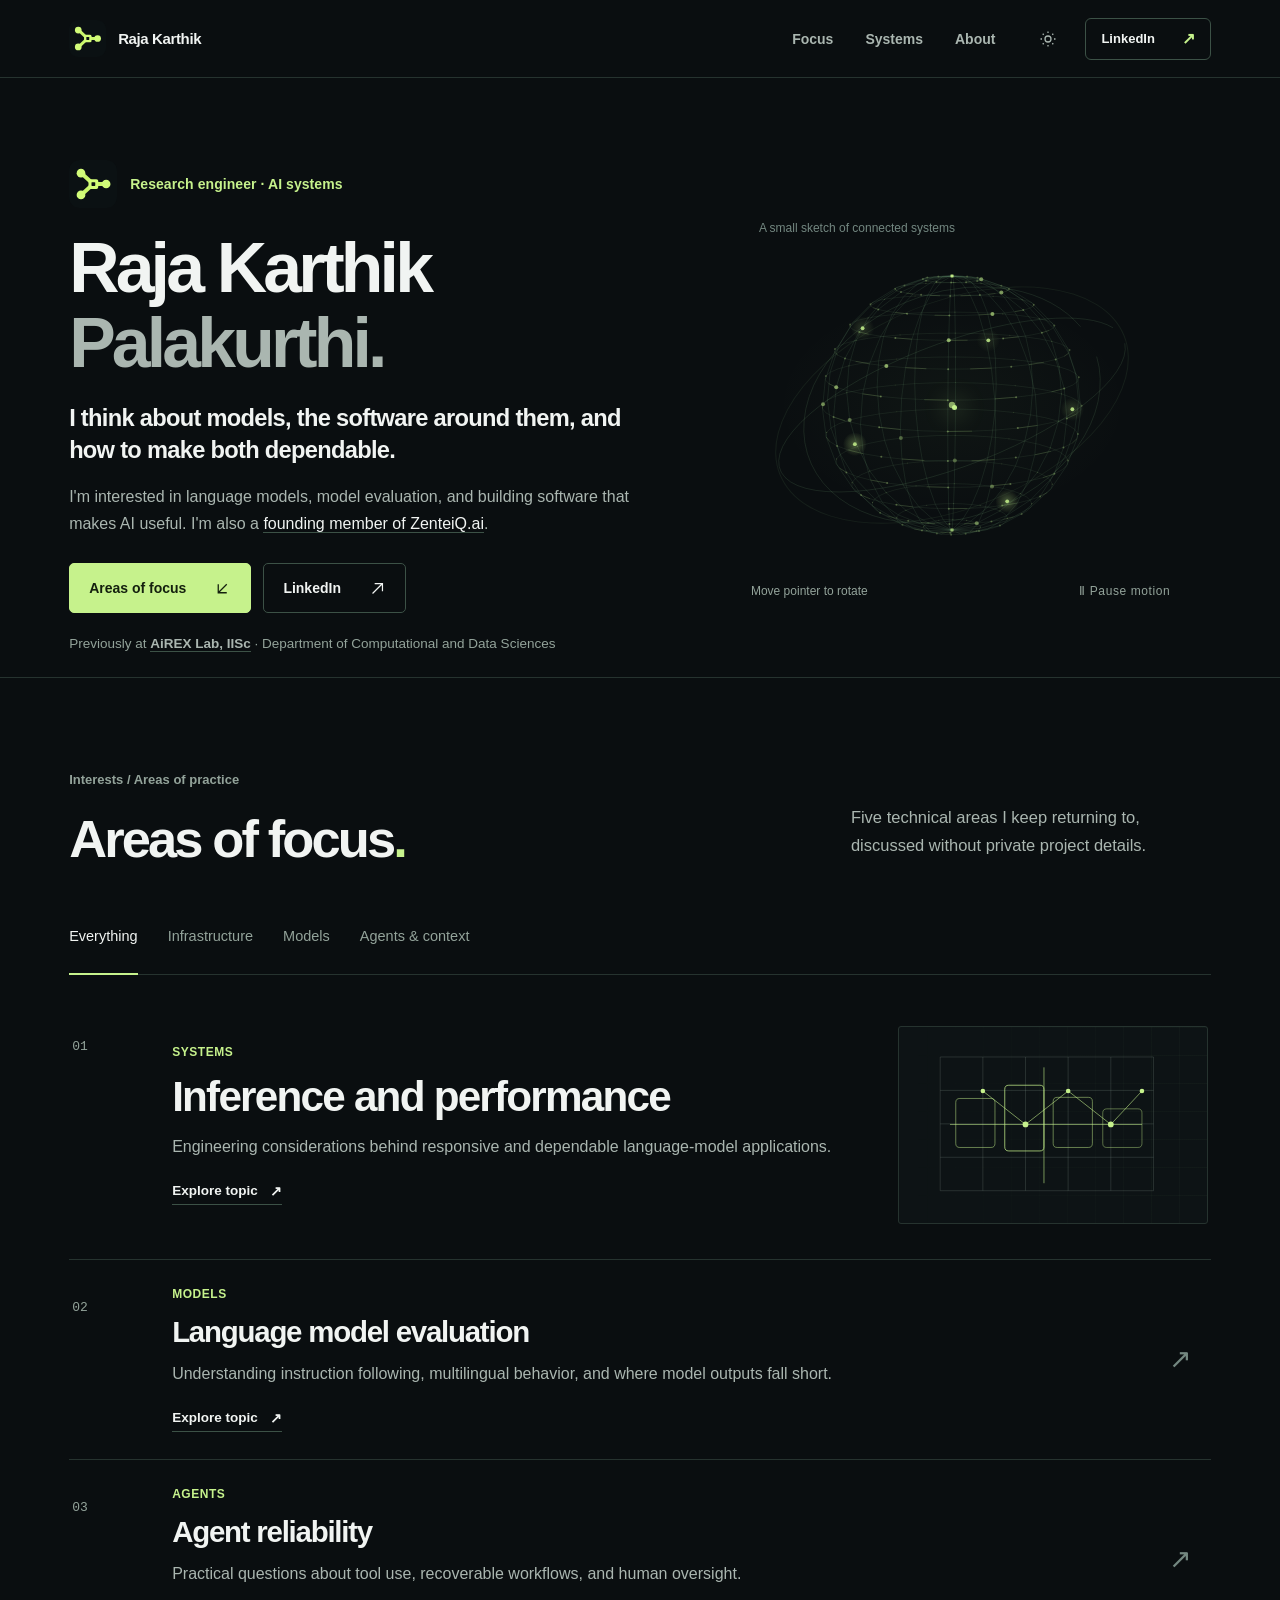
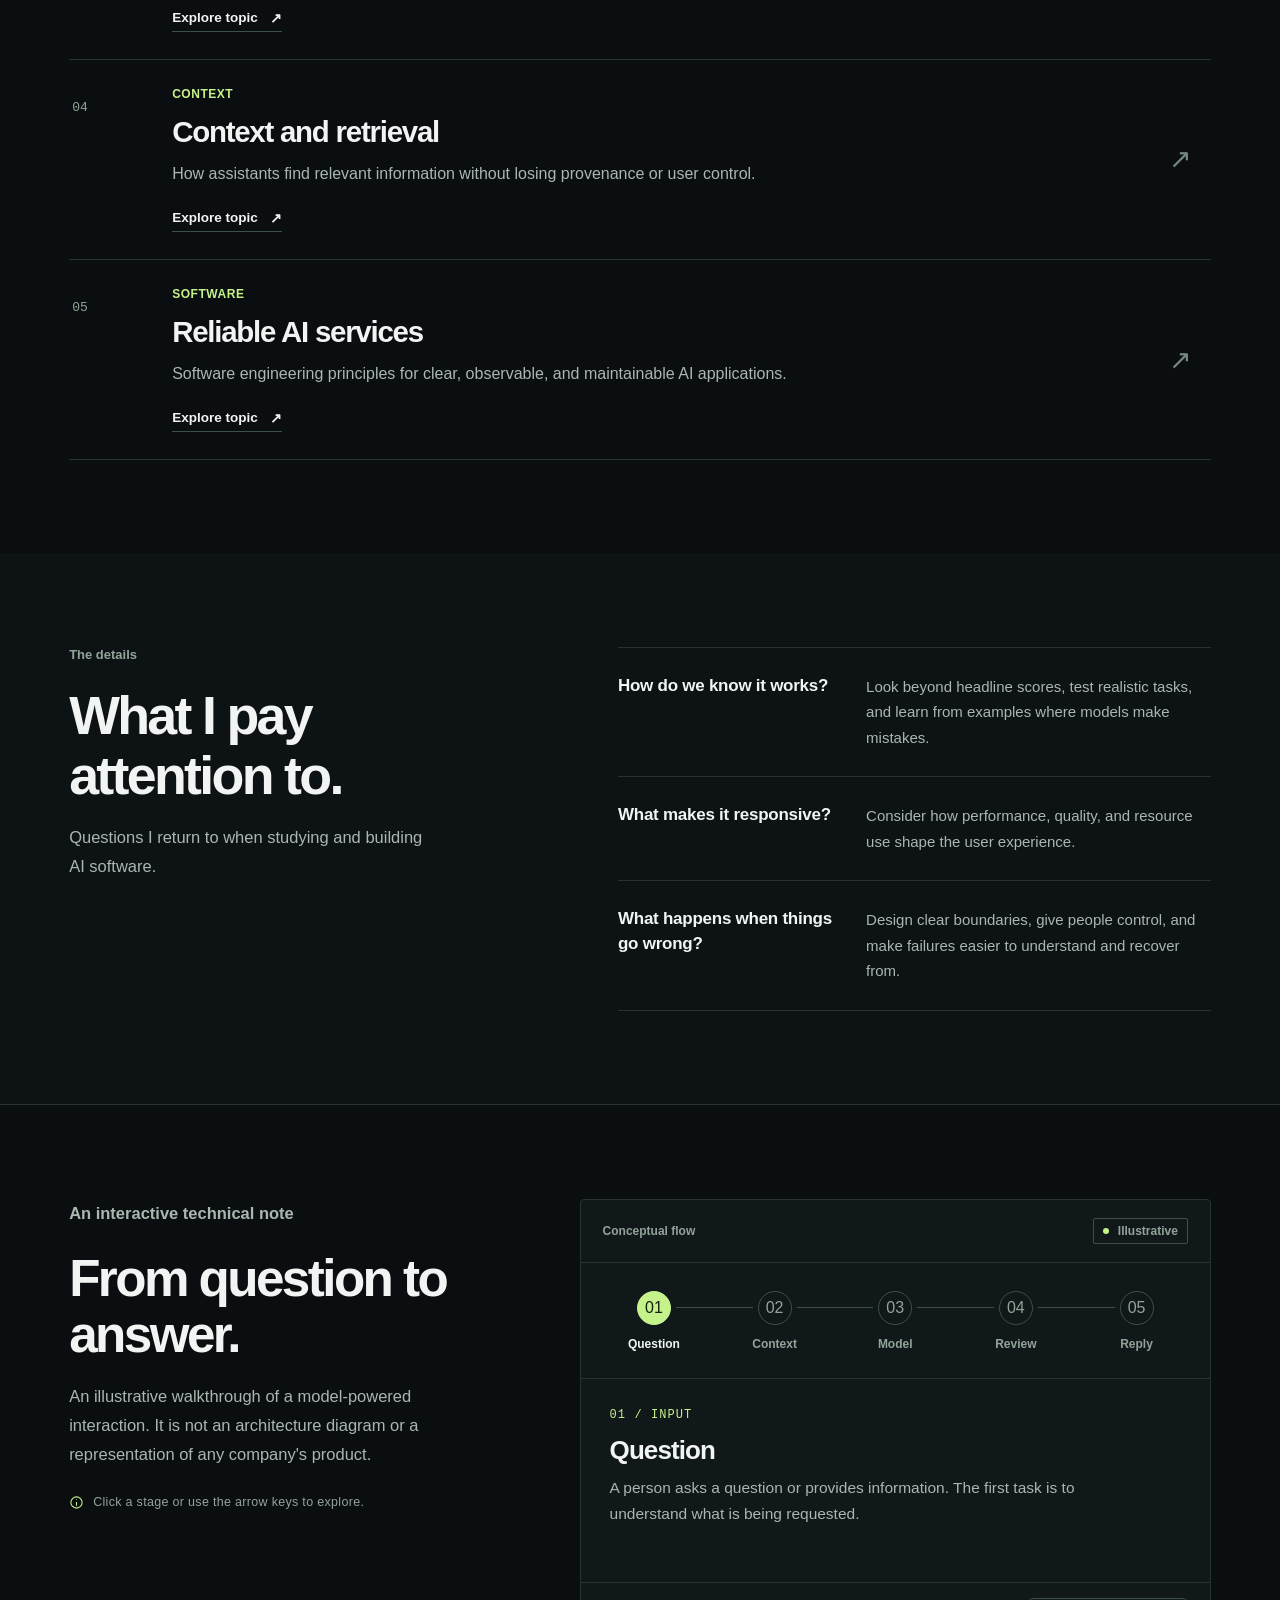
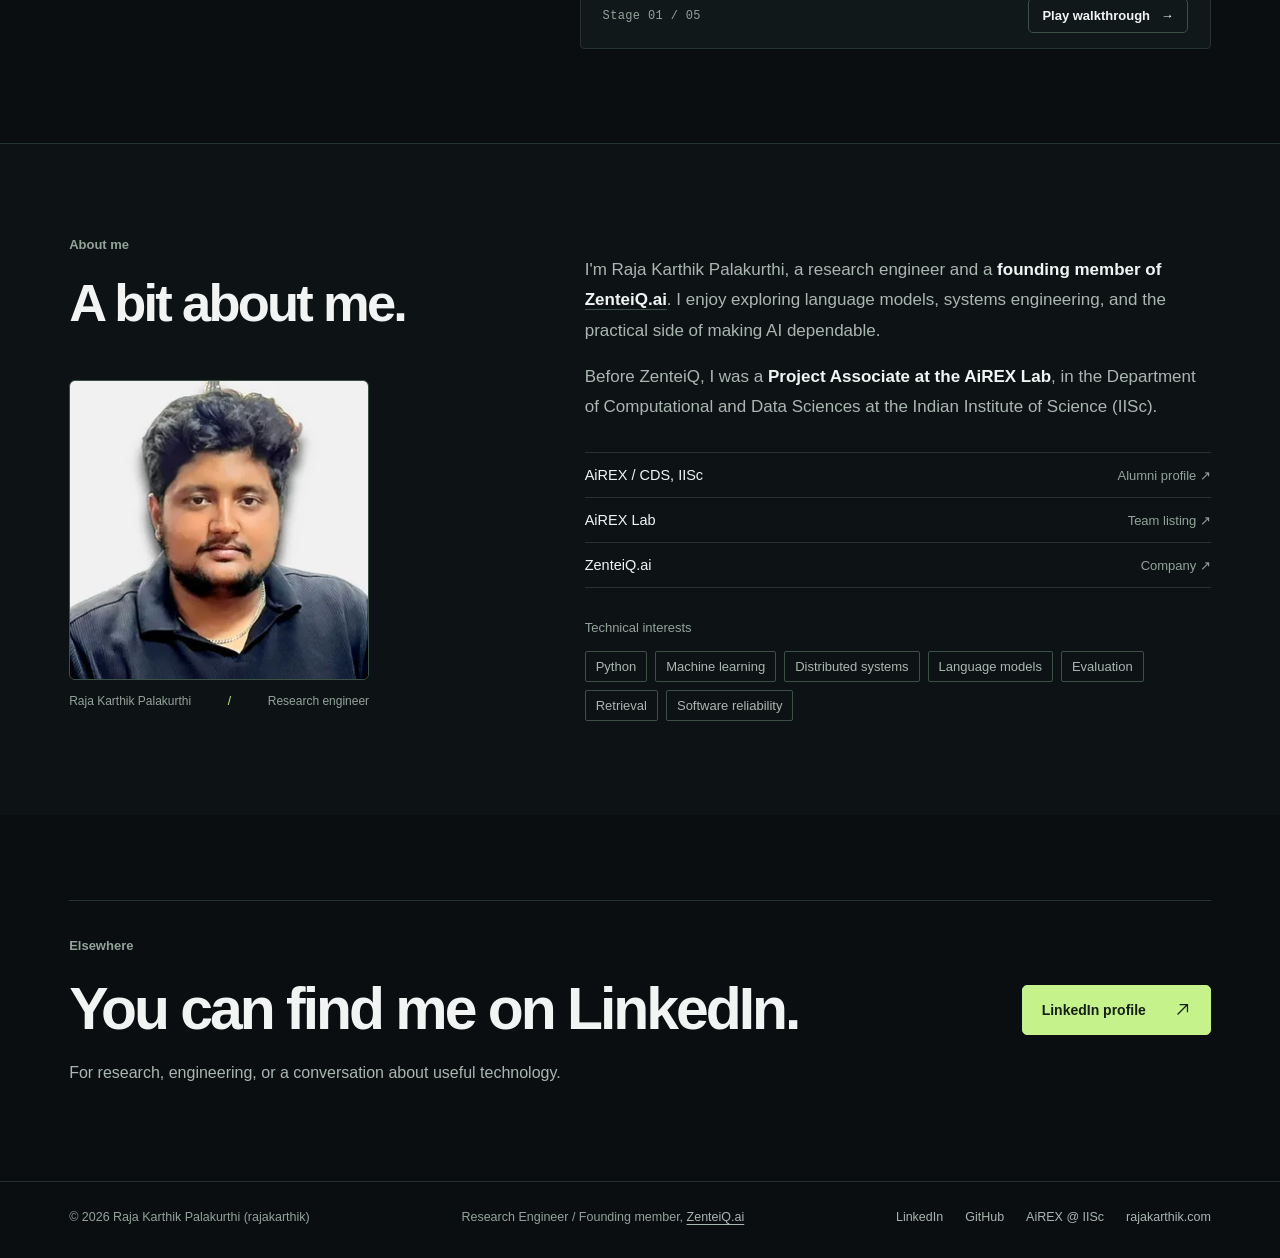
<file: index.html>
<!doctype html>
<html lang="en" data-theme="dark"><head>
<meta charset="utf-8"><meta name="viewport" content="width=device-width,initial-scale=1">
<meta name="color-scheme" content="dark light"><meta name="theme-color" content="#0a0e10">
<meta name="author" content="Raja Karthik Palakurthi">
<title>Raja Karthik Palakurthi | Research Engineer &amp; Founding Member at ZenteiQ.ai</title><meta name="description" content="Raja Karthik Palakurthi is a Research Engineer and founding member of ZenteiQ.ai. His interests include language models, AI systems, evaluation, and reliable software. Former Project Associate at AiREX Lab, IISc.">
<link rel="canonical" href="https://rajakarthik.com/"><link rel="describedby" type="text/plain" href="/llms.txt"><meta name="robots" content="index,follow,max-image-preview:large">
<meta property="og:type" content="website"><meta property="og:site_name" content="Raja Karthik Palakurthi"><meta property="og:locale" content="en_US">
<meta property="og:url" content="https://rajakarthik.com/"><meta property="og:title" content="Raja Karthik Palakurthi | Research Engineer &amp; Founding Member at ZenteiQ.ai">
<meta property="og:description" content="Raja Karthik Palakurthi is a Research Engineer and founding member of ZenteiQ.ai. His interests include language models, AI systems, evaluation, and reliable software. Former Project Associate at AiREX Lab, IISc."><meta property="og:image" content="https://rajakarthik.com/assets/og-portrait.png">
<meta property="og:image:type" content="image/png"><meta property="og:image:width" content="1200"><meta property="og:image:height" content="630">
<meta property="og:image:alt" content="Raja Karthik Palakurthi, Research Engineer and founding member of ZenteiQ.ai">
<meta name="twitter:card" content="summary_large_image"><meta name="twitter:image:alt" content="Raja Karthik Palakurthi, Research Engineer and founding member of ZenteiQ.ai"><meta name="twitter:title" content="Raja Karthik Palakurthi | Research Engineer &amp; Founding Member at ZenteiQ.ai"><meta name="twitter:description" content="Raja Karthik Palakurthi is a Research Engineer and founding member of ZenteiQ.ai. His interests include language models, AI systems, evaluation, and reliable software. Former Project Associate at AiREX Lab, IISc."><meta name="twitter:image" content="https://rajakarthik.com/assets/og-portrait.png">
<link rel="icon" href="/favicon.ico" type="image/x-icon" sizes="16x16 32x32 48x48 64x64">
<link rel="icon" type="image/svg+xml" sizes="any" href="/assets/favicon.svg">
<link rel="icon" type="image/png" sizes="48x48" href="/assets/favicon-48.png">
<link rel="icon" type="image/png" sizes="96x96" href="/assets/favicon-96.png">
<link rel="mask-icon" href="/assets/safari-pinned-tab.svg" color="#8fc348">
<link rel="apple-touch-icon" href="/apple-touch-icon.png" sizes="180x180"><link rel="manifest" href="/site.webmanifest">
<style>/* Raja Karthik Palakurthi — personal portfolio, 2026. Zero dependencies. */
:root {
  color-scheme: dark;
  --bg:#0a0e10; --bg-2:#0d1315; --panel:#10181a; --panel-2:#141e20;
  --ink:#f1f4f2; --ink-dim:#aab6b0; --muted:#93a39a; --subtle:#738780;
  --line:#26332f; --line-strong:#3c5146; --accent:#c6f28c; --accent-soft:#e1ffbc;
  --accent-ink:#14200e; --accent-wash:rgba(198,242,140,.08);
  --shadow:0 25px 80px rgba(0,0,0,.25); --section:clamp(88px,10vw,160px);
  --radius:12px;
}
html[data-theme="light"] {
  color-scheme:light;
  --bg:#f5f7f3; --bg-2:#ecf1ea; --panel:#ffffff; --panel-2:#eef3ed;
  --ink:#142019; --ink-dim:#3a5145; --muted:#4b6255; --subtle:#64766a;
  --line:#cedbd0; --line-strong:#abc0ad; --accent:#265c3a; --accent-soft:#1f5133;
  --accent-ink:#fff; --accent-wash:rgba(38,92,58,.07);
  --shadow:0 20px 55px rgba(30,70,35,.08);
}
*,*::before,*::after {box-sizing:border-box}
html{scroll-behavior:smooth;scroll-padding-top:86px}
body{margin:0;background:var(--bg);color:var(--ink);font-family:Inter,-apple-system,BlinkMacSystemFont,"Segoe UI",Arial,sans-serif;-webkit-font-smoothing:antialiased;text-rendering:optimizeLegibility;overflow-x:hidden}
body.dialog-open{overflow:hidden}
a{color:inherit;text-decoration:none}button{font:inherit}svg,img,canvas{max-width:100%}
button,a{-webkit-tap-highlight-color:transparent}
::selection{background:var(--accent);color:var(--accent-ink)}
:focus-visible{outline:2px solid var(--accent);outline-offset:4px}
.sr-only{position:absolute;clip-path:inset(50%);width:1px;height:1px;overflow:hidden;white-space:nowrap}
.container{width:min(100% - 2 * clamp(22px,5.8vw,90px),1340px);margin-inline:auto}
.skip-link{position:fixed;z-index:500;top:-70px;left:14px;padding:13px 18px;background:var(--accent);color:var(--accent-ink);border-radius:6px;font-weight:750}.skip-link:focus{top:15px}
.grain{position:fixed;inset:0;z-index:100;pointer-events:none;opacity:.12;background-image:url("data:image/svg+xml,%3Csvg viewBox='0 0 160 160' xmlns='http://www.w3.org/2000/svg'%3E%3Cfilter id='noise'%3E%3CfeTurbulence type='fractalNoise' baseFrequency='.68' numOctaves='2' stitchTiles='stitch'/%3E%3C/filter%3E%3Crect width='100%25' height='100%25' filter='url(%23noise)' opacity='.13'/%3E%3C/svg%3E")}
.reading-progress{position:fixed;left:0;top:0;right:0;height:2px;z-index:350;pointer-events:none}.reading-progress span{display:block;width:0;height:100%;background:var(--accent);box-shadow:0 0 14px var(--accent)}
/* Navigation */
.header{height:78px;border-bottom:1px solid var(--line);background:color-mix(in srgb,var(--bg) 90%,transparent);backdrop-filter:blur(17px);-webkit-backdrop-filter:blur(17px);position:sticky;top:0;z-index:90}
.nav{height:100%;display:flex;align-items:center;gap:32px;justify-content:space-between}
.brand{display:inline-flex;align-items:center;gap:11px;min-width:220px;white-space:nowrap}.brand-mark{height:29px;width:29px;color:var(--accent)}.brand-label{font-family:ui-monospace,SFMono-Regular,Consolas,"Liberation Mono",monospace;font-size:12.5px;font-weight:650;letter-spacing:.15em}.brand-dot{color:var(--accent)}
.nav-links{display:flex;align-items:center;gap:32px;margin-left:auto}.nav-links a{font-size:13.5px;color:var(--ink-dim);font-weight:550;transition:color .2s}.nav-links a:hover,.nav-links a[aria-current="page"]{color:var(--accent)}
.nav-actions{display:flex;align-items:center;gap:16px}.icon-btn{width:42px;height:42px;display:grid;place-items:center;cursor:pointer;border:1px solid transparent;border-radius:8px;background:transparent;color:var(--ink-dim);transition:background .2s,color .2s}.icon-btn:hover{color:var(--ink);background:var(--accent-wash)}.icon-btn svg{width:18px;height:18px}.icon-btn .moon{display:none}html[data-theme="light"] .icon-btn .moon{display:block}html[data-theme="light"] .icon-btn .sun{display:none}
.nav-cta{display:inline-flex;align-items:center;gap:27px;min-height:42px;padding:0 15px;border:1px solid var(--line-strong);border-radius:6px;font-size:13px;font-weight:600;transition:border-color .2s,background .2s}.nav-cta:hover{border-color:var(--accent);background:var(--accent-wash)}.nav-cta span{font-size:16px;color:var(--accent)}
.mobile-menu{display:none;border:1px solid var(--line);background:none;width:42px;height:42px;border-radius:6px;color:var(--ink);cursor:pointer;align-items:center;justify-content:center}.mobile-menu svg{width:20px;height:20px}
/* Shared */
.mono,.eyebrow,.section-index,.micro,.feature-index,.label,.tag,.item-meta,.visual-hud,.visual-foot,.orb-chip,.flow-step-num,.flow-meta,.footer,.project-kicker,.breadcrumb,.technical-meta,.work-small,.project-list li::marker{font-family:ui-monospace,SFMono-Regular,Consolas,"Liberation Mono",monospace}
.eyebrow,.section-index{font-size:13px;letter-spacing:.10em;font-weight:600;color:var(--muted)}
.signal{display:inline-block;width:7px;height:7px;border-radius:50%;background:var(--accent);box-shadow:0 0 12px rgba(198,242,140,.35);margin-right:11px;vertical-align:2px}
.lead{font-size:clamp(17px,1.65vw,21px);line-height:1.6;color:var(--ink-dim)}
.btn{min-height:50px;display:inline-flex;align-items:center;justify-content:space-between;gap:28px;padding:0 19px;border:1px solid var(--line-strong);border-radius:5px;font-size:14px;font-weight:680;transition:transform .2s,border-color .2s,background .2s;cursor:pointer}
.btn:hover{transform:translateY(-2px);border-color:var(--accent)}.btn:active{transform:translateY(0)}.btn svg{width:17px;height:17px}.btn-primary{background:var(--accent);border-color:var(--accent);color:var(--accent-ink)}.btn-primary:hover{background:var(--accent-soft);border-color:var(--accent-soft)}.btn-ghost{background:transparent;color:var(--ink)}.btn-ghost:hover{background:var(--accent-wash)}
.section{padding-block:var(--section)}.section-rule{height:1px;background:var(--line)}.section-head{display:flex;align-items:end;justify-content:space-between;gap:32px;margin-bottom:35px}.section-head h2{font-size:clamp(37px,4.6vw,65px);line-height:1.07;letter-spacing:-.065em;margin:18px 0 0;font-weight:640}.section-head>p{font-size:16.5px;line-height:1.7;color:var(--ink-dim);max-width:370px;margin:0 0 4px}.index-line{display:flex;align-items:center;gap:14px;color:var(--muted);font-size:12.5px;font-family:ui-monospace,SFMono-Regular,Consolas,monospace;letter-spacing:.11em}.index-line::after{content:"";width:45px;height:1px;background:var(--accent)}
/* Hero */
.hero{padding-top:clamp(50px,7.5vw,108px)}.hero-main{display:grid;grid-template-columns:minmax(0,1.02fr) minmax(0,.98fr);gap:clamp(20px,3.5vw,64px);align-items:center;min-height:580px}
.hero-copy{padding:20px 0 50px;position:relative;z-index:2}.hero h1{font-size:clamp(57px,6.3vw,105px);line-height:1.035;letter-spacing:-.072em;font-weight:500;margin:31px -80px 25px 0;white-space:nowrap}.hero h1 span{color:var(--ink-dim)}
.hero-statement{font-size:clamp(22px,2.2vw,30px);line-height:1.37;letter-spacing:-.035em;max-width:550px;font-weight:480;margin:0 0 20px}.hero-description{font-size:16.8px;line-height:1.7;max-width:550px;color:var(--ink-dim);margin:0 0 32px}.hero-buttons{display:flex;flex-wrap:wrap;gap:12px}
.hero-visual{width:100%;min-height:510px;position:relative;isolation:isolate}.visual-caption{position:absolute;top:10px;left:9%;right:5%;display:flex;justify-content:space-between;align-items:center;gap:20px;z-index:3}.visual-hud{font-size:12px;letter-spacing:.1em;color:var(--muted)}.visual-hud:last-child{color:var(--subtle)}
.orb-stage{position:absolute;inset:23px 0 52px;overflow:hidden;border-radius:50%;background:radial-gradient(ellipse 46% 43% at 50% 50%,rgba(171,239,133,.035),transparent 79%)}.orb-stage::before{content:"";position:absolute;inset:11% 12%;border-radius:50%;border:1px solid rgba(155,216,139,.085);transform:rotate(-22deg) scaleY(.79)}.orb-stage::after{content:"";position:absolute;left:50%;top:50%;width:5px;height:5px;border-radius:50%;background:var(--accent);box-shadow:0 0 25px 6px rgba(198,242,140,.22)}
.orb-stage canvas{width:100%;height:100%;display:block;position:relative;z-index:2}
.orb-chip{position:absolute;z-index:4;border:1px solid var(--line-strong);background:color-mix(in srgb,var(--bg) 87%,transparent);backdrop-filter:blur(5px);border-radius:3px;padding:8px 11px;font-size:11.5px;letter-spacing:.075em;color:var(--ink-dim);pointer-events:none}.orb-chip::before{content:"";display:inline-block;width:5px;height:5px;margin-right:9px;background:var(--accent);vertical-align:2px}.orb-chip.chip-a{left:5%;top:31%}.orb-chip.chip-b{right:1%;top:43%}.orb-chip.chip-c{left:15%;bottom:23%}.orb-chip.chip-d{right:8%;bottom:22%}
.visual-foot{position:absolute;left:9%;right:5%;bottom:10px;display:flex;align-items:center;justify-content:space-between;gap:12px;color:var(--subtle);font-size:12px;letter-spacing:.09em}.visual-foot .motion-button{background:transparent;border:0;padding:8px 2px;color:var(--muted);cursor:pointer;font-family:inherit;font-size:12px;letter-spacing:.05em}.motion-button:hover{color:var(--accent)}
.hero-bottom{border-top:1px solid var(--line);border-bottom:1px solid var(--line);padding:23px 0;margin-top:20px;display:flex;align-items:center;gap:22px;flex-wrap:wrap;font-size:13px;color:var(--ink-dim)}.hero-bottom .item-meta{color:var(--muted);letter-spacing:.08em;font-size:12.5px;margin-right:16px}.hero-bottom .separator{opacity:.4;color:var(--accent)}.hero-bottom .end{margin-left:auto;font-size:12px;color:var(--muted)}
/* Work */
.work{padding-top:clamp(93px,9vw,132px)}.filters{display:flex;gap:8px;flex-wrap:wrap;margin:5px 0 26px}.filter{background:transparent;border:1px solid var(--line);border-radius:5px;color:var(--muted);padding:11px 15px;cursor:pointer;font-size:13px;font-weight:630;min-height:40px;transition:background .2s,color .2s,border-color .2s}.filter:hover,.filter:focus-visible{border-color:var(--line-strong);color:var(--ink)}.filter[aria-pressed="true"]{background:var(--accent);color:var(--accent-ink);border-color:var(--accent)}
.work-grid{display:grid;grid-template-columns:repeat(2,minmax(0,1fr));gap:16px}.project-card{border:1px solid var(--line);border-radius:10px;background:var(--panel);position:relative;overflow:hidden;min-width:0;display:flex;flex-direction:column;transition:transform .25s,border-color .25s,box-shadow .25s}.project-card:hover{transform:translateY(-4px);border-color:var(--line-strong);box-shadow:var(--shadow)}.project-card[hidden]{display:none!important}.project-card.featured{grid-column:1/-1;display:grid;grid-template-columns:1.13fr .87fr;min-height:340px}.project-copy{padding:clamp(25px,3.5vw,41px);display:flex;flex-direction:column;flex:1}.project-kicker{font-size:12px;letter-spacing:.09em;color:var(--muted);display:flex;align-items:center;justify-content:space-between;gap:20px}.project-kicker span:last-child{color:var(--accent)}.project-card h3{font-size:clamp(25px,2.25vw,37px);line-height:1.16;letter-spacing:-.047em;font-weight:630;margin:22px 0 12px}.project-card:not(.featured) h3{font-size:clamp(24px,2.3vw,30px)}.project-card p{color:var(--ink-dim);font-size:15.8px;line-height:1.72;margin:0;max-width:510px}.project-footer{display:flex;justify-content:space-between;align-items:end;gap:20px;margin-top:auto;padding-top:37px}.tag-list{display:flex;flex-wrap:wrap;gap:8px}.tag{font-size:12px;letter-spacing:.015em;color:var(--ink-dim);border:1px solid var(--line-strong);padding:7px 9px;border-radius:3px;white-space:nowrap}.project-link{width:39px;height:39px;border:1px solid var(--line-strong);display:grid;place-items:center;border-radius:5px;flex:none;transition:background .2s,color .2s,border-color .2s}.project-link svg{width:19px;height:19px}.project-card:hover .project-link,.project-link:hover{background:var(--accent);border-color:var(--accent);color:var(--accent-ink)}.project-card.featured .project-copy{padding:44px 48px}.project-card.featured h3{font-size:clamp(30px,3.2vw,47px)}
.project-art{height:145px;position:relative;overflow:hidden;background:radial-gradient(circle at 75% 45%,rgba(168,241,125,.085),transparent 60%),linear-gradient(170deg,var(--panel-2),var(--panel));border-bottom:1px solid var(--line)}.project-art svg{width:100%;height:100%;display:block;overflow:visible}.project-art .line,.detail-visual .line{stroke:var(--accent);stroke-width:1;fill:none}.project-art .dim-line,.detail-visual .dim-line{stroke:var(--muted);stroke-opacity:.35;stroke-width:1;fill:none}.project-art .node,.detail-visual .node{fill:var(--accent)}.project-art .box,.detail-visual .box{stroke:var(--line-strong);fill:var(--panel);stroke-width:1}.project-card.featured .project-art{height:auto;border:0;border-left:1px solid var(--line)}.project-art::after{content:"";position:absolute;inset:0;pointer-events:none;background-image:linear-gradient(rgba(174,237,151,.03) 1px,transparent 1px),linear-gradient(90deg,rgba(174,237,151,.03) 1px,transparent 1px);background-size:28px 28px;mask-image:linear-gradient(90deg,transparent,#000)}.project-card:hover .project-art .pulse{animation:blink 1.35s ease-in-out infinite alternate}.project-art .moving-dot{animation:floaty 5s ease-in-out infinite}.project-art .moving-dot.slow{animation-delay:-2.5s}
/* Focus */
.focus{background:var(--bg-2);border-block:1px solid var(--line)}.focus-grid{display:grid;grid-template-columns:repeat(3,minmax(0,1fr));border-top:1px solid var(--line);margin-top:39px}.focus-card{padding:29px 28px 8px;border-right:1px solid var(--line)}.focus-card:first-child{padding-left:0}.focus-card:last-child{border:0}.focus-number{font:600 12px ui-monospace,SFMono-Regular,Consolas,monospace;color:var(--accent)}.focus-card h3{font-size:22px;letter-spacing:-.03em;font-weight:640;margin:25px 0 10px}.focus-card p{color:var(--ink-dim);font-size:15.5px;line-height:1.7;max-width:350px;margin:0 0 20px}
/* systems explorer */
.systems-grid{display:grid;grid-template-columns:minmax(0,.8fr) minmax(0,1.2fr);gap:clamp(38px,7vw,100px);align-items:start}.systems-copy h2{font-size:clamp(37px,4.35vw,60px);line-height:1.1;letter-spacing:-.058em;font-weight:640;margin:22px 0 19px}.systems-copy>p{max-width:450px;color:var(--ink-dim);font-size:16.5px;line-height:1.75}.systems-note{font-size:12.5px;letter-spacing:.025em;color:var(--muted);margin-top:26px;display:flex;gap:9px;align-items:center}.systems-note svg{width:15px;height:15px;color:var(--accent)}
.explorer{border:1px solid var(--line);border-radius:10px;background:var(--panel);overflow:hidden}.explorer-top{padding:18px 22px;display:flex;justify-content:space-between;gap:20px;align-items:center;border-bottom:1px solid var(--line)}.explorer-top .mono{font-size:12px;color:var(--muted);letter-spacing:.085em}.explorer-top .status{font-size:12px;color:var(--accent);display:flex;align-items:center;gap:9px}.explorer-top .status::before{content:"";height:6px;width:6px;border-radius:50%;background:var(--accent)}
.flow-steps{display:grid;grid-template-columns:repeat(5,1fr);border-bottom:1px solid var(--line);padding:20px 13px 17px}.flow-step{position:relative;display:flex;flex-direction:column;align-items:center;gap:11px;background:transparent;border:0;min-width:0;padding:8px 2px;cursor:pointer;color:var(--muted)}.flow-step:not(:last-child)::after{content:"";position:absolute;top:24px;left:calc(50% + 22px);width:calc(100% - 44px);border-top:1px solid var(--line-strong);pointer-events:none}.flow-step-circle{width:34px;height:34px;border-radius:50%;display:grid;place-items:center;border:1px solid var(--line-strong);background:var(--panel);transition:background .2s,border-color .2s,color .2s;position:relative;z-index:1}.flow-step-circle svg{height:17px;width:17px}.flow-step[aria-selected="true"]{color:var(--ink)}.flow-step[aria-selected="true"] .flow-step-circle{background:var(--accent);border-color:var(--accent);color:var(--accent-ink);box-shadow:0 0 0 6px var(--accent-wash)}.flow-step:not([aria-selected="true"]):hover .flow-step-circle{border-color:var(--accent)}.flow-step span:last-child{font-size:12px;font-weight:620;text-align:center;line-height:1.45}.flow-detail{padding:25px 29px 27px;min-height:203px}.flow-meta{font-size:12px;letter-spacing:.09em;color:var(--accent)}.flow-detail h3{margin:13px 0 9px;letter-spacing:-.035em;font-size:26px;font-weight:635}.flow-detail p{color:var(--ink-dim);line-height:1.65;font-size:15.5px;max-width:530px;margin:0}.flow-bottom{display:flex;align-items:center;justify-content:space-between;gap:18px;border-top:1px solid var(--line);padding:15px 22px}.flow-bottom .mono{color:var(--muted);font-size:12px;letter-spacing:.03em}.trace-button{display:inline-flex;align-items:center;gap:12px;border:1px solid var(--line-strong);background:transparent;border-radius:5px;color:var(--ink);font-size:12.5px;font-weight:650;min-height:35px;padding:0 13px;cursor:pointer}.trace-button:hover{border-color:var(--accent);color:var(--accent)}.trace-button svg{width:15px;height:15px}
/* About + contact */
.about{border-top:1px solid var(--line);background:var(--bg-2)}.about-wrap{display:grid;grid-template-columns:minmax(0,.9fr) minmax(0,1.1fr);gap:clamp(40px,9vw,150px)}.about h2{font-size:clamp(37px,4.7vw,66px);letter-spacing:-.062em;font-weight:640;line-height:1.08;margin:22px 0}.about-copy{padding-top:18px}.about-copy p{font-size:17px;line-height:1.8;color:var(--ink-dim);margin:0 0 16px}.about-copy p strong{color:var(--ink);font-weight:620}.about-tech{border-top:1px solid var(--line);margin-top:26px;padding-top:24px;display:grid;grid-template-columns:110px 1fr;gap:24px}.about-tech .mono{color:var(--muted);font-size:12px;line-height:1.8}.tech-tags{display:flex;flex-wrap:wrap;gap:8px}.tech-tags span{font-size:13px;border:1px solid var(--line-strong);border-radius:3px;color:var(--ink-dim);padding:7px 10px}
.contact{padding-block:clamp(90px,9vw,145px)}.contact-inner{border-top:1px solid var(--line);padding-top:37px;display:flex;align-items:end;justify-content:space-between;gap:35px}.contact h2{font-size:clamp(44px,6.2vw,88px);line-height:1.07;letter-spacing:-.072em;max-width:730px;font-weight:635;margin:22px 0 0}.contact h2 span{color:var(--accent)}.contact-buttons{display:flex;gap:10px;flex-wrap:wrap;padding-bottom:5px}.footer{border-top:1px solid var(--line);padding:28px 0 34px;color:var(--muted);font-size:12.5px;letter-spacing:.035em}.footer-content{display:flex;justify-content:space-between;gap:20px;align-items:center;flex-wrap:wrap}.footer-content a{color:var(--ink-dim)}.footer-content a:hover{color:var(--accent)}
/* Detail pages */
.inner-page .header{margin-bottom:0}.detail-hero{padding-top:clamp(55px,7vw,108px);padding-bottom:68px}.breadcrumb{display:flex;align-items:center;gap:9px;font-size:12.5px;letter-spacing:.05em;color:var(--muted);margin-bottom:42px}.breadcrumb a{color:var(--ink-dim)}.breadcrumb a:hover{color:var(--accent)}.detail-hero .eyebrow{font-size:12.5px}.detail-hero h1{font-size:clamp(53px,6.3vw,92px);line-height:1.055;letter-spacing:-.069em;font-weight:630;max-width:960px;margin:27px 0 26px}.detail-hero .lede{font-size:clamp(19px,2vw,25px);line-height:1.58;color:var(--ink-dim);max-width:760px;margin:0}.detail-meta{display:flex;gap:10px;flex-wrap:wrap;margin-top:32px}.detail-content{display:grid;grid-template-columns:minmax(0,.38fr) minmax(0,.62fr);gap:clamp(35px,7vw,110px);padding-block:68px 130px;border-top:1px solid var(--line)}.detail-aside{font-size:12.5px;color:var(--muted);letter-spacing:.12em}.detail-main h2{font-size:clamp(28px,3vw,41px);letter-spacing:-.04em;line-height:1.2;margin:0 0 20px;font-weight:620}.detail-main p{font-size:17px;line-height:1.84;color:var(--ink-dim);margin:0 0 22px}.detail-main h3{font-size:22px;line-height:1.3;letter-spacing:-.025em;margin:48px 0 21px}.project-list{list-style:decimal-leading-zero;padding-left:32px;margin:0}.project-list li{padding:0 0 17px 10px;color:var(--ink-dim);font-size:16px;line-height:1.7}.project-list li::marker{color:var(--accent);font-size:12px}.detail-callout{border-left:2px solid var(--accent);padding:20px 24px;background:var(--accent-wash);margin:42px 0 0;color:var(--ink-dim);line-height:1.7;font-size:16px}.detail-back{display:flex;gap:10px;align-items:center;color:var(--accent);font-size:14px;font-weight:660;margin-top:35px;width:max-content}.detail-back:hover{text-decoration:underline}.detail-visual{border-top:1px solid var(--line);margin-top:58px;position:relative;height:200px;background:radial-gradient(ellipse at 55% 50%,var(--accent-wash),transparent 60%);display:flex;align-items:center;justify-content:center;overflow:hidden}.detail-visual svg{max-height:160px;max-width:540px;width:80%}.detail-visual .thin{stroke:var(--accent);stroke-opacity:.7;fill:none}.detail-visual .faint{stroke:var(--muted);stroke-opacity:.45;fill:none}.detail-visual .point{fill:var(--accent)}
/* Microinteractions */
.reveal{opacity:1;transform:none}html.js-ready .reveal{opacity:0;transform:translateY(18px);transition:opacity .7s ease,transform .7s ease}html.js-ready .reveal.in-view{opacity:1;transform:none}
@keyframes blink{from{opacity:.38}to{opacity:1}}@keyframes floaty{0%,100%{transform:translateY(0)}50%{transform:translateY(-6px)}}
/* Responsive */
@media(max-width:1100px){.hero h1{font-size:clamp(55px,6.4vw,83px)}.hero-main{min-height:535px}.hero-visual{min-height:455px}.brand{min-width:185px}.nav-links{gap:22px}.project-card.featured .project-copy{padding:35px}}
@media(max-width:880px){.hero-main{grid-template-columns:1fr;gap:0}.hero-copy{padding-bottom:15px}.hero h1{margin-right:0;font-size:clamp(58px,9vw,90px)}.hero-visual{max-width:600px;width:100%;margin:14px auto 18px;min-height:500px}.hero-bottom{margin-top:0}.nav-links{gap:19px}.systems-grid,.about-wrap{grid-template-columns:1fr;gap:32px}.systems-copy h2,.about h2{max-width:710px}.focus-card{padding-inline:20px}.contact-inner{align-items:start;flex-direction:column}.project-card.featured{min-height:300px}}
@media(max-width:690px){:root{--section:86px}.container{width:calc(100% - 42px)}.header{height:70px}.brand{min-width:auto}.nav-links{display:none;position:absolute;top:69px;left:0;right:0;z-index:95;background:var(--bg);border-bottom:1px solid var(--line);padding:22px;flex-direction:column;align-items:start;gap:22px}.nav-links.open{display:flex}.nav-links a{font-size:16px}.mobile-menu{display:flex}.nav-cta{display:none}.nav-actions{gap:7px}.hero{padding-top:45px}.hero h1{font-size:clamp(46px,10.7vw,72px);letter-spacing:-.069em;white-space:normal;margin:27px 0 23px}.hero-statement{font-size:23px}.hero-description{font-size:16px}.hero-visual{min-height:390px;margin:10px auto 3px}.orb-chip{font-size:10.5px;padding:6px 8px}.orb-chip.chip-a{left:0%;top:32%}.orb-chip.chip-b{right:0}.orb-chip.chip-c{left:8%}.orb-chip.chip-d{right:3%}.hero-bottom{gap:10px 16px;padding:19px 0}.hero-bottom .end{display:none}.hero-bottom .item-meta{flex-basis:100%}.section-head{display:block}.section-head>p{margin-top:19px;max-width:520px}.work-grid{grid-template-columns:1fr;gap:14px}.project-card.featured{grid-column:auto;display:flex;min-height:0}.project-card.featured .project-art{height:160px;order:0;border-bottom:1px solid var(--line);border-left:0}.project-card.featured .project-copy{order:1;padding:29px}.project-art{height:145px}.project-copy{padding:27px}.project-card.featured h3,.project-card h3{font-size:29px}.project-footer{padding-top:26px}.focus-grid{grid-template-columns:1fr}.focus-card,.focus-card:first-child{padding:25px 0 24px;border:0;border-bottom:1px solid var(--line)}.focus-card:last-child{border-bottom:0}.focus-card h3{margin-top:15px}.systems-grid{gap:31px}.flow-detail{min-height:225px;padding:23px}.flow-step span:last-child{font-size:11px}.flow-steps{padding:18px 6px}.flow-bottom{padding:14px}.about-wrap{gap:10px}.about-copy{padding-top:0}.about-tech{grid-template-columns:1fr;gap:10px}.contact h2{font-size:clamp(43px,9.2vw,68px)}.detail-hero h1{font-size:clamp(47px,10vw,68px)}.detail-content{grid-template-columns:1fr;gap:20px;padding-bottom:90px}.detail-hero{padding-bottom:48px}.detail-visual{height:150px}}
@media(max-width:410px){.container{width:calc(100% - 34px)}.brand-label{font-size:11.5px}.brand-mark{width:26px;height:26px}.hero h1{font-size:clamp(40px,10.7vw,53px)}.hero-statement{font-size:21px}.hero-visual{min-height:330px}.visual-hud{font-size:10.8px}.orb-chip{font-size:10px}.orb-chip.chip-d{display:none}.hero-buttons .btn{font-size:12.5px;gap:14px;padding-inline:13px}.hero-bottom{font-size:12.5px}.flow-step span:last-child{font-size:10.5px}.flow-step-circle{width:30px;height:30px}.flow-step:not(:last-child)::after{top:22px;left:calc(50% + 21px);width:calc(100% - 42px)}.flow-detail h3{font-size:24px}}
@media(prefers-reduced-motion:reduce){*,*::before,*::after{scroll-behavior:auto!important;animation-duration:.01ms!important;animation-iteration-count:1!important;transition-duration:.01ms!important}html.js-ready .reveal{opacity:1;transform:none}}

/* 2026 editorial revision: use the original graphite/lime identity without template-like cards. */
body{font-family:-apple-system,BlinkMacSystemFont,"Segoe UI",Helvetica,Arial,sans-serif;letter-spacing:0}
.grain,.reading-progress{display:none!important}
.header{background:var(--bg);backdrop-filter:none;-webkit-backdrop-filter:none}
.brand{gap:12px;min-width:190px}.brand-initials{color:var(--accent);font-size:22px;font-weight:720;letter-spacing:-.09em;line-height:1}
.brand-label{font-family:inherit;text-transform:none;letter-spacing:-.025em;font-size:15px;font-weight:630;color:var(--ink)}
.nav-links a{font-size:14px}
.hero{padding-top:clamp(58px,8vw,113px)}
.hero-main{min-height:575px;grid-template-columns:minmax(0,1.11fr) minmax(0,.89fr);gap:clamp(35px,6vw,92px);align-items:center}
.hero-copy{padding:18px 0 60px}.hero .eyebrow{letter-spacing:.005em;font-family:inherit;font-size:14px;font-weight:550;color:var(--accent);text-transform:none}
.hero h1{font-size:clamp(58px,6.6vw,98px);line-height:1.065;letter-spacing:-.064em;font-weight:620;margin:29px 0 30px}
.hero-statement{font-size:clamp(23px,2.1vw,31px);line-height:1.29;max-width:660px;letter-spacing:-.03em;font-weight:560}
.hero-description{max-width:635px;font-size:17px;line-height:1.72;color:var(--ink-dim)}
.hero-description a,.about-copy a,.hero-affiliation a{color:var(--ink);border-bottom:1px solid var(--line-strong);transition:border-color .2s,color .2s}
.hero-description a:hover,.about-copy a:hover,.hero-affiliation a:hover{color:var(--accent);border-color:var(--accent)}
.hero-affiliation{max-width:520px;margin:26px 0 0;color:var(--muted);font-size:13.5px;line-height:1.65}
.hero-affiliation a{font-weight:620;color:var(--ink-dim)}
.hero-visual{min-height:505px;max-height:590px;border:0;background:transparent}
.visual-caption{padding:0 8px}.visual-hud{font-family:inherit;text-transform:none;letter-spacing:0;font-size:12px;color:var(--subtle)}
.visual-foot{color:var(--muted);font-family:inherit;font-size:12px;letter-spacing:0}
.orb-stage{min-height:420px;max-height:480px}
.hero-bottom,.orb-chip{display:none!important}
.section{padding-block:clamp(86px,8vw,126px)}
.small-index{font-size:13px;font-weight:570;letter-spacing:0;color:var(--muted);margin:0 0 23px}
.section-head{align-items:end;gap:50px;margin-bottom:48px}
.section-head h2{font-size:clamp(42px,5vw,70px);line-height:1.09;font-weight:615;letter-spacing:-.055em;margin:0}
.section-head>p{font-size:16.5px;line-height:1.7;max-width:360px;margin:0 0 8px;color:var(--ink-dim)}
.accent-punct{color:var(--accent)}
.work{border-top:1px solid var(--line)}
.filters{display:flex;gap:30px;flex-wrap:wrap;margin:0 0 25px;padding:0 0 19px;border-bottom:1px solid var(--line)}
.filter,.filter[aria-pressed="true"]{border:0!important;background:transparent!important;color:var(--muted);font-family:inherit;font-weight:520;letter-spacing:0;font-size:14.5px;padding:7px 0 5px;border-radius:0;position:relative}
.filter[aria-pressed="true"]{color:var(--ink)}.filter[aria-pressed="true"]:after{content:"";position:absolute;bottom:-20px;left:0;right:0;background:var(--accent);height:2px}
.filter:hover{color:var(--accent)}
.work-grid{display:block;grid-template-columns:none;gap:0}
.project-card,.project-card.featured{display:grid;grid-template-columns:74px minmax(0,1fr) 180px;gap:26px;align-items:center;min-height:208px;padding:32px 3px;border:0;border-bottom:1px solid var(--line);background:none;border-radius:0;box-shadow:none;overflow:visible;transition:none}
.project-card:first-child{border-top:0}
.project-card[hidden]{display:none!important}
.project-card.featured{grid-template-columns:74px minmax(0,1fr) minmax(200px,310px);min-height:270px;padding:28px 3px 48px}
.project-number{font-family:ui-monospace,Consolas,monospace;color:var(--muted);font-size:13px;align-self:start;padding-top:13px}
.project-copy,.project-card.featured .project-copy{padding:0!important;background:transparent}
.project-kicker{font-family:inherit;text-transform:uppercase;letter-spacing:.045em;font-size:12px;font-weight:625;color:var(--accent);margin-bottom:14px}
.project-kicker span{display:none}
.project-card h3,.project-card.featured h3{margin:0 0 12px;font-size:clamp(25px,2.85vw,39px);font-weight:620;letter-spacing:-.042em;line-height:1.16}
.project-card.featured h3{font-size:clamp(30px,3.3vw,45px)}
.project-card h3 a:hover{color:var(--accent)}
.project-card p{font-size:16px;line-height:1.68;color:var(--ink-dim);max-width:680px;margin:0}
.project-inline-link{display:inline-flex;gap:12px;margin-top:22px;color:var(--ink);font-weight:600;font-size:13.5px;border-bottom:1px solid var(--line-strong);padding-bottom:5px}
.project-inline-link:hover{color:var(--accent);border-color:var(--accent)}
.project-row-arrow{font-size:27px;color:var(--subtle);font-weight:300;justify-self:end;align-self:center;padding:16px}
.project-row-arrow:hover{color:var(--accent)}
.project-card.featured .project-art{height:198px;width:100%;border:1px solid var(--line);border-radius:3px;background:var(--bg-2);order:initial;display:flex}
.project-card.featured .project-art svg{max-width:96%;max-height:200px}
.project-card:hover{transform:none;box-shadow:none;border-bottom-color:var(--line-strong)}
.working-notes{border-top:0;background:var(--bg-2)}
.notes-layout{display:grid;grid-template-columns:minmax(0,.8fr) minmax(0,1.2fr);gap:clamp(70px,12vw,170px)}
.notes-heading h2{font-size:clamp(37px,4.2vw,56px);line-height:1.12;letter-spacing:-.05em;font-weight:600;margin:0 0 18px}
.notes-heading>p:last-child{font-size:16.5px;line-height:1.75;color:var(--ink-dim);max-width:360px}
.notes-list{border-top:1px solid var(--line)}
.note-item{display:grid;grid-template-columns:minmax(175px,.65fr) minmax(0,1fr);gap:24px;padding:26px 0;border-bottom:1px solid var(--line)}
.note-item h3{font-size:17px;font-weight:600;letter-spacing:-.015em;line-height:1.45;margin:0}
.note-item p{font-size:15px;line-height:1.7;color:var(--ink-dim);margin:0}
.systems-section{border-top:1px solid var(--line)}.systems-copy h2{font-size:clamp(38px,4vw,58px);font-weight:600;letter-spacing:-.05em}
.systems-copy>p:not(.small-index){font-size:16.5px;line-height:1.75}
.explorer{border-radius:4px;box-shadow:none}
.explorer-top .mono,.explorer-top .status{font-size:12px;font-family:inherit;letter-spacing:0;font-weight:560}
.explorer-top .status{color:var(--muted);background:none;border:1px solid var(--line-strong);padding:5px 9px;border-radius:2px}
.flow-step[aria-selected="true"] .flow-step-circle{box-shadow:none}
.trace-button{font-size:13px}
.about-wrap{grid-template-columns:minmax(0,.78fr) minmax(0,1.22fr);gap:clamp(55px,9vw,130px)}
.about h2{font-weight:610;letter-spacing:-.052em;font-size:clamp(39px,4.1vw,57px)}
.about-copy p{font-size:17px;line-height:1.78}
.affiliation-links{border-top:1px solid var(--line);border-bottom:1px solid var(--line);margin:30px 0 28px}
.affiliation-links a{border:0;display:flex;justify-content:space-between;align-items:center;gap:15px;padding:14px 0;font-size:14.5px;color:var(--ink)}
.affiliation-links a+a{border-top:1px solid var(--line)}
.affiliation-links a span:last-child{color:var(--muted);font-size:13px;white-space:nowrap}
.affiliation-links a:hover span:last-child{color:var(--accent)}
.about-copy .tech-intro{font-size:13px;color:var(--muted);margin:0 0 12px}
.tech-tags span{font-size:13px;background:transparent;border-radius:2px}
.contact{padding-block:85px 95px}.contact-inner{align-items:center}
.contact h2{font-size:clamp(34px,4.6vw,60px);letter-spacing:-.051em;font-weight:610;margin:0;line-height:1.12}
.contact-sub{color:var(--ink-dim);font-size:16px;line-height:1.65;margin:18px 0 0;max-width:530px}
.footer{font-family:inherit;letter-spacing:0;font-size:12.5px;color:var(--muted)}.footer-links{display:flex;gap:22px;flex-wrap:wrap}
.footer-title a{color:var(--ink-dim);text-decoration:underline;text-underline-offset:3px}.footer-title a:hover{color:var(--accent)}
.detail-callout{background:none;border-left:2px solid var(--accent)}
.detail-visual{background:none}
/* Visible content appears immediately. Only the canvas and requested walkthrough animate. */
html.js-ready .reveal{opacity:1!important;transform:none!important;transition:none!important}
@media(max-width:1020px){.project-card{grid-template-columns:52px minmax(0,1fr) 54px}.project-card.featured{grid-template-columns:52px minmax(0,1fr) 230px}.notes-layout{gap:52px}.note-item{grid-template-columns:1fr;gap:5px}}
@media(max-width:880px){.hero-main{grid-template-columns:1fr;min-height:0}.hero-copy{padding:0}.hero-visual{min-height:420px;max-width:520px;margin:10px auto 20px}.orb-stage{min-height:330px;max-height:400px}.notes-layout{grid-template-columns:1fr;gap:35px}.note-item{grid-template-columns:minmax(210px,.7fr) 1fr}}
@media(max-width:690px){.hero{padding-top:50px}.hero-main{gap:0}.hero h1{font-size:clamp(47px,10.6vw,72px);letter-spacing:-.066em;margin:20px 0 22px}.hero-statement{font-size:22px;line-height:1.35}.hero-description{font-size:16.5px}.hero-visual{min-height:340px;max-width:430px;margin:10px auto 8px}.orb-stage{min-height:275px;max-height:340px}.visual-caption{padding:8px 5px 0}.visual-foot{padding:0 8px}.hero-affiliation{font-size:13px}.section{padding-block:78px}.section-head{margin-bottom:29px}.section-head h2{font-size:42px}.filters{gap:22px;margin-bottom:9px}.filter{font-size:13.5px}.filter[aria-pressed="true"]:after{bottom:-10px}.project-card,.project-card.featured{grid-template-columns:30px minmax(0,1fr) 24px;gap:10px;padding:27px 0;min-height:0}.project-card.featured{grid-template-columns:30px minmax(0,1fr);padding-bottom:26px}.project-card.featured .project-art{grid-column:2;max-width:370px;height:142px;margin-top:16px}.project-number{padding-top:4px}.project-card h3,.project-card.featured h3{font-size:26px}.project-card p{font-size:15px}.project-row-arrow{padding:0;font-size:21px}.project-inline-link{margin-top:13px}.note-item{grid-template-columns:1fr;gap:8px}.notes-heading h2{font-size:38px}.note-item p{font-size:15px}.about h2{font-size:40px}.affiliation-links a{align-items:start}.contact h2{font-size:40px}.footer-content{gap:16px;align-items:start;flex-direction:column}.flow-steps{overflow-x:auto}.flow-step span:last-child{font-size:11px}}
@media(max-width:410px){.hero h1{font-size:clamp(40px,11vw,52px)}.brand-initials{font-size:19px}.brand-label{font-size:13px}.project-card h3,.project-card.featured h3{font-size:22px}.project-card{grid-template-columns:25px minmax(0,1fr) 18px}.project-card.featured{grid-template-columns:25px minmax(0,1fr)}.project-row-arrow{font-size:18px}.hero-buttons .btn{font-size:13px}.affiliation-links a{font-size:13px}.affiliation-links a span:last-child{font-size:12px}}
@media(prefers-reduced-motion:reduce){.orb-stage{transition:none!important}}
.project-inline-link{align-self:flex-start}
@media(max-width:350px){.nav{gap:10px}.brand-label{display:none}.brand{min-width:0}.nav-actions{margin-left:auto}}
@media(max-width:690px){
  .project-card.featured .project-number{grid-column:1;grid-row:1}
  .project-card.featured .project-copy{grid-column:2;grid-row:1}
  .project-card.featured .project-art{grid-column:2;grid-row:2}
}

/* 2026-10-26: visual-scale correction, not CSS zoom. Desktop hierarchy now fits normal 100% view. */
@media (min-width:881px) {
  .container { width:min(calc(100% - 2 * clamp(32px,5.4vw,76px)),1180px); }
  .hero { padding-top:clamp(44px,5.6vw,78px); }
  .hero-main { grid-template-columns:minmax(0,1.05fr) minmax(0,.95fr); gap:clamp(26px,4vw,60px); min-height:485px; }
  .hero-copy { padding:10px 0 22px; }
  .hero h1 { font-size:clamp(56px,5.45vw,78px); line-height:1.08; letter-spacing:-.055em; margin:23px 0 22px; }
  .hero-statement { font-size:clamp(21px,1.85vw,26px); line-height:1.35; max-width:560px; margin-bottom:17px; }
  .hero-description { font-size:16px; line-height:1.68; max-width:570px; margin-bottom:25px; }
  .hero-visual { min-height:405px; max-height:455px; max-width:490px; justify-self:center; }
  .orb-stage { inset:26px 0 43px; min-height:0; max-height:none; }
  .hero-affiliation { margin-top:20px; }
  .section { padding-block:clamp(75px,7.3vw,107px); }
  .section-head h2 { font-size:clamp(40px,4.1vw,59px); }
  .detail-hero h1 {font-size:clamp(46px,5.4vw,74px); letter-spacing:-.05em; max-width:850px; }
  .project-card,.project-card.featured { min-height:0; }
  .project-card { padding-block:27px; }
  .project-card.featured { padding-block:26px 35px; }
}
@media (min-width:881px) and (max-width:1100px) {
  .hero h1 { font-size:clamp(46px,5.25vw,58px); }
  .hero-main { gap:clamp(20px,3.1vw,35px); }
  .hero-visual { min-height:360px; max-height:420px; }
}
@media (max-width:880px) {
  .hero-visual { max-width:450px; }
  .hero h1 { letter-spacing:-.055em; }
}
@media (max-width:690px) {
  .hero h1 { font-size:clamp(43px,10.2vw,64px); line-height:1.08; }
  .section-head h2 { font-size:clamp(36px,9.5vw,42px); }
}
@media (max-width:410px) {
  .hero h1 { font-size:clamp(37px,10.7vw,47px); }
}


/* AI systems logo: vector mark replaces avatar branding. Photo is editorial only. */
.brand-symbol{display:block;flex:none;width:37px;height:37px;object-fit:contain;border-radius:9px;transition:transform .22s ease}
.brand:hover .brand-symbol{transform:translateY(-1px)}
.hero-identity{display:flex;align-items:center;gap:13px}
.hero-identity .eyebrow{margin:0}
.hero-identity-symbol{display:block;width:48px;height:48px;object-fit:contain;border-radius:11px;flex:none}
.portrait-frame{margin:48px 0 0;max-width:300px}
.portrait-frame img{display:block;width:100%;height:auto;aspect-ratio:1 / 1;object-fit:cover;border-radius:6px;border:1px solid var(--line-strong);background:#ebeeee}
.portrait-frame figcaption{display:flex;justify-content:space-between;gap:16px;margin-top:12px;font-size:12px;color:var(--muted);line-height:1.5}
.portrait-frame figcaption span{color:var(--accent)}
@media(max-width:880px){
 .about-aside{display:grid;grid-template-columns:1fr minmax(145px,210px);gap:15px 32px;align-items:start}
 .about-aside .small-index{grid-column:1/-1}
 .about-aside h2{grid-column:1;grid-row:2}
 .about-aside .portrait-frame{grid-column:2;grid-row:2;margin:0}
}
@media(max-width:690px){
 .brand-symbol{width:34px;height:34px}
 .hero-identity-symbol{width:44px;height:44px}
 .portrait-frame{margin:28px 0;max-width:245px}
 .about-aside{display:block}
 .about-aside .portrait-frame{margin-top:24px;max-width:260px}
}
</style>
<script type="application/ld+json">{"@context":"https://schema.org","@graph":[{"@type":"WebSite","@id":"https://rajakarthik.com/#website","url":"https://rajakarthik.com/","name":"Raja Karthik Palakurthi","inLanguage":"en"},{"@type":"ProfilePage","@id":"https://rajakarthik.com/#profile","url":"https://rajakarthik.com/","name":"Raja Karthik Palakurthi - Research Engineer and ZenteiQ.ai founding member","isPartOf":{"@id":"https://rajakarthik.com/#website"},"mainEntity":{"@id":"https://rajakarthik.com/#person"}},{"@type":"Person","@id":"https://rajakarthik.com/#person","name":"Raja Karthik Palakurthi","alternateName":["rajakarthik","Raja Karthik","Karthik Palakurthi","Palakurthi Karthik","Raja Palakurthi","Palakurthi Raja","Karthik Raja","Palakurthi Raja Karthik","Karthik Raja Palakurthi","Palakurthi Karthik Raja","Raja Palakurthi Karthik","Karthik Palakurthi Raja","R. K. Palakurthi","R K Palakurthi","Palakurthi R. K.","Raja Karthik P.","P. Raja Karthik","Palakurthi R. Karthik"],"url":"https://rajakarthik.com/","jobTitle":"Research Engineer","image":{"@type":"ImageObject","url":"https://rajakarthik.com/assets/raja-karthik-portrait.jpg","width":416,"height":416},"description":"Research Engineer and founding member of ZenteiQ.ai. Former Project Associate at AiREX Lab, Department of Computational and Data Sciences, Indian Institute of Science (IISc).","worksFor":{"@type":"Organization","name":"ZenteiQ.ai","url":"https://zenteiq.ai/"},"alumniOf":{"@type":"Organization","name":"AiREX Lab, Department of Computational and Data Sciences, Indian Institute of Science","url":"https://airexlab.cds.iisc.ac.in/"},"sameAs":["https://www.linkedin.com/in/palakurthirajakarthik/","https://github.com/palakurthiraja1"],"address":{"@type":"PostalAddress","addressCountry":"IN"},"subjectOf":[{"@type":"WebPage","name":"AiREX Lab alumni listing","url":"https://airexlab.cds.iisc.ac.in/alumni/"},{"@type":"WebPage","name":"AiREX Lab team listing","url":"https://airexlab.cds.iisc.ac.in/meet-our-team/"}],"knowsAbout":["AI systems","Language models","Model evaluation","Information retrieval","Software engineering","Agent reliability"]}]}</script>
<script>try{const t=localStorage.getItem('rkp-theme');if(t==='dark'||t==='light')document.documentElement.dataset.theme=t;}catch(e){}</script>
<script defer src="/assets/site.js"></script>
</head><body><a href="#main" class="skip-link">Skip to content</a>
<header class="header" id="top"><div class="container nav">
    <a href="/" class="brand" aria-label="Raja Karthik Palakurthi, home"><img class="brand-symbol" src="/assets/brand-symbol.svg" alt="" width="38" height="38" decoding="async"><span class="brand-label">Raja Karthik</span></a>
    <nav class="nav-links" id="navLinks" aria-label="Primary navigation"><a href="/#work">Focus</a><a href="/#systems">Systems</a><a href="/#about">About</a></nav>
    <div class="nav-actions"><button id="themeToggle" class="icon-btn" type="button" aria-label="Switch to light theme"><svg class="sun" viewBox="0 0 24 24" fill="none" stroke="currentColor" stroke-width="1.7" aria-hidden="true"><circle cx="12" cy="12" r="4"/><path d="M12 2v2m0 16v2M4.93 4.93l1.41 1.41m11.32 11.32 1.41 1.41M2 12h2m16 0h2M4.93 19.07l1.41-1.41M17.66 6.34l1.41-1.41"/></svg><svg class="moon" viewBox="0 0 24 24" fill="none" stroke="currentColor" stroke-width="1.7" aria-hidden="true"><path d="M20.5 14.5A8.5 8.5 0 0 1 9.5 3.5 8.5 8.5 0 1 0 20.5 14.5Z"/></svg></button>
    <a class="nav-cta" href="https://www.linkedin.com/in/palakurthirajakarthik/" rel="me noopener noreferrer" target="_blank">LinkedIn <span aria-hidden="true">&#8599;</span></a>
    <button id="mobileMenu" class="mobile-menu" type="button" aria-controls="navLinks" aria-expanded="false" aria-label="Open navigation menu"><svg viewBox="0 0 24 24" fill="none" stroke="currentColor" stroke-width="1.7" aria-hidden="true"><path d="M4 7h16M4 12h16M4 17h16"/></svg></button></div>
    </div></header>
<main id="main">
 <section class="hero container" aria-labelledby="heroTitle">
  <div class="hero-main">
   <div class="hero-copy">
    <div class="hero-identity"><img class="hero-identity-symbol" src="/assets/brand-symbol.svg" alt="" width="52" height="52" decoding="async"><p class="eyebrow">Research engineer &middot; AI systems</p></div>
    <h1 id="heroTitle">Raja Karthik<br><span>Palakurthi.</span></h1>
    <p class="hero-statement">I think about models, the software around them, and how to make both dependable.</p>
    <p class="hero-description">I'm interested in language models, model evaluation, and building software that makes AI useful. I'm also a <a href="https://zenteiq.ai/" target="_blank" rel="noopener noreferrer">founding member of ZenteiQ.ai</a>.</p>
    <div class="hero-buttons"><a class="btn btn-primary" href="#work">Areas of focus <svg viewBox="0 0 24 24" fill="none" stroke="currentColor" stroke-width="1.8" aria-hidden="true"><path d="M6 6v12h12M6 18 18 6"/></svg></a><a class="btn btn-ghost" href="https://www.linkedin.com/in/palakurthirajakarthik/" target="_blank" rel="me noopener noreferrer">LinkedIn <svg viewBox="0 0 24 24" fill="none" stroke="currentColor" stroke-width="1.7" aria-hidden="true"><path d="M5 19 19 5M8 5h11v11"/></svg></a></div>
    <p class="hero-affiliation">Previously at <a href="https://airexlab.cds.iisc.ac.in/alumni/" target="_blank" rel="noopener noreferrer">AiREX Lab, IISc</a> <span aria-hidden="true">&middot;</span> Department of Computational and Data Sciences</p>
   </div>
   <div class="hero-visual" aria-label="Interactive line drawing, an abstract model of connected systems">
    <div class="visual-caption"><span class="visual-hud">A small sketch of connected systems</span></div>
    <div class="orb-stage"><canvas id="orbCanvas" aria-hidden="true"></canvas></div>
    <div class="visual-foot"><span>Move pointer to rotate</span><button class="motion-button" id="motionButton" aria-pressed="false" type="button">&#8545; &nbsp; Pause motion</button></div>
   </div>
  </div>
 </section>
 <section class="section work" id="work" aria-labelledby="workHeading"><div class="container">
  <div class="section-head"><div><p class="small-index">Interests / Areas of practice</p><h2 id="workHeading">Areas of focus<span class="accent-punct">.</span></h2></div><p>Five technical areas I keep returning to, discussed without private project details.</p></div>
  <div class="filters" role="group" aria-label="Filter work by area"><button class="filter" data-filter="all" aria-pressed="true" type="button">Everything</button><button class="filter" data-filter="infrastructure" aria-pressed="false" type="button">Infrastructure</button><button class="filter" data-filter="models" aria-pressed="false" type="button">Models</button><button class="filter" data-filter="agents" aria-pressed="false" type="button">Agents &amp; context</button></div>
  <p id="filterStatus" class="sr-only" aria-live="polite">Showing 5 work areas.</p><div class="work-grid"><article class="project-card featured" data-category="infrastructure">
      <div class="project-number">01</div>
      <div class="project-copy"><div class="project-kicker">Systems</div>
      <h3><a href="/work/inference-systems/">Inference and performance</a></h3>
      <p>Engineering considerations behind responsive and dependable language-model applications.</p><a class="project-inline-link" href="/work/inference-systems/" aria-label="Read more about Inference and performance">Explore topic <span aria-hidden="true">&#8599;</span></a></div>
      <div class="project-art" aria-hidden="true"><svg viewBox="0 0 480 340" xmlns="http://www.w3.org/2000/svg" fill="none" role="presentation"><g class="dim-line"><path d="M55 52h370M55 110h370M55 168h370M55 226h370M55 284h370M55 52v232M129 52v232M203 52v232M277 52v232M351 52v232M425 52v232"/></g><g class="line"><path d="M72 169H405M235 70V271M129 111 203 169 277 111 351 169 405 111"/></g><g fill="none" stroke="var(--accent)" stroke-width="1.4"><rect x="82" y="124" width="68" height="85" rx="7" opacity=".6"/><rect x="167" y="101" width="68" height="114" rx="7" opacity=".9"/><rect x="251" y="122" width="68" height="87" rx="7" opacity=".6"/><rect x="337" y="142" width="68" height="67" rx="7" opacity=".5"/></g><g class="node"><circle cx="129" cy="111" r="4"/><circle cx="203" cy="169" r="5"/><circle cx="277" cy="111" r="4"/><circle cx="351" cy="169" r="5"/><circle cx="405" cy="111" r="4"/></g></svg></div>
      </article><article class="project-card" data-category="models">
      <div class="project-number">02</div>
      <div class="project-copy"><div class="project-kicker">Models</div>
      <h3><a href="/work/foundation-models/">Language model evaluation</a></h3>
      <p>Understanding instruction following, multilingual behavior, and where model outputs fall short.</p><a class="project-inline-link" href="/work/foundation-models/" aria-label="Read more about Language model evaluation">Explore topic <span aria-hidden="true">&#8599;</span></a></div>
      <a class="project-row-arrow" href="/work/foundation-models/" aria-label="Read Language model evaluation">&#8599;</a>
      </article><article class="project-card" data-category="agents">
      <div class="project-number">03</div>
      <div class="project-copy"><div class="project-kicker">Agents</div>
      <h3><a href="/work/agent-runtimes/">Agent reliability</a></h3>
      <p>Practical questions about tool use, recoverable workflows, and human oversight.</p><a class="project-inline-link" href="/work/agent-runtimes/" aria-label="Read more about Agent reliability">Explore topic <span aria-hidden="true">&#8599;</span></a></div>
      <a class="project-row-arrow" href="/work/agent-runtimes/" aria-label="Read Agent reliability">&#8599;</a>
      </article><article class="project-card" data-category="agents">
      <div class="project-number">04</div>
      <div class="project-copy"><div class="project-kicker">Context</div>
      <h3><a href="/work/memory-retrieval/">Context and retrieval</a></h3>
      <p>How assistants find relevant information without losing provenance or user control.</p><a class="project-inline-link" href="/work/memory-retrieval/" aria-label="Read more about Context and retrieval">Explore topic <span aria-hidden="true">&#8599;</span></a></div>
      <a class="project-row-arrow" href="/work/memory-retrieval/" aria-label="Read Context and retrieval">&#8599;</a>
      </article><article class="project-card" data-category="infrastructure">
      <div class="project-number">05</div>
      <div class="project-copy"><div class="project-kicker">Software</div>
      <h3><a href="/work/api-platform/">Reliable AI services</a></h3>
      <p>Software engineering principles for clear, observable, and maintainable AI applications.</p><a class="project-inline-link" href="/work/api-platform/" aria-label="Read more about Reliable AI services">Explore topic <span aria-hidden="true">&#8599;</span></a></div>
      <a class="project-row-arrow" href="/work/api-platform/" aria-label="Read Reliable AI services">&#8599;</a>
      </article></div>
 </div></section>
 <section class="section working-notes" id="focus" aria-labelledby="focusHeading"><div class="container notes-layout">
  <div class="notes-heading"><p class="small-index">The details</p><h2 id="focusHeading">What I pay attention to.</h2><p>Questions I return to when studying and building AI software.</p></div>
  <div class="notes-list">
   <div class="note-item"><h3>How do we know it works?</h3><p>Look beyond headline scores, test realistic tasks, and learn from examples where models make mistakes.</p></div>
   <div class="note-item"><h3>What makes it responsive?</h3><p>Consider how performance, quality, and resource use shape the user experience.</p></div>
   <div class="note-item"><h3>What happens when things go wrong?</h3><p>Design clear boundaries, give people control, and make failures easier to understand and recover from.</p></div>
  </div>
 </div></section>
 <section class="section systems-section" id="systems" aria-labelledby="systemsHeading"><div class="container systems-grid">
  <div class="systems-copy"><p class="small-index">An interactive technical note</p><h2 id="systemsHeading">From question to answer.</h2><p>An illustrative walkthrough of a model-powered interaction. It is not an architecture diagram or a representation of any company's product.</p><div class="systems-note"><svg viewBox="0 0 24 24" fill="none" stroke="currentColor" stroke-width="1.7" aria-hidden="true"><circle cx="12" cy="12" r="9"/><path d="M12 11v6m0-10v1"/></svg> Click a stage or use the arrow keys to explore.</div></div>
  <div class="explorer" aria-label="Explore the stages of a model-powered interaction">
   <div class="explorer-top"><span class="mono">Conceptual flow</span><span class="status">Illustrative</span></div>
   <div class="flow-steps" role="tablist" aria-label="Request stages">
    <button type="button" class="flow-step" role="tab" id="step-0" aria-controls="stagePanel" aria-selected="true" tabindex="0"><span class="flow-step-circle">01</span><span>Question</span></button>
    <button type="button" class="flow-step" role="tab" id="step-1" aria-controls="stagePanel" aria-selected="false" tabindex="-1"><span class="flow-step-circle">02</span><span>Context</span></button>
    <button type="button" class="flow-step" role="tab" id="step-2" aria-controls="stagePanel" aria-selected="false" tabindex="-1"><span class="flow-step-circle">03</span><span>Model</span></button>
    <button type="button" class="flow-step" role="tab" id="step-3" aria-controls="stagePanel" aria-selected="false" tabindex="-1"><span class="flow-step-circle">04</span><span>Review</span></button>
    <button type="button" class="flow-step" role="tab" id="step-4" aria-controls="stagePanel" aria-selected="false" tabindex="-1"><span class="flow-step-circle">05</span><span>Reply</span></button>
   </div>
   <div class="flow-detail" role="tabpanel" id="stagePanel" aria-labelledby="step-0"><span class="flow-meta" id="stageType">01 / INPUT</span><h3 id="stageTitle">Question</h3><p id="stageCopy">A person asks a question or provides information. The first task is to understand what is being requested.</p></div>
   <div class="flow-bottom"><span class="mono">Stage <span id="stageCounter">01 / 05</span></span><button id="traceButton" type="button" class="trace-button">Play walkthrough &nbsp; &#8594;</button></div>
  </div>
 </div></section>
 <section class="section about" id="about" aria-labelledby="aboutHeading"><div class="container about-wrap">
  <div class="about-aside"><p class="small-index">About me</p><h2 id="aboutHeading">A bit about me.</h2><figure class="portrait-frame"><img src="/assets/raja-karthik-portrait.webp" srcset="/assets/raja-karthik-portrait-300.webp 300w, /assets/raja-karthik-portrait.webp 416w" sizes="(max-width:690px) 245px, 300px" alt="Raja Karthik Palakurthi" width="416" height="416" loading="lazy" decoding="async"><figcaption>Raja Karthik Palakurthi <span aria-hidden="true">/</span> Research engineer</figcaption></figure></div>
  <div class="about-copy"><p>I'm Raja Karthik Palakurthi, a research engineer and a <strong>founding member of <a href="https://zenteiq.ai/" target="_blank" rel="noopener noreferrer">ZenteiQ.ai</a></strong>. I enjoy exploring language models, systems engineering, and the practical side of making AI dependable.</p>
    <p>Before ZenteiQ, I was a <strong>Project Associate at the AiREX Lab</strong>, in the Department of Computational and Data Sciences at the Indian Institute of Science (IISc).</p>
    <div class="affiliation-links"><a href="https://airexlab.cds.iisc.ac.in/alumni/" target="_blank" rel="noopener noreferrer"><span>AiREX / CDS, IISc</span><span>Alumni profile &#8599;</span></a><a href="https://airexlab.cds.iisc.ac.in/meet-our-team/" target="_blank" rel="noopener noreferrer"><span>AiREX Lab</span><span>Team listing &#8599;</span></a><a href="https://zenteiq.ai/" target="_blank" rel="noopener noreferrer"><span>ZenteiQ.ai</span><span>Company &#8599;</span></a></div>
    <p class="tech-intro">Technical interests</p><div class="tech-tags"><span>Python</span><span>Machine learning</span><span>Distributed systems</span><span>Language models</span><span>Evaluation</span><span>Retrieval</span><span>Software reliability</span></div>
  </div>
 </div></section>
 <section class="contact" id="contact" aria-labelledby="contactHeading"><div class="container contact-inner">
   <div><p class="small-index">Elsewhere</p><h2 id="contactHeading">You can find me on LinkedIn.</h2><p class="contact-sub">For research, engineering, or a conversation about useful technology.</p></div>
   <div class="contact-buttons"><a class="btn btn-primary" href="https://www.linkedin.com/in/palakurthirajakarthik/" target="_blank" rel="me noopener noreferrer">LinkedIn profile <svg viewBox="0 0 24 24" fill="none" stroke="currentColor" stroke-width="1.7" aria-hidden="true"><path d="M5 19 19 5M8 5h11v11"/></svg></a></div>
 </div></section>
</main>
<footer class="footer"><div class="container footer-content">
    <span>&copy; 2026 Raja Karthik Palakurthi (rajakarthik)</span>
    <span class="footer-title">Research Engineer / Founding member, <a href="https://zenteiq.ai/" target="_blank" rel="noopener noreferrer">ZenteiQ.ai</a></span>
    <div class="footer-links"><a href="https://www.linkedin.com/in/palakurthirajakarthik/" rel="me noopener noreferrer" target="_blank">LinkedIn</a><a href="https://github.com/palakurthiraja1" rel="me noopener noreferrer" target="_blank">GitHub</a><a href="https://airexlab.cds.iisc.ac.in/alumni/" target="_blank" rel="noopener noreferrer">AiREX @ IISc</a><a href="/">rajakarthik.com</a></div>
    </div></footer></body></html>
</file>
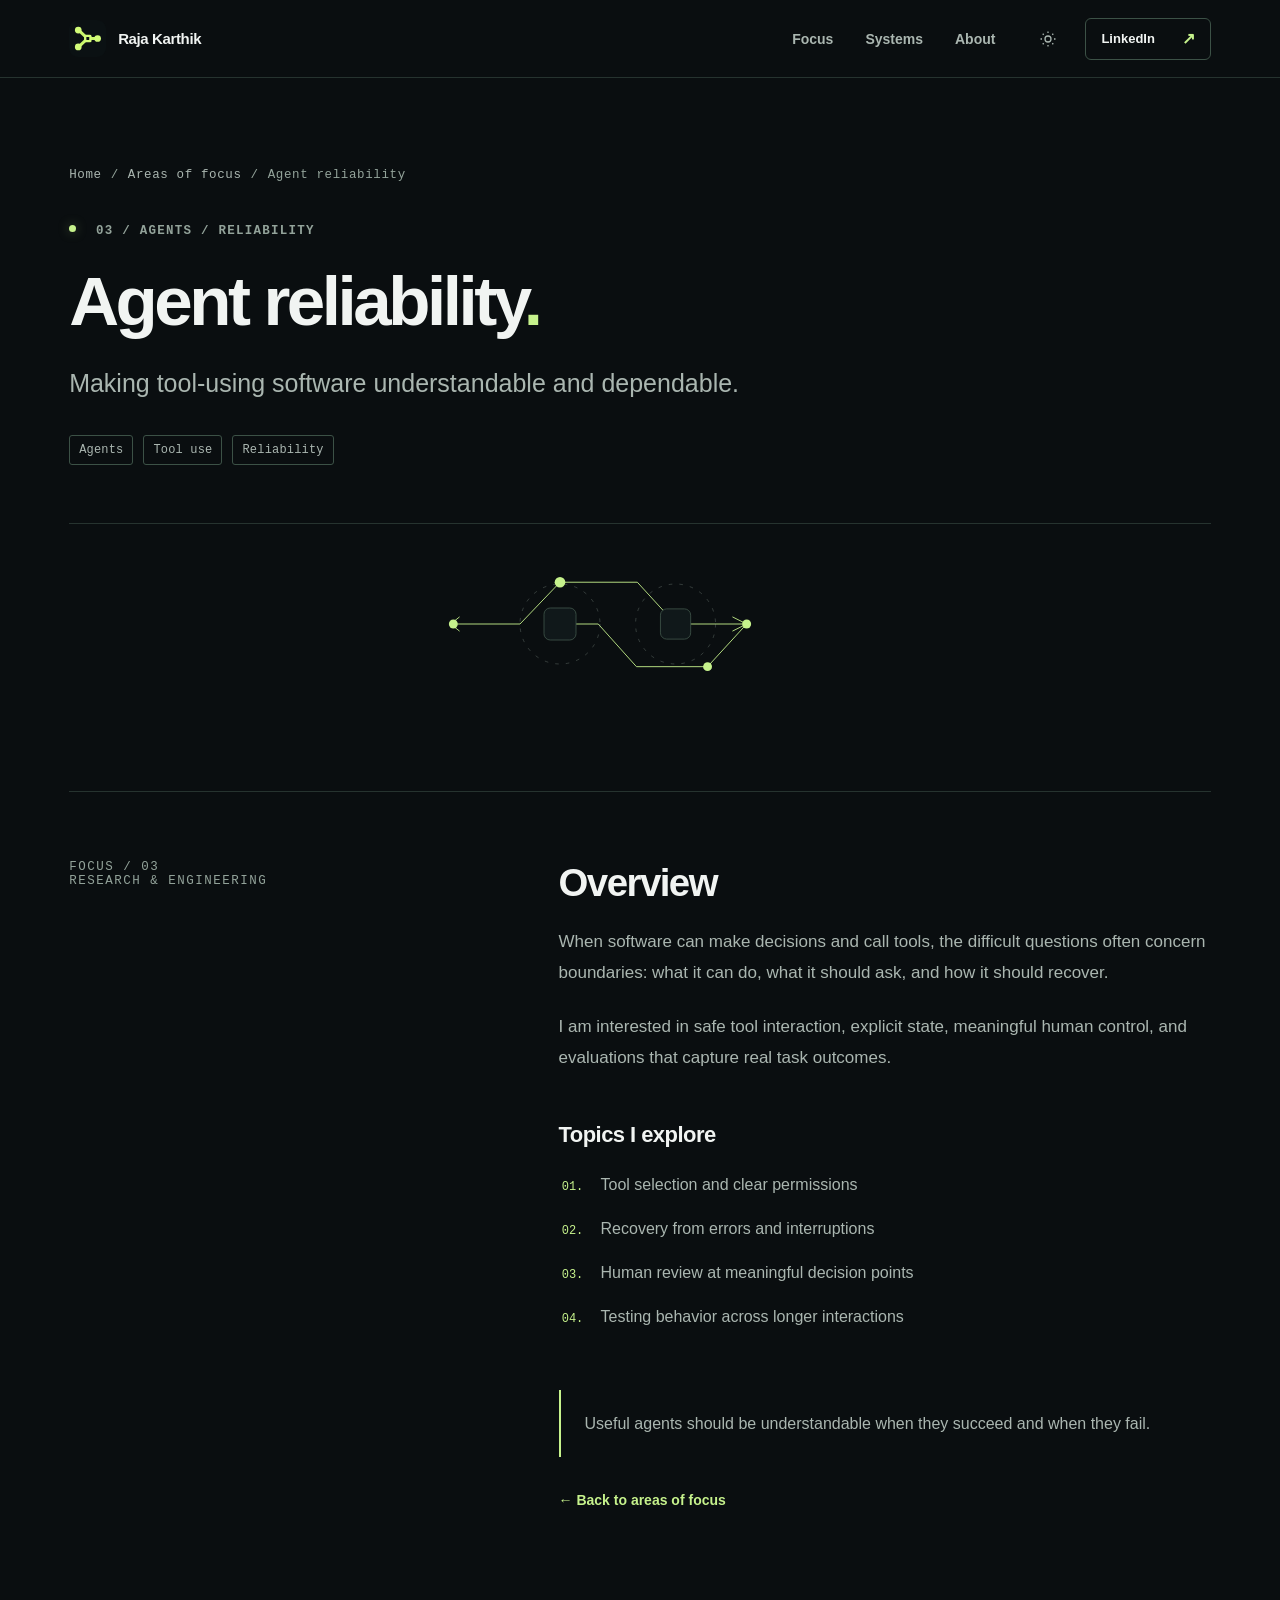
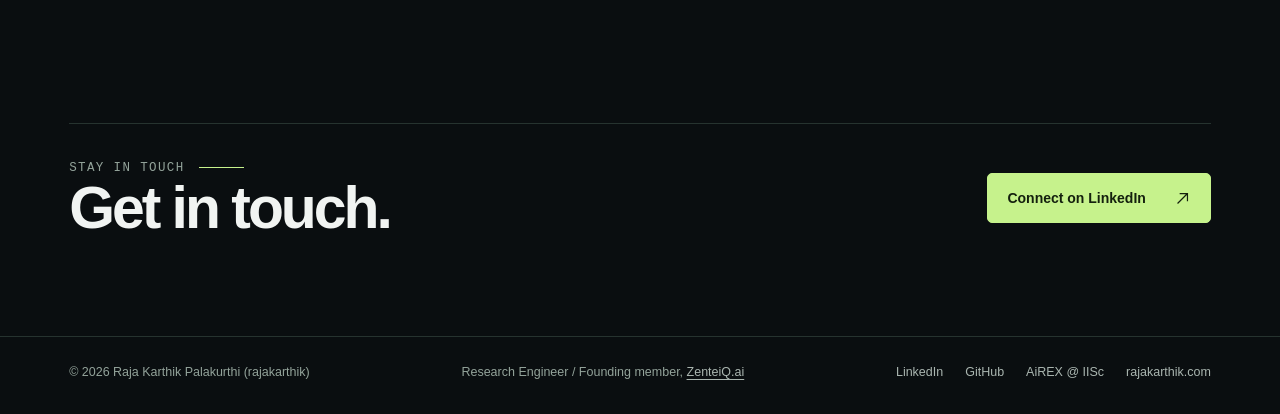
<file: work/agent-runtimes/index.html>
<!doctype html>
<html lang="en" data-theme="dark"><head>
<meta charset="utf-8"><meta name="viewport" content="width=device-width,initial-scale=1">
<meta name="color-scheme" content="dark light"><meta name="theme-color" content="#0a0e10">
<meta name="author" content="Raja Karthik Palakurthi">
<title>Agent reliability | Raja Karthik Palakurthi</title><meta name="description" content="Practical questions about tool use, recoverable workflows, and human oversight. Personal notes by Raja Karthik Palakurthi.">
<link rel="canonical" href="https://rajakarthik.com/work/agent-runtimes/"><link rel="describedby" type="text/plain" href="/llms.txt"><link rel="alternate" type="text/markdown" href="/work/agent-runtimes/index.md"><meta name="robots" content="index,follow,max-image-preview:large">
<meta property="og:type" content="website"><meta property="og:site_name" content="Raja Karthik Palakurthi"><meta property="og:locale" content="en_US">
<meta property="og:url" content="https://rajakarthik.com/work/agent-runtimes/"><meta property="og:title" content="Agent reliability | Raja Karthik Palakurthi">
<meta property="og:description" content="Practical questions about tool use, recoverable workflows, and human oversight. Personal notes by Raja Karthik Palakurthi."><meta property="og:image" content="https://rajakarthik.com/assets/og-portrait.png">
<meta property="og:image:type" content="image/png"><meta property="og:image:width" content="1200"><meta property="og:image:height" content="630">
<meta property="og:image:alt" content="Raja Karthik Palakurthi, Research Engineer and founding member of ZenteiQ.ai">
<meta name="twitter:card" content="summary_large_image"><meta name="twitter:image:alt" content="Raja Karthik Palakurthi, Research Engineer and founding member of ZenteiQ.ai"><meta name="twitter:title" content="Agent reliability | Raja Karthik Palakurthi"><meta name="twitter:description" content="Practical questions about tool use, recoverable workflows, and human oversight. Personal notes by Raja Karthik Palakurthi."><meta name="twitter:image" content="https://rajakarthik.com/assets/og-portrait.png">
<link rel="icon" href="/favicon.ico" type="image/x-icon" sizes="16x16 32x32 48x48 64x64">
<link rel="icon" type="image/svg+xml" sizes="any" href="/assets/favicon.svg">
<link rel="icon" type="image/png" sizes="48x48" href="/assets/favicon-48.png">
<link rel="icon" type="image/png" sizes="96x96" href="/assets/favicon-96.png">
<link rel="mask-icon" href="/assets/safari-pinned-tab.svg" color="#8fc348">
<link rel="apple-touch-icon" href="/apple-touch-icon.png" sizes="180x180"><link rel="manifest" href="/site.webmanifest">
<style>/* Raja Karthik Palakurthi — personal portfolio, 2026. Zero dependencies. */
:root {
  color-scheme: dark;
  --bg:#0a0e10; --bg-2:#0d1315; --panel:#10181a; --panel-2:#141e20;
  --ink:#f1f4f2; --ink-dim:#aab6b0; --muted:#93a39a; --subtle:#738780;
  --line:#26332f; --line-strong:#3c5146; --accent:#c6f28c; --accent-soft:#e1ffbc;
  --accent-ink:#14200e; --accent-wash:rgba(198,242,140,.08);
  --shadow:0 25px 80px rgba(0,0,0,.25); --section:clamp(88px,10vw,160px);
  --radius:12px;
}
html[data-theme="light"] {
  color-scheme:light;
  --bg:#f5f7f3; --bg-2:#ecf1ea; --panel:#ffffff; --panel-2:#eef3ed;
  --ink:#142019; --ink-dim:#3a5145; --muted:#4b6255; --subtle:#64766a;
  --line:#cedbd0; --line-strong:#abc0ad; --accent:#265c3a; --accent-soft:#1f5133;
  --accent-ink:#fff; --accent-wash:rgba(38,92,58,.07);
  --shadow:0 20px 55px rgba(30,70,35,.08);
}
*,*::before,*::after {box-sizing:border-box}
html{scroll-behavior:smooth;scroll-padding-top:86px}
body{margin:0;background:var(--bg);color:var(--ink);font-family:Inter,-apple-system,BlinkMacSystemFont,"Segoe UI",Arial,sans-serif;-webkit-font-smoothing:antialiased;text-rendering:optimizeLegibility;overflow-x:hidden}
body.dialog-open{overflow:hidden}
a{color:inherit;text-decoration:none}button{font:inherit}svg,img,canvas{max-width:100%}
button,a{-webkit-tap-highlight-color:transparent}
::selection{background:var(--accent);color:var(--accent-ink)}
:focus-visible{outline:2px solid var(--accent);outline-offset:4px}
.sr-only{position:absolute;clip-path:inset(50%);width:1px;height:1px;overflow:hidden;white-space:nowrap}
.container{width:min(100% - 2 * clamp(22px,5.8vw,90px),1340px);margin-inline:auto}
.skip-link{position:fixed;z-index:500;top:-70px;left:14px;padding:13px 18px;background:var(--accent);color:var(--accent-ink);border-radius:6px;font-weight:750}.skip-link:focus{top:15px}
.grain{position:fixed;inset:0;z-index:100;pointer-events:none;opacity:.12;background-image:url("data:image/svg+xml,%3Csvg viewBox='0 0 160 160' xmlns='http://www.w3.org/2000/svg'%3E%3Cfilter id='noise'%3E%3CfeTurbulence type='fractalNoise' baseFrequency='.68' numOctaves='2' stitchTiles='stitch'/%3E%3C/filter%3E%3Crect width='100%25' height='100%25' filter='url(%23noise)' opacity='.13'/%3E%3C/svg%3E")}
.reading-progress{position:fixed;left:0;top:0;right:0;height:2px;z-index:350;pointer-events:none}.reading-progress span{display:block;width:0;height:100%;background:var(--accent);box-shadow:0 0 14px var(--accent)}
/* Navigation */
.header{height:78px;border-bottom:1px solid var(--line);background:color-mix(in srgb,var(--bg) 90%,transparent);backdrop-filter:blur(17px);-webkit-backdrop-filter:blur(17px);position:sticky;top:0;z-index:90}
.nav{height:100%;display:flex;align-items:center;gap:32px;justify-content:space-between}
.brand{display:inline-flex;align-items:center;gap:11px;min-width:220px;white-space:nowrap}.brand-mark{height:29px;width:29px;color:var(--accent)}.brand-label{font-family:ui-monospace,SFMono-Regular,Consolas,"Liberation Mono",monospace;font-size:12.5px;font-weight:650;letter-spacing:.15em}.brand-dot{color:var(--accent)}
.nav-links{display:flex;align-items:center;gap:32px;margin-left:auto}.nav-links a{font-size:13.5px;color:var(--ink-dim);font-weight:550;transition:color .2s}.nav-links a:hover,.nav-links a[aria-current="page"]{color:var(--accent)}
.nav-actions{display:flex;align-items:center;gap:16px}.icon-btn{width:42px;height:42px;display:grid;place-items:center;cursor:pointer;border:1px solid transparent;border-radius:8px;background:transparent;color:var(--ink-dim);transition:background .2s,color .2s}.icon-btn:hover{color:var(--ink);background:var(--accent-wash)}.icon-btn svg{width:18px;height:18px}.icon-btn .moon{display:none}html[data-theme="light"] .icon-btn .moon{display:block}html[data-theme="light"] .icon-btn .sun{display:none}
.nav-cta{display:inline-flex;align-items:center;gap:27px;min-height:42px;padding:0 15px;border:1px solid var(--line-strong);border-radius:6px;font-size:13px;font-weight:600;transition:border-color .2s,background .2s}.nav-cta:hover{border-color:var(--accent);background:var(--accent-wash)}.nav-cta span{font-size:16px;color:var(--accent)}
.mobile-menu{display:none;border:1px solid var(--line);background:none;width:42px;height:42px;border-radius:6px;color:var(--ink);cursor:pointer;align-items:center;justify-content:center}.mobile-menu svg{width:20px;height:20px}
/* Shared */
.mono,.eyebrow,.section-index,.micro,.feature-index,.label,.tag,.item-meta,.visual-hud,.visual-foot,.orb-chip,.flow-step-num,.flow-meta,.footer,.project-kicker,.breadcrumb,.technical-meta,.work-small,.project-list li::marker{font-family:ui-monospace,SFMono-Regular,Consolas,"Liberation Mono",monospace}
.eyebrow,.section-index{font-size:13px;letter-spacing:.10em;font-weight:600;color:var(--muted)}
.signal{display:inline-block;width:7px;height:7px;border-radius:50%;background:var(--accent);box-shadow:0 0 12px rgba(198,242,140,.35);margin-right:11px;vertical-align:2px}
.lead{font-size:clamp(17px,1.65vw,21px);line-height:1.6;color:var(--ink-dim)}
.btn{min-height:50px;display:inline-flex;align-items:center;justify-content:space-between;gap:28px;padding:0 19px;border:1px solid var(--line-strong);border-radius:5px;font-size:14px;font-weight:680;transition:transform .2s,border-color .2s,background .2s;cursor:pointer}
.btn:hover{transform:translateY(-2px);border-color:var(--accent)}.btn:active{transform:translateY(0)}.btn svg{width:17px;height:17px}.btn-primary{background:var(--accent);border-color:var(--accent);color:var(--accent-ink)}.btn-primary:hover{background:var(--accent-soft);border-color:var(--accent-soft)}.btn-ghost{background:transparent;color:var(--ink)}.btn-ghost:hover{background:var(--accent-wash)}
.section{padding-block:var(--section)}.section-rule{height:1px;background:var(--line)}.section-head{display:flex;align-items:end;justify-content:space-between;gap:32px;margin-bottom:35px}.section-head h2{font-size:clamp(37px,4.6vw,65px);line-height:1.07;letter-spacing:-.065em;margin:18px 0 0;font-weight:640}.section-head>p{font-size:16.5px;line-height:1.7;color:var(--ink-dim);max-width:370px;margin:0 0 4px}.index-line{display:flex;align-items:center;gap:14px;color:var(--muted);font-size:12.5px;font-family:ui-monospace,SFMono-Regular,Consolas,monospace;letter-spacing:.11em}.index-line::after{content:"";width:45px;height:1px;background:var(--accent)}
/* Hero */
.hero{padding-top:clamp(50px,7.5vw,108px)}.hero-main{display:grid;grid-template-columns:minmax(0,1.02fr) minmax(0,.98fr);gap:clamp(20px,3.5vw,64px);align-items:center;min-height:580px}
.hero-copy{padding:20px 0 50px;position:relative;z-index:2}.hero h1{font-size:clamp(57px,6.3vw,105px);line-height:1.035;letter-spacing:-.072em;font-weight:500;margin:31px -80px 25px 0;white-space:nowrap}.hero h1 span{color:var(--ink-dim)}
.hero-statement{font-size:clamp(22px,2.2vw,30px);line-height:1.37;letter-spacing:-.035em;max-width:550px;font-weight:480;margin:0 0 20px}.hero-description{font-size:16.8px;line-height:1.7;max-width:550px;color:var(--ink-dim);margin:0 0 32px}.hero-buttons{display:flex;flex-wrap:wrap;gap:12px}
.hero-visual{width:100%;min-height:510px;position:relative;isolation:isolate}.visual-caption{position:absolute;top:10px;left:9%;right:5%;display:flex;justify-content:space-between;align-items:center;gap:20px;z-index:3}.visual-hud{font-size:12px;letter-spacing:.1em;color:var(--muted)}.visual-hud:last-child{color:var(--subtle)}
.orb-stage{position:absolute;inset:23px 0 52px;overflow:hidden;border-radius:50%;background:radial-gradient(ellipse 46% 43% at 50% 50%,rgba(171,239,133,.035),transparent 79%)}.orb-stage::before{content:"";position:absolute;inset:11% 12%;border-radius:50%;border:1px solid rgba(155,216,139,.085);transform:rotate(-22deg) scaleY(.79)}.orb-stage::after{content:"";position:absolute;left:50%;top:50%;width:5px;height:5px;border-radius:50%;background:var(--accent);box-shadow:0 0 25px 6px rgba(198,242,140,.22)}
.orb-stage canvas{width:100%;height:100%;display:block;position:relative;z-index:2}
.orb-chip{position:absolute;z-index:4;border:1px solid var(--line-strong);background:color-mix(in srgb,var(--bg) 87%,transparent);backdrop-filter:blur(5px);border-radius:3px;padding:8px 11px;font-size:11.5px;letter-spacing:.075em;color:var(--ink-dim);pointer-events:none}.orb-chip::before{content:"";display:inline-block;width:5px;height:5px;margin-right:9px;background:var(--accent);vertical-align:2px}.orb-chip.chip-a{left:5%;top:31%}.orb-chip.chip-b{right:1%;top:43%}.orb-chip.chip-c{left:15%;bottom:23%}.orb-chip.chip-d{right:8%;bottom:22%}
.visual-foot{position:absolute;left:9%;right:5%;bottom:10px;display:flex;align-items:center;justify-content:space-between;gap:12px;color:var(--subtle);font-size:12px;letter-spacing:.09em}.visual-foot .motion-button{background:transparent;border:0;padding:8px 2px;color:var(--muted);cursor:pointer;font-family:inherit;font-size:12px;letter-spacing:.05em}.motion-button:hover{color:var(--accent)}
.hero-bottom{border-top:1px solid var(--line);border-bottom:1px solid var(--line);padding:23px 0;margin-top:20px;display:flex;align-items:center;gap:22px;flex-wrap:wrap;font-size:13px;color:var(--ink-dim)}.hero-bottom .item-meta{color:var(--muted);letter-spacing:.08em;font-size:12.5px;margin-right:16px}.hero-bottom .separator{opacity:.4;color:var(--accent)}.hero-bottom .end{margin-left:auto;font-size:12px;color:var(--muted)}
/* Work */
.work{padding-top:clamp(93px,9vw,132px)}.filters{display:flex;gap:8px;flex-wrap:wrap;margin:5px 0 26px}.filter{background:transparent;border:1px solid var(--line);border-radius:5px;color:var(--muted);padding:11px 15px;cursor:pointer;font-size:13px;font-weight:630;min-height:40px;transition:background .2s,color .2s,border-color .2s}.filter:hover,.filter:focus-visible{border-color:var(--line-strong);color:var(--ink)}.filter[aria-pressed="true"]{background:var(--accent);color:var(--accent-ink);border-color:var(--accent)}
.work-grid{display:grid;grid-template-columns:repeat(2,minmax(0,1fr));gap:16px}.project-card{border:1px solid var(--line);border-radius:10px;background:var(--panel);position:relative;overflow:hidden;min-width:0;display:flex;flex-direction:column;transition:transform .25s,border-color .25s,box-shadow .25s}.project-card:hover{transform:translateY(-4px);border-color:var(--line-strong);box-shadow:var(--shadow)}.project-card[hidden]{display:none!important}.project-card.featured{grid-column:1/-1;display:grid;grid-template-columns:1.13fr .87fr;min-height:340px}.project-copy{padding:clamp(25px,3.5vw,41px);display:flex;flex-direction:column;flex:1}.project-kicker{font-size:12px;letter-spacing:.09em;color:var(--muted);display:flex;align-items:center;justify-content:space-between;gap:20px}.project-kicker span:last-child{color:var(--accent)}.project-card h3{font-size:clamp(25px,2.25vw,37px);line-height:1.16;letter-spacing:-.047em;font-weight:630;margin:22px 0 12px}.project-card:not(.featured) h3{font-size:clamp(24px,2.3vw,30px)}.project-card p{color:var(--ink-dim);font-size:15.8px;line-height:1.72;margin:0;max-width:510px}.project-footer{display:flex;justify-content:space-between;align-items:end;gap:20px;margin-top:auto;padding-top:37px}.tag-list{display:flex;flex-wrap:wrap;gap:8px}.tag{font-size:12px;letter-spacing:.015em;color:var(--ink-dim);border:1px solid var(--line-strong);padding:7px 9px;border-radius:3px;white-space:nowrap}.project-link{width:39px;height:39px;border:1px solid var(--line-strong);display:grid;place-items:center;border-radius:5px;flex:none;transition:background .2s,color .2s,border-color .2s}.project-link svg{width:19px;height:19px}.project-card:hover .project-link,.project-link:hover{background:var(--accent);border-color:var(--accent);color:var(--accent-ink)}.project-card.featured .project-copy{padding:44px 48px}.project-card.featured h3{font-size:clamp(30px,3.2vw,47px)}
.project-art{height:145px;position:relative;overflow:hidden;background:radial-gradient(circle at 75% 45%,rgba(168,241,125,.085),transparent 60%),linear-gradient(170deg,var(--panel-2),var(--panel));border-bottom:1px solid var(--line)}.project-art svg{width:100%;height:100%;display:block;overflow:visible}.project-art .line,.detail-visual .line{stroke:var(--accent);stroke-width:1;fill:none}.project-art .dim-line,.detail-visual .dim-line{stroke:var(--muted);stroke-opacity:.35;stroke-width:1;fill:none}.project-art .node,.detail-visual .node{fill:var(--accent)}.project-art .box,.detail-visual .box{stroke:var(--line-strong);fill:var(--panel);stroke-width:1}.project-card.featured .project-art{height:auto;border:0;border-left:1px solid var(--line)}.project-art::after{content:"";position:absolute;inset:0;pointer-events:none;background-image:linear-gradient(rgba(174,237,151,.03) 1px,transparent 1px),linear-gradient(90deg,rgba(174,237,151,.03) 1px,transparent 1px);background-size:28px 28px;mask-image:linear-gradient(90deg,transparent,#000)}.project-card:hover .project-art .pulse{animation:blink 1.35s ease-in-out infinite alternate}.project-art .moving-dot{animation:floaty 5s ease-in-out infinite}.project-art .moving-dot.slow{animation-delay:-2.5s}
/* Focus */
.focus{background:var(--bg-2);border-block:1px solid var(--line)}.focus-grid{display:grid;grid-template-columns:repeat(3,minmax(0,1fr));border-top:1px solid var(--line);margin-top:39px}.focus-card{padding:29px 28px 8px;border-right:1px solid var(--line)}.focus-card:first-child{padding-left:0}.focus-card:last-child{border:0}.focus-number{font:600 12px ui-monospace,SFMono-Regular,Consolas,monospace;color:var(--accent)}.focus-card h3{font-size:22px;letter-spacing:-.03em;font-weight:640;margin:25px 0 10px}.focus-card p{color:var(--ink-dim);font-size:15.5px;line-height:1.7;max-width:350px;margin:0 0 20px}
/* systems explorer */
.systems-grid{display:grid;grid-template-columns:minmax(0,.8fr) minmax(0,1.2fr);gap:clamp(38px,7vw,100px);align-items:start}.systems-copy h2{font-size:clamp(37px,4.35vw,60px);line-height:1.1;letter-spacing:-.058em;font-weight:640;margin:22px 0 19px}.systems-copy>p{max-width:450px;color:var(--ink-dim);font-size:16.5px;line-height:1.75}.systems-note{font-size:12.5px;letter-spacing:.025em;color:var(--muted);margin-top:26px;display:flex;gap:9px;align-items:center}.systems-note svg{width:15px;height:15px;color:var(--accent)}
.explorer{border:1px solid var(--line);border-radius:10px;background:var(--panel);overflow:hidden}.explorer-top{padding:18px 22px;display:flex;justify-content:space-between;gap:20px;align-items:center;border-bottom:1px solid var(--line)}.explorer-top .mono{font-size:12px;color:var(--muted);letter-spacing:.085em}.explorer-top .status{font-size:12px;color:var(--accent);display:flex;align-items:center;gap:9px}.explorer-top .status::before{content:"";height:6px;width:6px;border-radius:50%;background:var(--accent)}
.flow-steps{display:grid;grid-template-columns:repeat(5,1fr);border-bottom:1px solid var(--line);padding:20px 13px 17px}.flow-step{position:relative;display:flex;flex-direction:column;align-items:center;gap:11px;background:transparent;border:0;min-width:0;padding:8px 2px;cursor:pointer;color:var(--muted)}.flow-step:not(:last-child)::after{content:"";position:absolute;top:24px;left:calc(50% + 22px);width:calc(100% - 44px);border-top:1px solid var(--line-strong);pointer-events:none}.flow-step-circle{width:34px;height:34px;border-radius:50%;display:grid;place-items:center;border:1px solid var(--line-strong);background:var(--panel);transition:background .2s,border-color .2s,color .2s;position:relative;z-index:1}.flow-step-circle svg{height:17px;width:17px}.flow-step[aria-selected="true"]{color:var(--ink)}.flow-step[aria-selected="true"] .flow-step-circle{background:var(--accent);border-color:var(--accent);color:var(--accent-ink);box-shadow:0 0 0 6px var(--accent-wash)}.flow-step:not([aria-selected="true"]):hover .flow-step-circle{border-color:var(--accent)}.flow-step span:last-child{font-size:12px;font-weight:620;text-align:center;line-height:1.45}.flow-detail{padding:25px 29px 27px;min-height:203px}.flow-meta{font-size:12px;letter-spacing:.09em;color:var(--accent)}.flow-detail h3{margin:13px 0 9px;letter-spacing:-.035em;font-size:26px;font-weight:635}.flow-detail p{color:var(--ink-dim);line-height:1.65;font-size:15.5px;max-width:530px;margin:0}.flow-bottom{display:flex;align-items:center;justify-content:space-between;gap:18px;border-top:1px solid var(--line);padding:15px 22px}.flow-bottom .mono{color:var(--muted);font-size:12px;letter-spacing:.03em}.trace-button{display:inline-flex;align-items:center;gap:12px;border:1px solid var(--line-strong);background:transparent;border-radius:5px;color:var(--ink);font-size:12.5px;font-weight:650;min-height:35px;padding:0 13px;cursor:pointer}.trace-button:hover{border-color:var(--accent);color:var(--accent)}.trace-button svg{width:15px;height:15px}
/* About + contact */
.about{border-top:1px solid var(--line);background:var(--bg-2)}.about-wrap{display:grid;grid-template-columns:minmax(0,.9fr) minmax(0,1.1fr);gap:clamp(40px,9vw,150px)}.about h2{font-size:clamp(37px,4.7vw,66px);letter-spacing:-.062em;font-weight:640;line-height:1.08;margin:22px 0}.about-copy{padding-top:18px}.about-copy p{font-size:17px;line-height:1.8;color:var(--ink-dim);margin:0 0 16px}.about-copy p strong{color:var(--ink);font-weight:620}.about-tech{border-top:1px solid var(--line);margin-top:26px;padding-top:24px;display:grid;grid-template-columns:110px 1fr;gap:24px}.about-tech .mono{color:var(--muted);font-size:12px;line-height:1.8}.tech-tags{display:flex;flex-wrap:wrap;gap:8px}.tech-tags span{font-size:13px;border:1px solid var(--line-strong);border-radius:3px;color:var(--ink-dim);padding:7px 10px}
.contact{padding-block:clamp(90px,9vw,145px)}.contact-inner{border-top:1px solid var(--line);padding-top:37px;display:flex;align-items:end;justify-content:space-between;gap:35px}.contact h2{font-size:clamp(44px,6.2vw,88px);line-height:1.07;letter-spacing:-.072em;max-width:730px;font-weight:635;margin:22px 0 0}.contact h2 span{color:var(--accent)}.contact-buttons{display:flex;gap:10px;flex-wrap:wrap;padding-bottom:5px}.footer{border-top:1px solid var(--line);padding:28px 0 34px;color:var(--muted);font-size:12.5px;letter-spacing:.035em}.footer-content{display:flex;justify-content:space-between;gap:20px;align-items:center;flex-wrap:wrap}.footer-content a{color:var(--ink-dim)}.footer-content a:hover{color:var(--accent)}
/* Detail pages */
.inner-page .header{margin-bottom:0}.detail-hero{padding-top:clamp(55px,7vw,108px);padding-bottom:68px}.breadcrumb{display:flex;align-items:center;gap:9px;font-size:12.5px;letter-spacing:.05em;color:var(--muted);margin-bottom:42px}.breadcrumb a{color:var(--ink-dim)}.breadcrumb a:hover{color:var(--accent)}.detail-hero .eyebrow{font-size:12.5px}.detail-hero h1{font-size:clamp(53px,6.3vw,92px);line-height:1.055;letter-spacing:-.069em;font-weight:630;max-width:960px;margin:27px 0 26px}.detail-hero .lede{font-size:clamp(19px,2vw,25px);line-height:1.58;color:var(--ink-dim);max-width:760px;margin:0}.detail-meta{display:flex;gap:10px;flex-wrap:wrap;margin-top:32px}.detail-content{display:grid;grid-template-columns:minmax(0,.38fr) minmax(0,.62fr);gap:clamp(35px,7vw,110px);padding-block:68px 130px;border-top:1px solid var(--line)}.detail-aside{font-size:12.5px;color:var(--muted);letter-spacing:.12em}.detail-main h2{font-size:clamp(28px,3vw,41px);letter-spacing:-.04em;line-height:1.2;margin:0 0 20px;font-weight:620}.detail-main p{font-size:17px;line-height:1.84;color:var(--ink-dim);margin:0 0 22px}.detail-main h3{font-size:22px;line-height:1.3;letter-spacing:-.025em;margin:48px 0 21px}.project-list{list-style:decimal-leading-zero;padding-left:32px;margin:0}.project-list li{padding:0 0 17px 10px;color:var(--ink-dim);font-size:16px;line-height:1.7}.project-list li::marker{color:var(--accent);font-size:12px}.detail-callout{border-left:2px solid var(--accent);padding:20px 24px;background:var(--accent-wash);margin:42px 0 0;color:var(--ink-dim);line-height:1.7;font-size:16px}.detail-back{display:flex;gap:10px;align-items:center;color:var(--accent);font-size:14px;font-weight:660;margin-top:35px;width:max-content}.detail-back:hover{text-decoration:underline}.detail-visual{border-top:1px solid var(--line);margin-top:58px;position:relative;height:200px;background:radial-gradient(ellipse at 55% 50%,var(--accent-wash),transparent 60%);display:flex;align-items:center;justify-content:center;overflow:hidden}.detail-visual svg{max-height:160px;max-width:540px;width:80%}.detail-visual .thin{stroke:var(--accent);stroke-opacity:.7;fill:none}.detail-visual .faint{stroke:var(--muted);stroke-opacity:.45;fill:none}.detail-visual .point{fill:var(--accent)}
/* Microinteractions */
.reveal{opacity:1;transform:none}html.js-ready .reveal{opacity:0;transform:translateY(18px);transition:opacity .7s ease,transform .7s ease}html.js-ready .reveal.in-view{opacity:1;transform:none}
@keyframes blink{from{opacity:.38}to{opacity:1}}@keyframes floaty{0%,100%{transform:translateY(0)}50%{transform:translateY(-6px)}}
/* Responsive */
@media(max-width:1100px){.hero h1{font-size:clamp(55px,6.4vw,83px)}.hero-main{min-height:535px}.hero-visual{min-height:455px}.brand{min-width:185px}.nav-links{gap:22px}.project-card.featured .project-copy{padding:35px}}
@media(max-width:880px){.hero-main{grid-template-columns:1fr;gap:0}.hero-copy{padding-bottom:15px}.hero h1{margin-right:0;font-size:clamp(58px,9vw,90px)}.hero-visual{max-width:600px;width:100%;margin:14px auto 18px;min-height:500px}.hero-bottom{margin-top:0}.nav-links{gap:19px}.systems-grid,.about-wrap{grid-template-columns:1fr;gap:32px}.systems-copy h2,.about h2{max-width:710px}.focus-card{padding-inline:20px}.contact-inner{align-items:start;flex-direction:column}.project-card.featured{min-height:300px}}
@media(max-width:690px){:root{--section:86px}.container{width:calc(100% - 42px)}.header{height:70px}.brand{min-width:auto}.nav-links{display:none;position:absolute;top:69px;left:0;right:0;z-index:95;background:var(--bg);border-bottom:1px solid var(--line);padding:22px;flex-direction:column;align-items:start;gap:22px}.nav-links.open{display:flex}.nav-links a{font-size:16px}.mobile-menu{display:flex}.nav-cta{display:none}.nav-actions{gap:7px}.hero{padding-top:45px}.hero h1{font-size:clamp(46px,10.7vw,72px);letter-spacing:-.069em;white-space:normal;margin:27px 0 23px}.hero-statement{font-size:23px}.hero-description{font-size:16px}.hero-visual{min-height:390px;margin:10px auto 3px}.orb-chip{font-size:10.5px;padding:6px 8px}.orb-chip.chip-a{left:0%;top:32%}.orb-chip.chip-b{right:0}.orb-chip.chip-c{left:8%}.orb-chip.chip-d{right:3%}.hero-bottom{gap:10px 16px;padding:19px 0}.hero-bottom .end{display:none}.hero-bottom .item-meta{flex-basis:100%}.section-head{display:block}.section-head>p{margin-top:19px;max-width:520px}.work-grid{grid-template-columns:1fr;gap:14px}.project-card.featured{grid-column:auto;display:flex;min-height:0}.project-card.featured .project-art{height:160px;order:0;border-bottom:1px solid var(--line);border-left:0}.project-card.featured .project-copy{order:1;padding:29px}.project-art{height:145px}.project-copy{padding:27px}.project-card.featured h3,.project-card h3{font-size:29px}.project-footer{padding-top:26px}.focus-grid{grid-template-columns:1fr}.focus-card,.focus-card:first-child{padding:25px 0 24px;border:0;border-bottom:1px solid var(--line)}.focus-card:last-child{border-bottom:0}.focus-card h3{margin-top:15px}.systems-grid{gap:31px}.flow-detail{min-height:225px;padding:23px}.flow-step span:last-child{font-size:11px}.flow-steps{padding:18px 6px}.flow-bottom{padding:14px}.about-wrap{gap:10px}.about-copy{padding-top:0}.about-tech{grid-template-columns:1fr;gap:10px}.contact h2{font-size:clamp(43px,9.2vw,68px)}.detail-hero h1{font-size:clamp(47px,10vw,68px)}.detail-content{grid-template-columns:1fr;gap:20px;padding-bottom:90px}.detail-hero{padding-bottom:48px}.detail-visual{height:150px}}
@media(max-width:410px){.container{width:calc(100% - 34px)}.brand-label{font-size:11.5px}.brand-mark{width:26px;height:26px}.hero h1{font-size:clamp(40px,10.7vw,53px)}.hero-statement{font-size:21px}.hero-visual{min-height:330px}.visual-hud{font-size:10.8px}.orb-chip{font-size:10px}.orb-chip.chip-d{display:none}.hero-buttons .btn{font-size:12.5px;gap:14px;padding-inline:13px}.hero-bottom{font-size:12.5px}.flow-step span:last-child{font-size:10.5px}.flow-step-circle{width:30px;height:30px}.flow-step:not(:last-child)::after{top:22px;left:calc(50% + 21px);width:calc(100% - 42px)}.flow-detail h3{font-size:24px}}
@media(prefers-reduced-motion:reduce){*,*::before,*::after{scroll-behavior:auto!important;animation-duration:.01ms!important;animation-iteration-count:1!important;transition-duration:.01ms!important}html.js-ready .reveal{opacity:1;transform:none}}

/* 2026 editorial revision: use the original graphite/lime identity without template-like cards. */
body{font-family:-apple-system,BlinkMacSystemFont,"Segoe UI",Helvetica,Arial,sans-serif;letter-spacing:0}
.grain,.reading-progress{display:none!important}
.header{background:var(--bg);backdrop-filter:none;-webkit-backdrop-filter:none}
.brand{gap:12px;min-width:190px}.brand-initials{color:var(--accent);font-size:22px;font-weight:720;letter-spacing:-.09em;line-height:1}
.brand-label{font-family:inherit;text-transform:none;letter-spacing:-.025em;font-size:15px;font-weight:630;color:var(--ink)}
.nav-links a{font-size:14px}
.hero{padding-top:clamp(58px,8vw,113px)}
.hero-main{min-height:575px;grid-template-columns:minmax(0,1.11fr) minmax(0,.89fr);gap:clamp(35px,6vw,92px);align-items:center}
.hero-copy{padding:18px 0 60px}.hero .eyebrow{letter-spacing:.005em;font-family:inherit;font-size:14px;font-weight:550;color:var(--accent);text-transform:none}
.hero h1{font-size:clamp(58px,6.6vw,98px);line-height:1.065;letter-spacing:-.064em;font-weight:620;margin:29px 0 30px}
.hero-statement{font-size:clamp(23px,2.1vw,31px);line-height:1.29;max-width:660px;letter-spacing:-.03em;font-weight:560}
.hero-description{max-width:635px;font-size:17px;line-height:1.72;color:var(--ink-dim)}
.hero-description a,.about-copy a,.hero-affiliation a{color:var(--ink);border-bottom:1px solid var(--line-strong);transition:border-color .2s,color .2s}
.hero-description a:hover,.about-copy a:hover,.hero-affiliation a:hover{color:var(--accent);border-color:var(--accent)}
.hero-affiliation{max-width:520px;margin:26px 0 0;color:var(--muted);font-size:13.5px;line-height:1.65}
.hero-affiliation a{font-weight:620;color:var(--ink-dim)}
.hero-visual{min-height:505px;max-height:590px;border:0;background:transparent}
.visual-caption{padding:0 8px}.visual-hud{font-family:inherit;text-transform:none;letter-spacing:0;font-size:12px;color:var(--subtle)}
.visual-foot{color:var(--muted);font-family:inherit;font-size:12px;letter-spacing:0}
.orb-stage{min-height:420px;max-height:480px}
.hero-bottom,.orb-chip{display:none!important}
.section{padding-block:clamp(86px,8vw,126px)}
.small-index{font-size:13px;font-weight:570;letter-spacing:0;color:var(--muted);margin:0 0 23px}
.section-head{align-items:end;gap:50px;margin-bottom:48px}
.section-head h2{font-size:clamp(42px,5vw,70px);line-height:1.09;font-weight:615;letter-spacing:-.055em;margin:0}
.section-head>p{font-size:16.5px;line-height:1.7;max-width:360px;margin:0 0 8px;color:var(--ink-dim)}
.accent-punct{color:var(--accent)}
.work{border-top:1px solid var(--line)}
.filters{display:flex;gap:30px;flex-wrap:wrap;margin:0 0 25px;padding:0 0 19px;border-bottom:1px solid var(--line)}
.filter,.filter[aria-pressed="true"]{border:0!important;background:transparent!important;color:var(--muted);font-family:inherit;font-weight:520;letter-spacing:0;font-size:14.5px;padding:7px 0 5px;border-radius:0;position:relative}
.filter[aria-pressed="true"]{color:var(--ink)}.filter[aria-pressed="true"]:after{content:"";position:absolute;bottom:-20px;left:0;right:0;background:var(--accent);height:2px}
.filter:hover{color:var(--accent)}
.work-grid{display:block;grid-template-columns:none;gap:0}
.project-card,.project-card.featured{display:grid;grid-template-columns:74px minmax(0,1fr) 180px;gap:26px;align-items:center;min-height:208px;padding:32px 3px;border:0;border-bottom:1px solid var(--line);background:none;border-radius:0;box-shadow:none;overflow:visible;transition:none}
.project-card:first-child{border-top:0}
.project-card[hidden]{display:none!important}
.project-card.featured{grid-template-columns:74px minmax(0,1fr) minmax(200px,310px);min-height:270px;padding:28px 3px 48px}
.project-number{font-family:ui-monospace,Consolas,monospace;color:var(--muted);font-size:13px;align-self:start;padding-top:13px}
.project-copy,.project-card.featured .project-copy{padding:0!important;background:transparent}
.project-kicker{font-family:inherit;text-transform:uppercase;letter-spacing:.045em;font-size:12px;font-weight:625;color:var(--accent);margin-bottom:14px}
.project-kicker span{display:none}
.project-card h3,.project-card.featured h3{margin:0 0 12px;font-size:clamp(25px,2.85vw,39px);font-weight:620;letter-spacing:-.042em;line-height:1.16}
.project-card.featured h3{font-size:clamp(30px,3.3vw,45px)}
.project-card h3 a:hover{color:var(--accent)}
.project-card p{font-size:16px;line-height:1.68;color:var(--ink-dim);max-width:680px;margin:0}
.project-inline-link{display:inline-flex;gap:12px;margin-top:22px;color:var(--ink);font-weight:600;font-size:13.5px;border-bottom:1px solid var(--line-strong);padding-bottom:5px}
.project-inline-link:hover{color:var(--accent);border-color:var(--accent)}
.project-row-arrow{font-size:27px;color:var(--subtle);font-weight:300;justify-self:end;align-self:center;padding:16px}
.project-row-arrow:hover{color:var(--accent)}
.project-card.featured .project-art{height:198px;width:100%;border:1px solid var(--line);border-radius:3px;background:var(--bg-2);order:initial;display:flex}
.project-card.featured .project-art svg{max-width:96%;max-height:200px}
.project-card:hover{transform:none;box-shadow:none;border-bottom-color:var(--line-strong)}
.working-notes{border-top:0;background:var(--bg-2)}
.notes-layout{display:grid;grid-template-columns:minmax(0,.8fr) minmax(0,1.2fr);gap:clamp(70px,12vw,170px)}
.notes-heading h2{font-size:clamp(37px,4.2vw,56px);line-height:1.12;letter-spacing:-.05em;font-weight:600;margin:0 0 18px}
.notes-heading>p:last-child{font-size:16.5px;line-height:1.75;color:var(--ink-dim);max-width:360px}
.notes-list{border-top:1px solid var(--line)}
.note-item{display:grid;grid-template-columns:minmax(175px,.65fr) minmax(0,1fr);gap:24px;padding:26px 0;border-bottom:1px solid var(--line)}
.note-item h3{font-size:17px;font-weight:600;letter-spacing:-.015em;line-height:1.45;margin:0}
.note-item p{font-size:15px;line-height:1.7;color:var(--ink-dim);margin:0}
.systems-section{border-top:1px solid var(--line)}.systems-copy h2{font-size:clamp(38px,4vw,58px);font-weight:600;letter-spacing:-.05em}
.systems-copy>p:not(.small-index){font-size:16.5px;line-height:1.75}
.explorer{border-radius:4px;box-shadow:none}
.explorer-top .mono,.explorer-top .status{font-size:12px;font-family:inherit;letter-spacing:0;font-weight:560}
.explorer-top .status{color:var(--muted);background:none;border:1px solid var(--line-strong);padding:5px 9px;border-radius:2px}
.flow-step[aria-selected="true"] .flow-step-circle{box-shadow:none}
.trace-button{font-size:13px}
.about-wrap{grid-template-columns:minmax(0,.78fr) minmax(0,1.22fr);gap:clamp(55px,9vw,130px)}
.about h2{font-weight:610;letter-spacing:-.052em;font-size:clamp(39px,4.1vw,57px)}
.about-copy p{font-size:17px;line-height:1.78}
.affiliation-links{border-top:1px solid var(--line);border-bottom:1px solid var(--line);margin:30px 0 28px}
.affiliation-links a{border:0;display:flex;justify-content:space-between;align-items:center;gap:15px;padding:14px 0;font-size:14.5px;color:var(--ink)}
.affiliation-links a+a{border-top:1px solid var(--line)}
.affiliation-links a span:last-child{color:var(--muted);font-size:13px;white-space:nowrap}
.affiliation-links a:hover span:last-child{color:var(--accent)}
.about-copy .tech-intro{font-size:13px;color:var(--muted);margin:0 0 12px}
.tech-tags span{font-size:13px;background:transparent;border-radius:2px}
.contact{padding-block:85px 95px}.contact-inner{align-items:center}
.contact h2{font-size:clamp(34px,4.6vw,60px);letter-spacing:-.051em;font-weight:610;margin:0;line-height:1.12}
.contact-sub{color:var(--ink-dim);font-size:16px;line-height:1.65;margin:18px 0 0;max-width:530px}
.footer{font-family:inherit;letter-spacing:0;font-size:12.5px;color:var(--muted)}.footer-links{display:flex;gap:22px;flex-wrap:wrap}
.footer-title a{color:var(--ink-dim);text-decoration:underline;text-underline-offset:3px}.footer-title a:hover{color:var(--accent)}
.detail-callout{background:none;border-left:2px solid var(--accent)}
.detail-visual{background:none}
/* Visible content appears immediately. Only the canvas and requested walkthrough animate. */
html.js-ready .reveal{opacity:1!important;transform:none!important;transition:none!important}
@media(max-width:1020px){.project-card{grid-template-columns:52px minmax(0,1fr) 54px}.project-card.featured{grid-template-columns:52px minmax(0,1fr) 230px}.notes-layout{gap:52px}.note-item{grid-template-columns:1fr;gap:5px}}
@media(max-width:880px){.hero-main{grid-template-columns:1fr;min-height:0}.hero-copy{padding:0}.hero-visual{min-height:420px;max-width:520px;margin:10px auto 20px}.orb-stage{min-height:330px;max-height:400px}.notes-layout{grid-template-columns:1fr;gap:35px}.note-item{grid-template-columns:minmax(210px,.7fr) 1fr}}
@media(max-width:690px){.hero{padding-top:50px}.hero-main{gap:0}.hero h1{font-size:clamp(47px,10.6vw,72px);letter-spacing:-.066em;margin:20px 0 22px}.hero-statement{font-size:22px;line-height:1.35}.hero-description{font-size:16.5px}.hero-visual{min-height:340px;max-width:430px;margin:10px auto 8px}.orb-stage{min-height:275px;max-height:340px}.visual-caption{padding:8px 5px 0}.visual-foot{padding:0 8px}.hero-affiliation{font-size:13px}.section{padding-block:78px}.section-head{margin-bottom:29px}.section-head h2{font-size:42px}.filters{gap:22px;margin-bottom:9px}.filter{font-size:13.5px}.filter[aria-pressed="true"]:after{bottom:-10px}.project-card,.project-card.featured{grid-template-columns:30px minmax(0,1fr) 24px;gap:10px;padding:27px 0;min-height:0}.project-card.featured{grid-template-columns:30px minmax(0,1fr);padding-bottom:26px}.project-card.featured .project-art{grid-column:2;max-width:370px;height:142px;margin-top:16px}.project-number{padding-top:4px}.project-card h3,.project-card.featured h3{font-size:26px}.project-card p{font-size:15px}.project-row-arrow{padding:0;font-size:21px}.project-inline-link{margin-top:13px}.note-item{grid-template-columns:1fr;gap:8px}.notes-heading h2{font-size:38px}.note-item p{font-size:15px}.about h2{font-size:40px}.affiliation-links a{align-items:start}.contact h2{font-size:40px}.footer-content{gap:16px;align-items:start;flex-direction:column}.flow-steps{overflow-x:auto}.flow-step span:last-child{font-size:11px}}
@media(max-width:410px){.hero h1{font-size:clamp(40px,11vw,52px)}.brand-initials{font-size:19px}.brand-label{font-size:13px}.project-card h3,.project-card.featured h3{font-size:22px}.project-card{grid-template-columns:25px minmax(0,1fr) 18px}.project-card.featured{grid-template-columns:25px minmax(0,1fr)}.project-row-arrow{font-size:18px}.hero-buttons .btn{font-size:13px}.affiliation-links a{font-size:13px}.affiliation-links a span:last-child{font-size:12px}}
@media(prefers-reduced-motion:reduce){.orb-stage{transition:none!important}}
.project-inline-link{align-self:flex-start}
@media(max-width:350px){.nav{gap:10px}.brand-label{display:none}.brand{min-width:0}.nav-actions{margin-left:auto}}
@media(max-width:690px){
  .project-card.featured .project-number{grid-column:1;grid-row:1}
  .project-card.featured .project-copy{grid-column:2;grid-row:1}
  .project-card.featured .project-art{grid-column:2;grid-row:2}
}

/* 2026-10-26: visual-scale correction, not CSS zoom. Desktop hierarchy now fits normal 100% view. */
@media (min-width:881px) {
  .container { width:min(calc(100% - 2 * clamp(32px,5.4vw,76px)),1180px); }
  .hero { padding-top:clamp(44px,5.6vw,78px); }
  .hero-main { grid-template-columns:minmax(0,1.05fr) minmax(0,.95fr); gap:clamp(26px,4vw,60px); min-height:485px; }
  .hero-copy { padding:10px 0 22px; }
  .hero h1 { font-size:clamp(56px,5.45vw,78px); line-height:1.08; letter-spacing:-.055em; margin:23px 0 22px; }
  .hero-statement { font-size:clamp(21px,1.85vw,26px); line-height:1.35; max-width:560px; margin-bottom:17px; }
  .hero-description { font-size:16px; line-height:1.68; max-width:570px; margin-bottom:25px; }
  .hero-visual { min-height:405px; max-height:455px; max-width:490px; justify-self:center; }
  .orb-stage { inset:26px 0 43px; min-height:0; max-height:none; }
  .hero-affiliation { margin-top:20px; }
  .section { padding-block:clamp(75px,7.3vw,107px); }
  .section-head h2 { font-size:clamp(40px,4.1vw,59px); }
  .detail-hero h1 {font-size:clamp(46px,5.4vw,74px); letter-spacing:-.05em; max-width:850px; }
  .project-card,.project-card.featured { min-height:0; }
  .project-card { padding-block:27px; }
  .project-card.featured { padding-block:26px 35px; }
}
@media (min-width:881px) and (max-width:1100px) {
  .hero h1 { font-size:clamp(46px,5.25vw,58px); }
  .hero-main { gap:clamp(20px,3.1vw,35px); }
  .hero-visual { min-height:360px; max-height:420px; }
}
@media (max-width:880px) {
  .hero-visual { max-width:450px; }
  .hero h1 { letter-spacing:-.055em; }
}
@media (max-width:690px) {
  .hero h1 { font-size:clamp(43px,10.2vw,64px); line-height:1.08; }
  .section-head h2 { font-size:clamp(36px,9.5vw,42px); }
}
@media (max-width:410px) {
  .hero h1 { font-size:clamp(37px,10.7vw,47px); }
}


/* AI systems logo: vector mark replaces avatar branding. Photo is editorial only. */
.brand-symbol{display:block;flex:none;width:37px;height:37px;object-fit:contain;border-radius:9px;transition:transform .22s ease}
.brand:hover .brand-symbol{transform:translateY(-1px)}
.hero-identity{display:flex;align-items:center;gap:13px}
.hero-identity .eyebrow{margin:0}
.hero-identity-symbol{display:block;width:48px;height:48px;object-fit:contain;border-radius:11px;flex:none}
.portrait-frame{margin:48px 0 0;max-width:300px}
.portrait-frame img{display:block;width:100%;height:auto;aspect-ratio:1 / 1;object-fit:cover;border-radius:6px;border:1px solid var(--line-strong);background:#ebeeee}
.portrait-frame figcaption{display:flex;justify-content:space-between;gap:16px;margin-top:12px;font-size:12px;color:var(--muted);line-height:1.5}
.portrait-frame figcaption span{color:var(--accent)}
@media(max-width:880px){
 .about-aside{display:grid;grid-template-columns:1fr minmax(145px,210px);gap:15px 32px;align-items:start}
 .about-aside .small-index{grid-column:1/-1}
 .about-aside h2{grid-column:1;grid-row:2}
 .about-aside .portrait-frame{grid-column:2;grid-row:2;margin:0}
}
@media(max-width:690px){
 .brand-symbol{width:34px;height:34px}
 .hero-identity-symbol{width:44px;height:44px}
 .portrait-frame{margin:28px 0;max-width:245px}
 .about-aside{display:block}
 .about-aside .portrait-frame{margin-top:24px;max-width:260px}
}
</style>
<script type="application/ld+json">{"@context":"https://schema.org","@graph":[{"@type":"WebPage","@id":"https://rajakarthik.com/work/agent-runtimes/#webpage","url":"https://rajakarthik.com/work/agent-runtimes/","name":"Agent reliability | Raja Karthik Palakurthi","description":"Practical questions about tool use, recoverable workflows, and human oversight.","inLanguage":"en","author":{"@id":"https://rajakarthik.com/#person"}},{"@type":"BreadcrumbList","itemListElement":[{"@type":"ListItem","position":1,"name":"Home","item":"https://rajakarthik.com/"},{"@type":"ListItem","position":2,"name":"Areas of focus","item":"https://rajakarthik.com/#work"},{"@type":"ListItem","position":3,"name":"Agent reliability","item":"https://rajakarthik.com/work/agent-runtimes/"}]},{"@type":"Person","@id":"https://rajakarthik.com/#person","name":"Raja Karthik Palakurthi","alternateName":["rajakarthik","Raja Karthik","Karthik Palakurthi","Palakurthi Karthik","Raja Palakurthi","Palakurthi Raja","Karthik Raja","Palakurthi Raja Karthik","Karthik Raja Palakurthi","Palakurthi Karthik Raja","Raja Palakurthi Karthik","Karthik Palakurthi Raja","R. K. Palakurthi","R K Palakurthi","Palakurthi R. K.","Raja Karthik P.","P. Raja Karthik","Palakurthi R. Karthik"],"url":"https://rajakarthik.com/","jobTitle":"Research Engineer","image":{"@type":"ImageObject","url":"https://rajakarthik.com/assets/raja-karthik-portrait.jpg","width":416,"height":416},"description":"Research Engineer and founding member of ZenteiQ.ai. Former Project Associate at AiREX Lab, Department of Computational and Data Sciences, Indian Institute of Science (IISc).","worksFor":{"@type":"Organization","name":"ZenteiQ.ai","url":"https://zenteiq.ai/"},"alumniOf":{"@type":"Organization","name":"AiREX Lab, Department of Computational and Data Sciences, Indian Institute of Science","url":"https://airexlab.cds.iisc.ac.in/"},"sameAs":["https://www.linkedin.com/in/palakurthirajakarthik/","https://github.com/palakurthiraja1"],"address":{"@type":"PostalAddress","addressCountry":"IN"},"subjectOf":[{"@type":"WebPage","name":"AiREX Lab alumni listing","url":"https://airexlab.cds.iisc.ac.in/alumni/"},{"@type":"WebPage","name":"AiREX Lab team listing","url":"https://airexlab.cds.iisc.ac.in/meet-our-team/"}],"knowsAbout":["AI systems","Language models","Model evaluation","Information retrieval","Software engineering","Agent reliability"]}]}</script>
<script>try{const t=localStorage.getItem('rkp-theme');if(t==='dark'||t==='light')document.documentElement.dataset.theme=t;}catch(e){}</script>
<script defer src="/assets/site.js"></script>
</head><body><a href="#main" class="skip-link">Skip to content</a>
<header class="header" id="top"><div class="container nav">
    <a href="/" class="brand" aria-label="Raja Karthik Palakurthi, home"><img class="brand-symbol" src="/assets/brand-symbol.svg" alt="" width="38" height="38" decoding="async"><span class="brand-label">Raja Karthik</span></a>
    <nav class="nav-links" id="navLinks" aria-label="Primary navigation"><a href="/#work">Focus</a><a href="/#systems">Systems</a><a href="/#about">About</a></nav>
    <div class="nav-actions"><button id="themeToggle" class="icon-btn" type="button" aria-label="Switch to light theme"><svg class="sun" viewBox="0 0 24 24" fill="none" stroke="currentColor" stroke-width="1.7" aria-hidden="true"><circle cx="12" cy="12" r="4"/><path d="M12 2v2m0 16v2M4.93 4.93l1.41 1.41m11.32 11.32 1.41 1.41M2 12h2m16 0h2M4.93 19.07l1.41-1.41M17.66 6.34l1.41-1.41"/></svg><svg class="moon" viewBox="0 0 24 24" fill="none" stroke="currentColor" stroke-width="1.7" aria-hidden="true"><path d="M20.5 14.5A8.5 8.5 0 0 1 9.5 3.5 8.5 8.5 0 1 0 20.5 14.5Z"/></svg></button>
    <a class="nav-cta" href="https://www.linkedin.com/in/palakurthirajakarthik/" rel="me noopener noreferrer" target="_blank">LinkedIn <span aria-hidden="true">&#8599;</span></a>
    <button id="mobileMenu" class="mobile-menu" type="button" aria-controls="navLinks" aria-expanded="false" aria-label="Open navigation menu"><svg viewBox="0 0 24 24" fill="none" stroke="currentColor" stroke-width="1.7" aria-hidden="true"><path d="M4 7h16M4 12h16M4 17h16"/></svg></button></div>
    </div></header>
<main id="main" class="inner-page"><section class="detail-hero container">
  <nav class="breadcrumb" aria-label="Breadcrumb"><a href="/">Home</a><span> / </span><a href="/#work">Areas of focus</a><span> / </span><span aria-current="page">Agent reliability</span></nav>
  <p class="eyebrow"><span class="signal" aria-hidden="true"></span> 03 / AGENTS / RELIABILITY</p>
  <h1>Agent reliability<span style="color:var(--accent)">.</span></h1>
  <p class="lede">Making tool-using software understandable and dependable.</p><div class="detail-meta"><span class="tag">Agents</span><span class="tag">Tool use</span><span class="tag">Reliability</span></div><div class="detail-visual" aria-hidden="true"><svg viewBox="0 0 600 180" xmlns="http://www.w3.org/2000/svg" fill="none" role="presentation"><g class="line"><path d="M90 90h75l45-47h87l43 47h80M420 90l-44 48h-80l-43-48h-43"/><path d="m404 82 16 8-16 8M97 82l-10 8 10 8"/></g><g class="dim-line"><circle cx="210" cy="90" r="45" stroke-dasharray="4 8"/><circle cx="340" cy="90" r="45" stroke-dasharray="4 8"/></g><g class="node"><circle cx="90" cy="90" r="5"/><circle cx="210" cy="43" r="6"/><circle cx="340" cy="90" r="7"/><circle cx="376" cy="138" r="5"/><circle cx="420" cy="90" r="5"/></g><g class="box"><rect x="192" y="72" width="36" height="36" rx="7"/><rect x="323" y="73" width="34" height="34" rx="7"/></g></svg></div>
 </section>
 <section class="detail-content container"><aside class="detail-aside mono">FOCUS / 03<br>RESEARCH &amp; ENGINEERING</aside>
  <div class="detail-main"><h2>Overview</h2><p>When software can make decisions and call tools, the difficult questions often concern boundaries: what it can do, what it should ask, and how it should recover.</p><p>I am interested in safe tool interaction, explicit state, meaningful human control, and evaluations that capture real task outcomes.</p><h3>Topics I explore</h3><ol class="project-list"><li>Tool selection and clear permissions</li><li>Recovery from errors and interruptions</li><li>Human review at meaningful decision points</li><li>Testing behavior across longer interactions</li></ol><div class="detail-callout">Useful agents should be understandable when they succeed and when they fail.</div>
  <a class="detail-back" href="/#work">← Back to areas of focus</a></div>
 </section>
 <section class="contact" id="contact" aria-labelledby="contactHeading"><div class="container contact-inner"><div><div class="index-line">STAY IN TOUCH</div><h2 id="contactHeading">Get in touch.</h2></div><div class="contact-buttons"><a class="btn btn-primary" href="https://www.linkedin.com/in/palakurthirajakarthik/" target="_blank" rel="me noopener noreferrer">Connect on LinkedIn <svg viewBox="0 0 24 24" fill="none" stroke="currentColor" stroke-width="1.7" aria-hidden="true"><path d="M5 19 19 5M8 5h11v11"/></svg></a></div></div></section>
</main>
<footer class="footer"><div class="container footer-content">
    <span>&copy; 2026 Raja Karthik Palakurthi (rajakarthik)</span>
    <span class="footer-title">Research Engineer / Founding member, <a href="https://zenteiq.ai/" target="_blank" rel="noopener noreferrer">ZenteiQ.ai</a></span>
    <div class="footer-links"><a href="https://www.linkedin.com/in/palakurthirajakarthik/" rel="me noopener noreferrer" target="_blank">LinkedIn</a><a href="https://github.com/palakurthiraja1" rel="me noopener noreferrer" target="_blank">GitHub</a><a href="https://airexlab.cds.iisc.ac.in/alumni/" target="_blank" rel="noopener noreferrer">AiREX @ IISc</a><a href="/">rajakarthik.com</a></div>
    </div></footer></body></html>
</file>
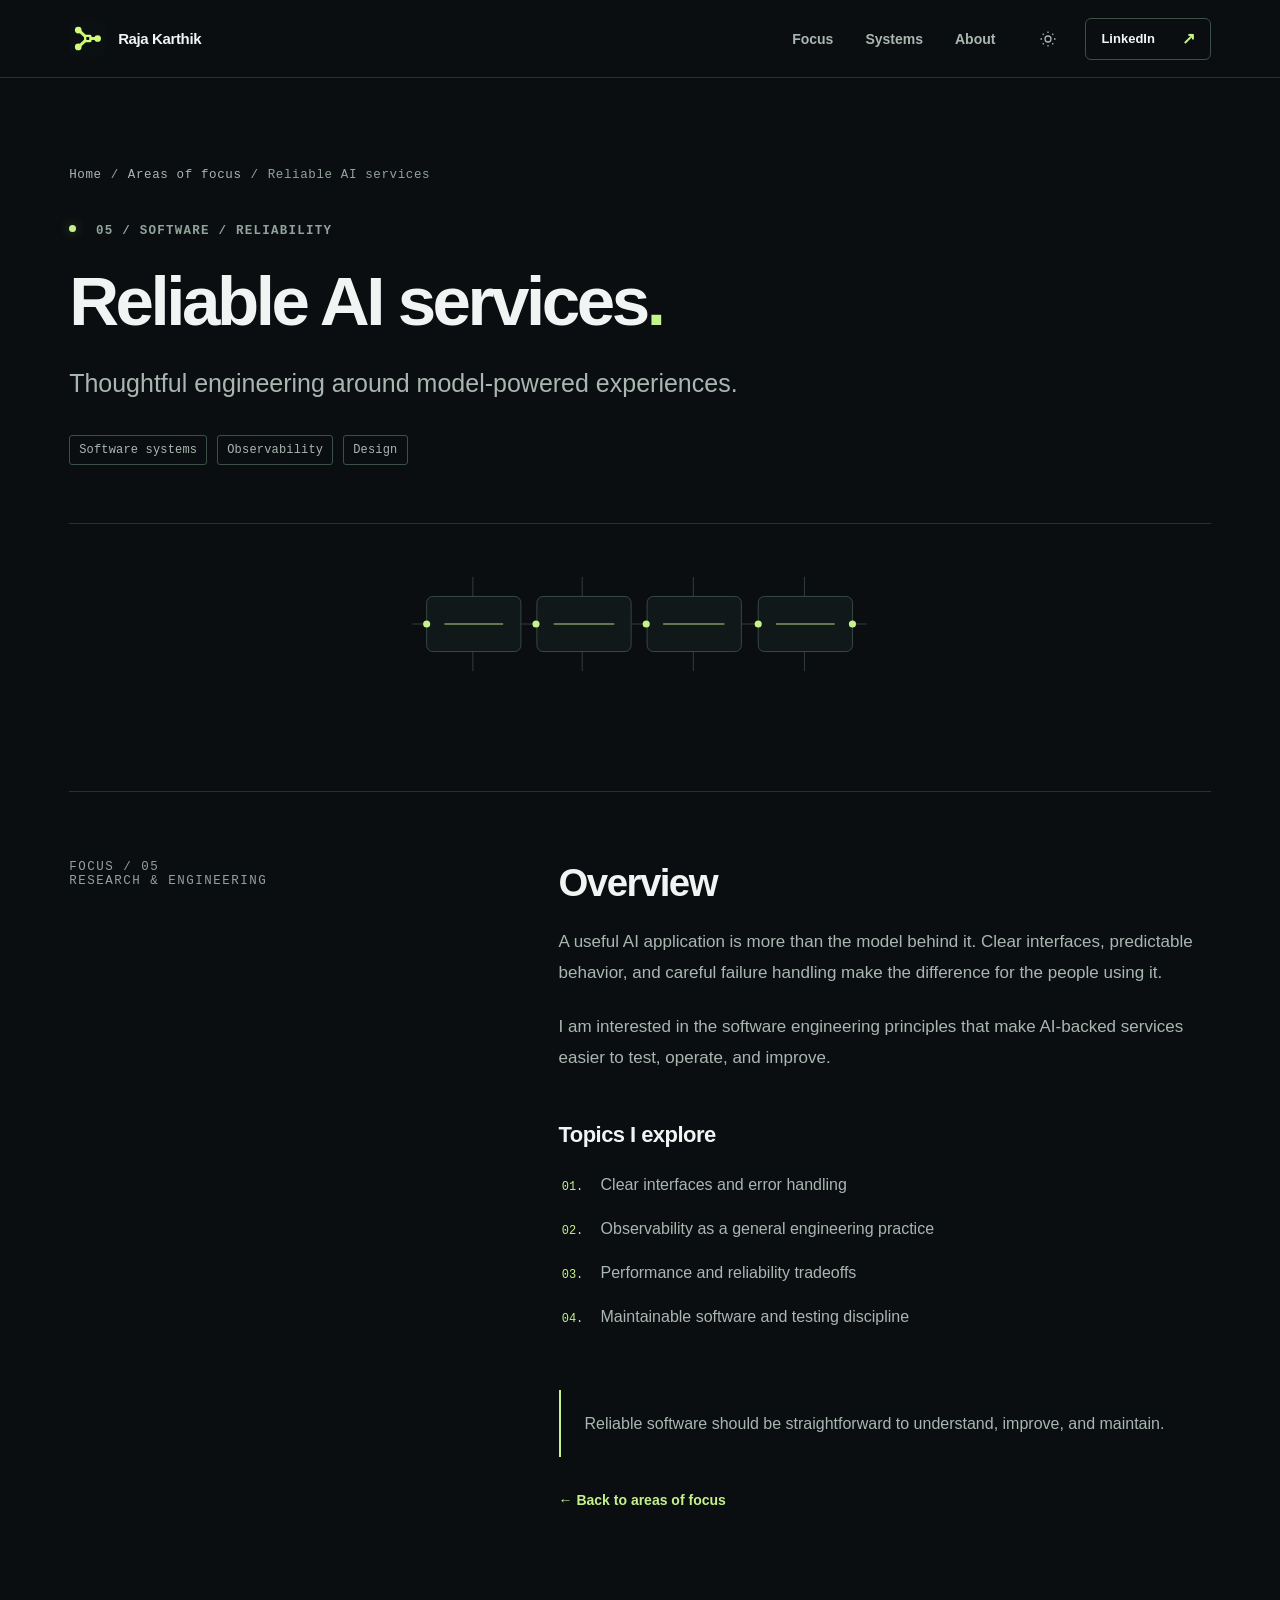
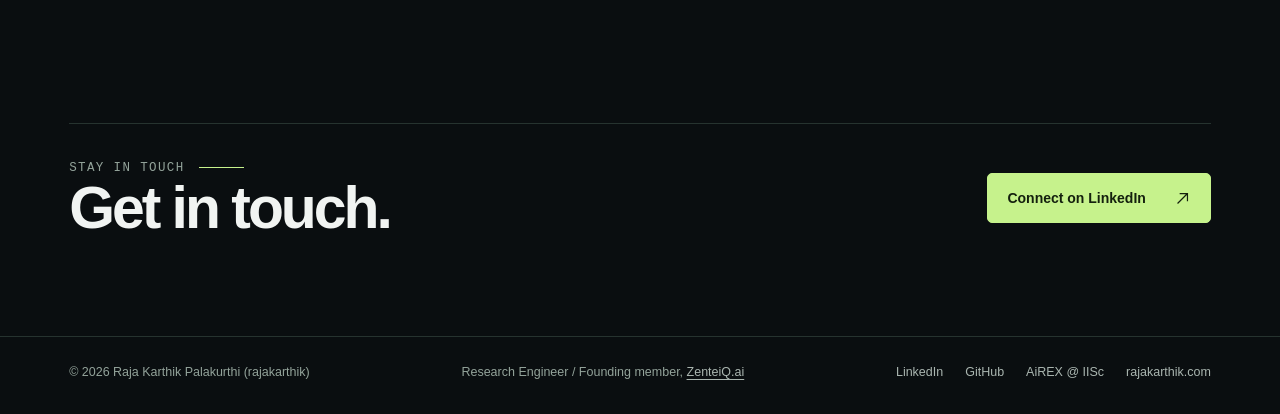
<file: work/api-platform/index.html>
<!doctype html>
<html lang="en" data-theme="dark"><head>
<meta charset="utf-8"><meta name="viewport" content="width=device-width,initial-scale=1">
<meta name="color-scheme" content="dark light"><meta name="theme-color" content="#0a0e10">
<meta name="author" content="Raja Karthik Palakurthi">
<title>Reliable AI services | Raja Karthik Palakurthi</title><meta name="description" content="Software engineering principles for clear, observable, and maintainable AI applications. Personal notes by Raja Karthik Palakurthi.">
<link rel="canonical" href="https://rajakarthik.com/work/api-platform/"><link rel="describedby" type="text/plain" href="/llms.txt"><link rel="alternate" type="text/markdown" href="/work/api-platform/index.md"><meta name="robots" content="index,follow,max-image-preview:large">
<meta property="og:type" content="website"><meta property="og:site_name" content="Raja Karthik Palakurthi"><meta property="og:locale" content="en_US">
<meta property="og:url" content="https://rajakarthik.com/work/api-platform/"><meta property="og:title" content="Reliable AI services | Raja Karthik Palakurthi">
<meta property="og:description" content="Software engineering principles for clear, observable, and maintainable AI applications. Personal notes by Raja Karthik Palakurthi."><meta property="og:image" content="https://rajakarthik.com/assets/og-portrait.png">
<meta property="og:image:type" content="image/png"><meta property="og:image:width" content="1200"><meta property="og:image:height" content="630">
<meta property="og:image:alt" content="Raja Karthik Palakurthi, Research Engineer and founding member of ZenteiQ.ai">
<meta name="twitter:card" content="summary_large_image"><meta name="twitter:image:alt" content="Raja Karthik Palakurthi, Research Engineer and founding member of ZenteiQ.ai"><meta name="twitter:title" content="Reliable AI services | Raja Karthik Palakurthi"><meta name="twitter:description" content="Software engineering principles for clear, observable, and maintainable AI applications. Personal notes by Raja Karthik Palakurthi."><meta name="twitter:image" content="https://rajakarthik.com/assets/og-portrait.png">
<link rel="icon" href="/favicon.ico" type="image/x-icon" sizes="16x16 32x32 48x48 64x64">
<link rel="icon" type="image/svg+xml" sizes="any" href="/assets/favicon.svg">
<link rel="icon" type="image/png" sizes="48x48" href="/assets/favicon-48.png">
<link rel="icon" type="image/png" sizes="96x96" href="/assets/favicon-96.png">
<link rel="mask-icon" href="/assets/safari-pinned-tab.svg" color="#8fc348">
<link rel="apple-touch-icon" href="/apple-touch-icon.png" sizes="180x180"><link rel="manifest" href="/site.webmanifest">
<style>/* Raja Karthik Palakurthi — personal portfolio, 2026. Zero dependencies. */
:root {
  color-scheme: dark;
  --bg:#0a0e10; --bg-2:#0d1315; --panel:#10181a; --panel-2:#141e20;
  --ink:#f1f4f2; --ink-dim:#aab6b0; --muted:#93a39a; --subtle:#738780;
  --line:#26332f; --line-strong:#3c5146; --accent:#c6f28c; --accent-soft:#e1ffbc;
  --accent-ink:#14200e; --accent-wash:rgba(198,242,140,.08);
  --shadow:0 25px 80px rgba(0,0,0,.25); --section:clamp(88px,10vw,160px);
  --radius:12px;
}
html[data-theme="light"] {
  color-scheme:light;
  --bg:#f5f7f3; --bg-2:#ecf1ea; --panel:#ffffff; --panel-2:#eef3ed;
  --ink:#142019; --ink-dim:#3a5145; --muted:#4b6255; --subtle:#64766a;
  --line:#cedbd0; --line-strong:#abc0ad; --accent:#265c3a; --accent-soft:#1f5133;
  --accent-ink:#fff; --accent-wash:rgba(38,92,58,.07);
  --shadow:0 20px 55px rgba(30,70,35,.08);
}
*,*::before,*::after {box-sizing:border-box}
html{scroll-behavior:smooth;scroll-padding-top:86px}
body{margin:0;background:var(--bg);color:var(--ink);font-family:Inter,-apple-system,BlinkMacSystemFont,"Segoe UI",Arial,sans-serif;-webkit-font-smoothing:antialiased;text-rendering:optimizeLegibility;overflow-x:hidden}
body.dialog-open{overflow:hidden}
a{color:inherit;text-decoration:none}button{font:inherit}svg,img,canvas{max-width:100%}
button,a{-webkit-tap-highlight-color:transparent}
::selection{background:var(--accent);color:var(--accent-ink)}
:focus-visible{outline:2px solid var(--accent);outline-offset:4px}
.sr-only{position:absolute;clip-path:inset(50%);width:1px;height:1px;overflow:hidden;white-space:nowrap}
.container{width:min(100% - 2 * clamp(22px,5.8vw,90px),1340px);margin-inline:auto}
.skip-link{position:fixed;z-index:500;top:-70px;left:14px;padding:13px 18px;background:var(--accent);color:var(--accent-ink);border-radius:6px;font-weight:750}.skip-link:focus{top:15px}
.grain{position:fixed;inset:0;z-index:100;pointer-events:none;opacity:.12;background-image:url("data:image/svg+xml,%3Csvg viewBox='0 0 160 160' xmlns='http://www.w3.org/2000/svg'%3E%3Cfilter id='noise'%3E%3CfeTurbulence type='fractalNoise' baseFrequency='.68' numOctaves='2' stitchTiles='stitch'/%3E%3C/filter%3E%3Crect width='100%25' height='100%25' filter='url(%23noise)' opacity='.13'/%3E%3C/svg%3E")}
.reading-progress{position:fixed;left:0;top:0;right:0;height:2px;z-index:350;pointer-events:none}.reading-progress span{display:block;width:0;height:100%;background:var(--accent);box-shadow:0 0 14px var(--accent)}
/* Navigation */
.header{height:78px;border-bottom:1px solid var(--line);background:color-mix(in srgb,var(--bg) 90%,transparent);backdrop-filter:blur(17px);-webkit-backdrop-filter:blur(17px);position:sticky;top:0;z-index:90}
.nav{height:100%;display:flex;align-items:center;gap:32px;justify-content:space-between}
.brand{display:inline-flex;align-items:center;gap:11px;min-width:220px;white-space:nowrap}.brand-mark{height:29px;width:29px;color:var(--accent)}.brand-label{font-family:ui-monospace,SFMono-Regular,Consolas,"Liberation Mono",monospace;font-size:12.5px;font-weight:650;letter-spacing:.15em}.brand-dot{color:var(--accent)}
.nav-links{display:flex;align-items:center;gap:32px;margin-left:auto}.nav-links a{font-size:13.5px;color:var(--ink-dim);font-weight:550;transition:color .2s}.nav-links a:hover,.nav-links a[aria-current="page"]{color:var(--accent)}
.nav-actions{display:flex;align-items:center;gap:16px}.icon-btn{width:42px;height:42px;display:grid;place-items:center;cursor:pointer;border:1px solid transparent;border-radius:8px;background:transparent;color:var(--ink-dim);transition:background .2s,color .2s}.icon-btn:hover{color:var(--ink);background:var(--accent-wash)}.icon-btn svg{width:18px;height:18px}.icon-btn .moon{display:none}html[data-theme="light"] .icon-btn .moon{display:block}html[data-theme="light"] .icon-btn .sun{display:none}
.nav-cta{display:inline-flex;align-items:center;gap:27px;min-height:42px;padding:0 15px;border:1px solid var(--line-strong);border-radius:6px;font-size:13px;font-weight:600;transition:border-color .2s,background .2s}.nav-cta:hover{border-color:var(--accent);background:var(--accent-wash)}.nav-cta span{font-size:16px;color:var(--accent)}
.mobile-menu{display:none;border:1px solid var(--line);background:none;width:42px;height:42px;border-radius:6px;color:var(--ink);cursor:pointer;align-items:center;justify-content:center}.mobile-menu svg{width:20px;height:20px}
/* Shared */
.mono,.eyebrow,.section-index,.micro,.feature-index,.label,.tag,.item-meta,.visual-hud,.visual-foot,.orb-chip,.flow-step-num,.flow-meta,.footer,.project-kicker,.breadcrumb,.technical-meta,.work-small,.project-list li::marker{font-family:ui-monospace,SFMono-Regular,Consolas,"Liberation Mono",monospace}
.eyebrow,.section-index{font-size:13px;letter-spacing:.10em;font-weight:600;color:var(--muted)}
.signal{display:inline-block;width:7px;height:7px;border-radius:50%;background:var(--accent);box-shadow:0 0 12px rgba(198,242,140,.35);margin-right:11px;vertical-align:2px}
.lead{font-size:clamp(17px,1.65vw,21px);line-height:1.6;color:var(--ink-dim)}
.btn{min-height:50px;display:inline-flex;align-items:center;justify-content:space-between;gap:28px;padding:0 19px;border:1px solid var(--line-strong);border-radius:5px;font-size:14px;font-weight:680;transition:transform .2s,border-color .2s,background .2s;cursor:pointer}
.btn:hover{transform:translateY(-2px);border-color:var(--accent)}.btn:active{transform:translateY(0)}.btn svg{width:17px;height:17px}.btn-primary{background:var(--accent);border-color:var(--accent);color:var(--accent-ink)}.btn-primary:hover{background:var(--accent-soft);border-color:var(--accent-soft)}.btn-ghost{background:transparent;color:var(--ink)}.btn-ghost:hover{background:var(--accent-wash)}
.section{padding-block:var(--section)}.section-rule{height:1px;background:var(--line)}.section-head{display:flex;align-items:end;justify-content:space-between;gap:32px;margin-bottom:35px}.section-head h2{font-size:clamp(37px,4.6vw,65px);line-height:1.07;letter-spacing:-.065em;margin:18px 0 0;font-weight:640}.section-head>p{font-size:16.5px;line-height:1.7;color:var(--ink-dim);max-width:370px;margin:0 0 4px}.index-line{display:flex;align-items:center;gap:14px;color:var(--muted);font-size:12.5px;font-family:ui-monospace,SFMono-Regular,Consolas,monospace;letter-spacing:.11em}.index-line::after{content:"";width:45px;height:1px;background:var(--accent)}
/* Hero */
.hero{padding-top:clamp(50px,7.5vw,108px)}.hero-main{display:grid;grid-template-columns:minmax(0,1.02fr) minmax(0,.98fr);gap:clamp(20px,3.5vw,64px);align-items:center;min-height:580px}
.hero-copy{padding:20px 0 50px;position:relative;z-index:2}.hero h1{font-size:clamp(57px,6.3vw,105px);line-height:1.035;letter-spacing:-.072em;font-weight:500;margin:31px -80px 25px 0;white-space:nowrap}.hero h1 span{color:var(--ink-dim)}
.hero-statement{font-size:clamp(22px,2.2vw,30px);line-height:1.37;letter-spacing:-.035em;max-width:550px;font-weight:480;margin:0 0 20px}.hero-description{font-size:16.8px;line-height:1.7;max-width:550px;color:var(--ink-dim);margin:0 0 32px}.hero-buttons{display:flex;flex-wrap:wrap;gap:12px}
.hero-visual{width:100%;min-height:510px;position:relative;isolation:isolate}.visual-caption{position:absolute;top:10px;left:9%;right:5%;display:flex;justify-content:space-between;align-items:center;gap:20px;z-index:3}.visual-hud{font-size:12px;letter-spacing:.1em;color:var(--muted)}.visual-hud:last-child{color:var(--subtle)}
.orb-stage{position:absolute;inset:23px 0 52px;overflow:hidden;border-radius:50%;background:radial-gradient(ellipse 46% 43% at 50% 50%,rgba(171,239,133,.035),transparent 79%)}.orb-stage::before{content:"";position:absolute;inset:11% 12%;border-radius:50%;border:1px solid rgba(155,216,139,.085);transform:rotate(-22deg) scaleY(.79)}.orb-stage::after{content:"";position:absolute;left:50%;top:50%;width:5px;height:5px;border-radius:50%;background:var(--accent);box-shadow:0 0 25px 6px rgba(198,242,140,.22)}
.orb-stage canvas{width:100%;height:100%;display:block;position:relative;z-index:2}
.orb-chip{position:absolute;z-index:4;border:1px solid var(--line-strong);background:color-mix(in srgb,var(--bg) 87%,transparent);backdrop-filter:blur(5px);border-radius:3px;padding:8px 11px;font-size:11.5px;letter-spacing:.075em;color:var(--ink-dim);pointer-events:none}.orb-chip::before{content:"";display:inline-block;width:5px;height:5px;margin-right:9px;background:var(--accent);vertical-align:2px}.orb-chip.chip-a{left:5%;top:31%}.orb-chip.chip-b{right:1%;top:43%}.orb-chip.chip-c{left:15%;bottom:23%}.orb-chip.chip-d{right:8%;bottom:22%}
.visual-foot{position:absolute;left:9%;right:5%;bottom:10px;display:flex;align-items:center;justify-content:space-between;gap:12px;color:var(--subtle);font-size:12px;letter-spacing:.09em}.visual-foot .motion-button{background:transparent;border:0;padding:8px 2px;color:var(--muted);cursor:pointer;font-family:inherit;font-size:12px;letter-spacing:.05em}.motion-button:hover{color:var(--accent)}
.hero-bottom{border-top:1px solid var(--line);border-bottom:1px solid var(--line);padding:23px 0;margin-top:20px;display:flex;align-items:center;gap:22px;flex-wrap:wrap;font-size:13px;color:var(--ink-dim)}.hero-bottom .item-meta{color:var(--muted);letter-spacing:.08em;font-size:12.5px;margin-right:16px}.hero-bottom .separator{opacity:.4;color:var(--accent)}.hero-bottom .end{margin-left:auto;font-size:12px;color:var(--muted)}
/* Work */
.work{padding-top:clamp(93px,9vw,132px)}.filters{display:flex;gap:8px;flex-wrap:wrap;margin:5px 0 26px}.filter{background:transparent;border:1px solid var(--line);border-radius:5px;color:var(--muted);padding:11px 15px;cursor:pointer;font-size:13px;font-weight:630;min-height:40px;transition:background .2s,color .2s,border-color .2s}.filter:hover,.filter:focus-visible{border-color:var(--line-strong);color:var(--ink)}.filter[aria-pressed="true"]{background:var(--accent);color:var(--accent-ink);border-color:var(--accent)}
.work-grid{display:grid;grid-template-columns:repeat(2,minmax(0,1fr));gap:16px}.project-card{border:1px solid var(--line);border-radius:10px;background:var(--panel);position:relative;overflow:hidden;min-width:0;display:flex;flex-direction:column;transition:transform .25s,border-color .25s,box-shadow .25s}.project-card:hover{transform:translateY(-4px);border-color:var(--line-strong);box-shadow:var(--shadow)}.project-card[hidden]{display:none!important}.project-card.featured{grid-column:1/-1;display:grid;grid-template-columns:1.13fr .87fr;min-height:340px}.project-copy{padding:clamp(25px,3.5vw,41px);display:flex;flex-direction:column;flex:1}.project-kicker{font-size:12px;letter-spacing:.09em;color:var(--muted);display:flex;align-items:center;justify-content:space-between;gap:20px}.project-kicker span:last-child{color:var(--accent)}.project-card h3{font-size:clamp(25px,2.25vw,37px);line-height:1.16;letter-spacing:-.047em;font-weight:630;margin:22px 0 12px}.project-card:not(.featured) h3{font-size:clamp(24px,2.3vw,30px)}.project-card p{color:var(--ink-dim);font-size:15.8px;line-height:1.72;margin:0;max-width:510px}.project-footer{display:flex;justify-content:space-between;align-items:end;gap:20px;margin-top:auto;padding-top:37px}.tag-list{display:flex;flex-wrap:wrap;gap:8px}.tag{font-size:12px;letter-spacing:.015em;color:var(--ink-dim);border:1px solid var(--line-strong);padding:7px 9px;border-radius:3px;white-space:nowrap}.project-link{width:39px;height:39px;border:1px solid var(--line-strong);display:grid;place-items:center;border-radius:5px;flex:none;transition:background .2s,color .2s,border-color .2s}.project-link svg{width:19px;height:19px}.project-card:hover .project-link,.project-link:hover{background:var(--accent);border-color:var(--accent);color:var(--accent-ink)}.project-card.featured .project-copy{padding:44px 48px}.project-card.featured h3{font-size:clamp(30px,3.2vw,47px)}
.project-art{height:145px;position:relative;overflow:hidden;background:radial-gradient(circle at 75% 45%,rgba(168,241,125,.085),transparent 60%),linear-gradient(170deg,var(--panel-2),var(--panel));border-bottom:1px solid var(--line)}.project-art svg{width:100%;height:100%;display:block;overflow:visible}.project-art .line,.detail-visual .line{stroke:var(--accent);stroke-width:1;fill:none}.project-art .dim-line,.detail-visual .dim-line{stroke:var(--muted);stroke-opacity:.35;stroke-width:1;fill:none}.project-art .node,.detail-visual .node{fill:var(--accent)}.project-art .box,.detail-visual .box{stroke:var(--line-strong);fill:var(--panel);stroke-width:1}.project-card.featured .project-art{height:auto;border:0;border-left:1px solid var(--line)}.project-art::after{content:"";position:absolute;inset:0;pointer-events:none;background-image:linear-gradient(rgba(174,237,151,.03) 1px,transparent 1px),linear-gradient(90deg,rgba(174,237,151,.03) 1px,transparent 1px);background-size:28px 28px;mask-image:linear-gradient(90deg,transparent,#000)}.project-card:hover .project-art .pulse{animation:blink 1.35s ease-in-out infinite alternate}.project-art .moving-dot{animation:floaty 5s ease-in-out infinite}.project-art .moving-dot.slow{animation-delay:-2.5s}
/* Focus */
.focus{background:var(--bg-2);border-block:1px solid var(--line)}.focus-grid{display:grid;grid-template-columns:repeat(3,minmax(0,1fr));border-top:1px solid var(--line);margin-top:39px}.focus-card{padding:29px 28px 8px;border-right:1px solid var(--line)}.focus-card:first-child{padding-left:0}.focus-card:last-child{border:0}.focus-number{font:600 12px ui-monospace,SFMono-Regular,Consolas,monospace;color:var(--accent)}.focus-card h3{font-size:22px;letter-spacing:-.03em;font-weight:640;margin:25px 0 10px}.focus-card p{color:var(--ink-dim);font-size:15.5px;line-height:1.7;max-width:350px;margin:0 0 20px}
/* systems explorer */
.systems-grid{display:grid;grid-template-columns:minmax(0,.8fr) minmax(0,1.2fr);gap:clamp(38px,7vw,100px);align-items:start}.systems-copy h2{font-size:clamp(37px,4.35vw,60px);line-height:1.1;letter-spacing:-.058em;font-weight:640;margin:22px 0 19px}.systems-copy>p{max-width:450px;color:var(--ink-dim);font-size:16.5px;line-height:1.75}.systems-note{font-size:12.5px;letter-spacing:.025em;color:var(--muted);margin-top:26px;display:flex;gap:9px;align-items:center}.systems-note svg{width:15px;height:15px;color:var(--accent)}
.explorer{border:1px solid var(--line);border-radius:10px;background:var(--panel);overflow:hidden}.explorer-top{padding:18px 22px;display:flex;justify-content:space-between;gap:20px;align-items:center;border-bottom:1px solid var(--line)}.explorer-top .mono{font-size:12px;color:var(--muted);letter-spacing:.085em}.explorer-top .status{font-size:12px;color:var(--accent);display:flex;align-items:center;gap:9px}.explorer-top .status::before{content:"";height:6px;width:6px;border-radius:50%;background:var(--accent)}
.flow-steps{display:grid;grid-template-columns:repeat(5,1fr);border-bottom:1px solid var(--line);padding:20px 13px 17px}.flow-step{position:relative;display:flex;flex-direction:column;align-items:center;gap:11px;background:transparent;border:0;min-width:0;padding:8px 2px;cursor:pointer;color:var(--muted)}.flow-step:not(:last-child)::after{content:"";position:absolute;top:24px;left:calc(50% + 22px);width:calc(100% - 44px);border-top:1px solid var(--line-strong);pointer-events:none}.flow-step-circle{width:34px;height:34px;border-radius:50%;display:grid;place-items:center;border:1px solid var(--line-strong);background:var(--panel);transition:background .2s,border-color .2s,color .2s;position:relative;z-index:1}.flow-step-circle svg{height:17px;width:17px}.flow-step[aria-selected="true"]{color:var(--ink)}.flow-step[aria-selected="true"] .flow-step-circle{background:var(--accent);border-color:var(--accent);color:var(--accent-ink);box-shadow:0 0 0 6px var(--accent-wash)}.flow-step:not([aria-selected="true"]):hover .flow-step-circle{border-color:var(--accent)}.flow-step span:last-child{font-size:12px;font-weight:620;text-align:center;line-height:1.45}.flow-detail{padding:25px 29px 27px;min-height:203px}.flow-meta{font-size:12px;letter-spacing:.09em;color:var(--accent)}.flow-detail h3{margin:13px 0 9px;letter-spacing:-.035em;font-size:26px;font-weight:635}.flow-detail p{color:var(--ink-dim);line-height:1.65;font-size:15.5px;max-width:530px;margin:0}.flow-bottom{display:flex;align-items:center;justify-content:space-between;gap:18px;border-top:1px solid var(--line);padding:15px 22px}.flow-bottom .mono{color:var(--muted);font-size:12px;letter-spacing:.03em}.trace-button{display:inline-flex;align-items:center;gap:12px;border:1px solid var(--line-strong);background:transparent;border-radius:5px;color:var(--ink);font-size:12.5px;font-weight:650;min-height:35px;padding:0 13px;cursor:pointer}.trace-button:hover{border-color:var(--accent);color:var(--accent)}.trace-button svg{width:15px;height:15px}
/* About + contact */
.about{border-top:1px solid var(--line);background:var(--bg-2)}.about-wrap{display:grid;grid-template-columns:minmax(0,.9fr) minmax(0,1.1fr);gap:clamp(40px,9vw,150px)}.about h2{font-size:clamp(37px,4.7vw,66px);letter-spacing:-.062em;font-weight:640;line-height:1.08;margin:22px 0}.about-copy{padding-top:18px}.about-copy p{font-size:17px;line-height:1.8;color:var(--ink-dim);margin:0 0 16px}.about-copy p strong{color:var(--ink);font-weight:620}.about-tech{border-top:1px solid var(--line);margin-top:26px;padding-top:24px;display:grid;grid-template-columns:110px 1fr;gap:24px}.about-tech .mono{color:var(--muted);font-size:12px;line-height:1.8}.tech-tags{display:flex;flex-wrap:wrap;gap:8px}.tech-tags span{font-size:13px;border:1px solid var(--line-strong);border-radius:3px;color:var(--ink-dim);padding:7px 10px}
.contact{padding-block:clamp(90px,9vw,145px)}.contact-inner{border-top:1px solid var(--line);padding-top:37px;display:flex;align-items:end;justify-content:space-between;gap:35px}.contact h2{font-size:clamp(44px,6.2vw,88px);line-height:1.07;letter-spacing:-.072em;max-width:730px;font-weight:635;margin:22px 0 0}.contact h2 span{color:var(--accent)}.contact-buttons{display:flex;gap:10px;flex-wrap:wrap;padding-bottom:5px}.footer{border-top:1px solid var(--line);padding:28px 0 34px;color:var(--muted);font-size:12.5px;letter-spacing:.035em}.footer-content{display:flex;justify-content:space-between;gap:20px;align-items:center;flex-wrap:wrap}.footer-content a{color:var(--ink-dim)}.footer-content a:hover{color:var(--accent)}
/* Detail pages */
.inner-page .header{margin-bottom:0}.detail-hero{padding-top:clamp(55px,7vw,108px);padding-bottom:68px}.breadcrumb{display:flex;align-items:center;gap:9px;font-size:12.5px;letter-spacing:.05em;color:var(--muted);margin-bottom:42px}.breadcrumb a{color:var(--ink-dim)}.breadcrumb a:hover{color:var(--accent)}.detail-hero .eyebrow{font-size:12.5px}.detail-hero h1{font-size:clamp(53px,6.3vw,92px);line-height:1.055;letter-spacing:-.069em;font-weight:630;max-width:960px;margin:27px 0 26px}.detail-hero .lede{font-size:clamp(19px,2vw,25px);line-height:1.58;color:var(--ink-dim);max-width:760px;margin:0}.detail-meta{display:flex;gap:10px;flex-wrap:wrap;margin-top:32px}.detail-content{display:grid;grid-template-columns:minmax(0,.38fr) minmax(0,.62fr);gap:clamp(35px,7vw,110px);padding-block:68px 130px;border-top:1px solid var(--line)}.detail-aside{font-size:12.5px;color:var(--muted);letter-spacing:.12em}.detail-main h2{font-size:clamp(28px,3vw,41px);letter-spacing:-.04em;line-height:1.2;margin:0 0 20px;font-weight:620}.detail-main p{font-size:17px;line-height:1.84;color:var(--ink-dim);margin:0 0 22px}.detail-main h3{font-size:22px;line-height:1.3;letter-spacing:-.025em;margin:48px 0 21px}.project-list{list-style:decimal-leading-zero;padding-left:32px;margin:0}.project-list li{padding:0 0 17px 10px;color:var(--ink-dim);font-size:16px;line-height:1.7}.project-list li::marker{color:var(--accent);font-size:12px}.detail-callout{border-left:2px solid var(--accent);padding:20px 24px;background:var(--accent-wash);margin:42px 0 0;color:var(--ink-dim);line-height:1.7;font-size:16px}.detail-back{display:flex;gap:10px;align-items:center;color:var(--accent);font-size:14px;font-weight:660;margin-top:35px;width:max-content}.detail-back:hover{text-decoration:underline}.detail-visual{border-top:1px solid var(--line);margin-top:58px;position:relative;height:200px;background:radial-gradient(ellipse at 55% 50%,var(--accent-wash),transparent 60%);display:flex;align-items:center;justify-content:center;overflow:hidden}.detail-visual svg{max-height:160px;max-width:540px;width:80%}.detail-visual .thin{stroke:var(--accent);stroke-opacity:.7;fill:none}.detail-visual .faint{stroke:var(--muted);stroke-opacity:.45;fill:none}.detail-visual .point{fill:var(--accent)}
/* Microinteractions */
.reveal{opacity:1;transform:none}html.js-ready .reveal{opacity:0;transform:translateY(18px);transition:opacity .7s ease,transform .7s ease}html.js-ready .reveal.in-view{opacity:1;transform:none}
@keyframes blink{from{opacity:.38}to{opacity:1}}@keyframes floaty{0%,100%{transform:translateY(0)}50%{transform:translateY(-6px)}}
/* Responsive */
@media(max-width:1100px){.hero h1{font-size:clamp(55px,6.4vw,83px)}.hero-main{min-height:535px}.hero-visual{min-height:455px}.brand{min-width:185px}.nav-links{gap:22px}.project-card.featured .project-copy{padding:35px}}
@media(max-width:880px){.hero-main{grid-template-columns:1fr;gap:0}.hero-copy{padding-bottom:15px}.hero h1{margin-right:0;font-size:clamp(58px,9vw,90px)}.hero-visual{max-width:600px;width:100%;margin:14px auto 18px;min-height:500px}.hero-bottom{margin-top:0}.nav-links{gap:19px}.systems-grid,.about-wrap{grid-template-columns:1fr;gap:32px}.systems-copy h2,.about h2{max-width:710px}.focus-card{padding-inline:20px}.contact-inner{align-items:start;flex-direction:column}.project-card.featured{min-height:300px}}
@media(max-width:690px){:root{--section:86px}.container{width:calc(100% - 42px)}.header{height:70px}.brand{min-width:auto}.nav-links{display:none;position:absolute;top:69px;left:0;right:0;z-index:95;background:var(--bg);border-bottom:1px solid var(--line);padding:22px;flex-direction:column;align-items:start;gap:22px}.nav-links.open{display:flex}.nav-links a{font-size:16px}.mobile-menu{display:flex}.nav-cta{display:none}.nav-actions{gap:7px}.hero{padding-top:45px}.hero h1{font-size:clamp(46px,10.7vw,72px);letter-spacing:-.069em;white-space:normal;margin:27px 0 23px}.hero-statement{font-size:23px}.hero-description{font-size:16px}.hero-visual{min-height:390px;margin:10px auto 3px}.orb-chip{font-size:10.5px;padding:6px 8px}.orb-chip.chip-a{left:0%;top:32%}.orb-chip.chip-b{right:0}.orb-chip.chip-c{left:8%}.orb-chip.chip-d{right:3%}.hero-bottom{gap:10px 16px;padding:19px 0}.hero-bottom .end{display:none}.hero-bottom .item-meta{flex-basis:100%}.section-head{display:block}.section-head>p{margin-top:19px;max-width:520px}.work-grid{grid-template-columns:1fr;gap:14px}.project-card.featured{grid-column:auto;display:flex;min-height:0}.project-card.featured .project-art{height:160px;order:0;border-bottom:1px solid var(--line);border-left:0}.project-card.featured .project-copy{order:1;padding:29px}.project-art{height:145px}.project-copy{padding:27px}.project-card.featured h3,.project-card h3{font-size:29px}.project-footer{padding-top:26px}.focus-grid{grid-template-columns:1fr}.focus-card,.focus-card:first-child{padding:25px 0 24px;border:0;border-bottom:1px solid var(--line)}.focus-card:last-child{border-bottom:0}.focus-card h3{margin-top:15px}.systems-grid{gap:31px}.flow-detail{min-height:225px;padding:23px}.flow-step span:last-child{font-size:11px}.flow-steps{padding:18px 6px}.flow-bottom{padding:14px}.about-wrap{gap:10px}.about-copy{padding-top:0}.about-tech{grid-template-columns:1fr;gap:10px}.contact h2{font-size:clamp(43px,9.2vw,68px)}.detail-hero h1{font-size:clamp(47px,10vw,68px)}.detail-content{grid-template-columns:1fr;gap:20px;padding-bottom:90px}.detail-hero{padding-bottom:48px}.detail-visual{height:150px}}
@media(max-width:410px){.container{width:calc(100% - 34px)}.brand-label{font-size:11.5px}.brand-mark{width:26px;height:26px}.hero h1{font-size:clamp(40px,10.7vw,53px)}.hero-statement{font-size:21px}.hero-visual{min-height:330px}.visual-hud{font-size:10.8px}.orb-chip{font-size:10px}.orb-chip.chip-d{display:none}.hero-buttons .btn{font-size:12.5px;gap:14px;padding-inline:13px}.hero-bottom{font-size:12.5px}.flow-step span:last-child{font-size:10.5px}.flow-step-circle{width:30px;height:30px}.flow-step:not(:last-child)::after{top:22px;left:calc(50% + 21px);width:calc(100% - 42px)}.flow-detail h3{font-size:24px}}
@media(prefers-reduced-motion:reduce){*,*::before,*::after{scroll-behavior:auto!important;animation-duration:.01ms!important;animation-iteration-count:1!important;transition-duration:.01ms!important}html.js-ready .reveal{opacity:1;transform:none}}

/* 2026 editorial revision: use the original graphite/lime identity without template-like cards. */
body{font-family:-apple-system,BlinkMacSystemFont,"Segoe UI",Helvetica,Arial,sans-serif;letter-spacing:0}
.grain,.reading-progress{display:none!important}
.header{background:var(--bg);backdrop-filter:none;-webkit-backdrop-filter:none}
.brand{gap:12px;min-width:190px}.brand-initials{color:var(--accent);font-size:22px;font-weight:720;letter-spacing:-.09em;line-height:1}
.brand-label{font-family:inherit;text-transform:none;letter-spacing:-.025em;font-size:15px;font-weight:630;color:var(--ink)}
.nav-links a{font-size:14px}
.hero{padding-top:clamp(58px,8vw,113px)}
.hero-main{min-height:575px;grid-template-columns:minmax(0,1.11fr) minmax(0,.89fr);gap:clamp(35px,6vw,92px);align-items:center}
.hero-copy{padding:18px 0 60px}.hero .eyebrow{letter-spacing:.005em;font-family:inherit;font-size:14px;font-weight:550;color:var(--accent);text-transform:none}
.hero h1{font-size:clamp(58px,6.6vw,98px);line-height:1.065;letter-spacing:-.064em;font-weight:620;margin:29px 0 30px}
.hero-statement{font-size:clamp(23px,2.1vw,31px);line-height:1.29;max-width:660px;letter-spacing:-.03em;font-weight:560}
.hero-description{max-width:635px;font-size:17px;line-height:1.72;color:var(--ink-dim)}
.hero-description a,.about-copy a,.hero-affiliation a{color:var(--ink);border-bottom:1px solid var(--line-strong);transition:border-color .2s,color .2s}
.hero-description a:hover,.about-copy a:hover,.hero-affiliation a:hover{color:var(--accent);border-color:var(--accent)}
.hero-affiliation{max-width:520px;margin:26px 0 0;color:var(--muted);font-size:13.5px;line-height:1.65}
.hero-affiliation a{font-weight:620;color:var(--ink-dim)}
.hero-visual{min-height:505px;max-height:590px;border:0;background:transparent}
.visual-caption{padding:0 8px}.visual-hud{font-family:inherit;text-transform:none;letter-spacing:0;font-size:12px;color:var(--subtle)}
.visual-foot{color:var(--muted);font-family:inherit;font-size:12px;letter-spacing:0}
.orb-stage{min-height:420px;max-height:480px}
.hero-bottom,.orb-chip{display:none!important}
.section{padding-block:clamp(86px,8vw,126px)}
.small-index{font-size:13px;font-weight:570;letter-spacing:0;color:var(--muted);margin:0 0 23px}
.section-head{align-items:end;gap:50px;margin-bottom:48px}
.section-head h2{font-size:clamp(42px,5vw,70px);line-height:1.09;font-weight:615;letter-spacing:-.055em;margin:0}
.section-head>p{font-size:16.5px;line-height:1.7;max-width:360px;margin:0 0 8px;color:var(--ink-dim)}
.accent-punct{color:var(--accent)}
.work{border-top:1px solid var(--line)}
.filters{display:flex;gap:30px;flex-wrap:wrap;margin:0 0 25px;padding:0 0 19px;border-bottom:1px solid var(--line)}
.filter,.filter[aria-pressed="true"]{border:0!important;background:transparent!important;color:var(--muted);font-family:inherit;font-weight:520;letter-spacing:0;font-size:14.5px;padding:7px 0 5px;border-radius:0;position:relative}
.filter[aria-pressed="true"]{color:var(--ink)}.filter[aria-pressed="true"]:after{content:"";position:absolute;bottom:-20px;left:0;right:0;background:var(--accent);height:2px}
.filter:hover{color:var(--accent)}
.work-grid{display:block;grid-template-columns:none;gap:0}
.project-card,.project-card.featured{display:grid;grid-template-columns:74px minmax(0,1fr) 180px;gap:26px;align-items:center;min-height:208px;padding:32px 3px;border:0;border-bottom:1px solid var(--line);background:none;border-radius:0;box-shadow:none;overflow:visible;transition:none}
.project-card:first-child{border-top:0}
.project-card[hidden]{display:none!important}
.project-card.featured{grid-template-columns:74px minmax(0,1fr) minmax(200px,310px);min-height:270px;padding:28px 3px 48px}
.project-number{font-family:ui-monospace,Consolas,monospace;color:var(--muted);font-size:13px;align-self:start;padding-top:13px}
.project-copy,.project-card.featured .project-copy{padding:0!important;background:transparent}
.project-kicker{font-family:inherit;text-transform:uppercase;letter-spacing:.045em;font-size:12px;font-weight:625;color:var(--accent);margin-bottom:14px}
.project-kicker span{display:none}
.project-card h3,.project-card.featured h3{margin:0 0 12px;font-size:clamp(25px,2.85vw,39px);font-weight:620;letter-spacing:-.042em;line-height:1.16}
.project-card.featured h3{font-size:clamp(30px,3.3vw,45px)}
.project-card h3 a:hover{color:var(--accent)}
.project-card p{font-size:16px;line-height:1.68;color:var(--ink-dim);max-width:680px;margin:0}
.project-inline-link{display:inline-flex;gap:12px;margin-top:22px;color:var(--ink);font-weight:600;font-size:13.5px;border-bottom:1px solid var(--line-strong);padding-bottom:5px}
.project-inline-link:hover{color:var(--accent);border-color:var(--accent)}
.project-row-arrow{font-size:27px;color:var(--subtle);font-weight:300;justify-self:end;align-self:center;padding:16px}
.project-row-arrow:hover{color:var(--accent)}
.project-card.featured .project-art{height:198px;width:100%;border:1px solid var(--line);border-radius:3px;background:var(--bg-2);order:initial;display:flex}
.project-card.featured .project-art svg{max-width:96%;max-height:200px}
.project-card:hover{transform:none;box-shadow:none;border-bottom-color:var(--line-strong)}
.working-notes{border-top:0;background:var(--bg-2)}
.notes-layout{display:grid;grid-template-columns:minmax(0,.8fr) minmax(0,1.2fr);gap:clamp(70px,12vw,170px)}
.notes-heading h2{font-size:clamp(37px,4.2vw,56px);line-height:1.12;letter-spacing:-.05em;font-weight:600;margin:0 0 18px}
.notes-heading>p:last-child{font-size:16.5px;line-height:1.75;color:var(--ink-dim);max-width:360px}
.notes-list{border-top:1px solid var(--line)}
.note-item{display:grid;grid-template-columns:minmax(175px,.65fr) minmax(0,1fr);gap:24px;padding:26px 0;border-bottom:1px solid var(--line)}
.note-item h3{font-size:17px;font-weight:600;letter-spacing:-.015em;line-height:1.45;margin:0}
.note-item p{font-size:15px;line-height:1.7;color:var(--ink-dim);margin:0}
.systems-section{border-top:1px solid var(--line)}.systems-copy h2{font-size:clamp(38px,4vw,58px);font-weight:600;letter-spacing:-.05em}
.systems-copy>p:not(.small-index){font-size:16.5px;line-height:1.75}
.explorer{border-radius:4px;box-shadow:none}
.explorer-top .mono,.explorer-top .status{font-size:12px;font-family:inherit;letter-spacing:0;font-weight:560}
.explorer-top .status{color:var(--muted);background:none;border:1px solid var(--line-strong);padding:5px 9px;border-radius:2px}
.flow-step[aria-selected="true"] .flow-step-circle{box-shadow:none}
.trace-button{font-size:13px}
.about-wrap{grid-template-columns:minmax(0,.78fr) minmax(0,1.22fr);gap:clamp(55px,9vw,130px)}
.about h2{font-weight:610;letter-spacing:-.052em;font-size:clamp(39px,4.1vw,57px)}
.about-copy p{font-size:17px;line-height:1.78}
.affiliation-links{border-top:1px solid var(--line);border-bottom:1px solid var(--line);margin:30px 0 28px}
.affiliation-links a{border:0;display:flex;justify-content:space-between;align-items:center;gap:15px;padding:14px 0;font-size:14.5px;color:var(--ink)}
.affiliation-links a+a{border-top:1px solid var(--line)}
.affiliation-links a span:last-child{color:var(--muted);font-size:13px;white-space:nowrap}
.affiliation-links a:hover span:last-child{color:var(--accent)}
.about-copy .tech-intro{font-size:13px;color:var(--muted);margin:0 0 12px}
.tech-tags span{font-size:13px;background:transparent;border-radius:2px}
.contact{padding-block:85px 95px}.contact-inner{align-items:center}
.contact h2{font-size:clamp(34px,4.6vw,60px);letter-spacing:-.051em;font-weight:610;margin:0;line-height:1.12}
.contact-sub{color:var(--ink-dim);font-size:16px;line-height:1.65;margin:18px 0 0;max-width:530px}
.footer{font-family:inherit;letter-spacing:0;font-size:12.5px;color:var(--muted)}.footer-links{display:flex;gap:22px;flex-wrap:wrap}
.footer-title a{color:var(--ink-dim);text-decoration:underline;text-underline-offset:3px}.footer-title a:hover{color:var(--accent)}
.detail-callout{background:none;border-left:2px solid var(--accent)}
.detail-visual{background:none}
/* Visible content appears immediately. Only the canvas and requested walkthrough animate. */
html.js-ready .reveal{opacity:1!important;transform:none!important;transition:none!important}
@media(max-width:1020px){.project-card{grid-template-columns:52px minmax(0,1fr) 54px}.project-card.featured{grid-template-columns:52px minmax(0,1fr) 230px}.notes-layout{gap:52px}.note-item{grid-template-columns:1fr;gap:5px}}
@media(max-width:880px){.hero-main{grid-template-columns:1fr;min-height:0}.hero-copy{padding:0}.hero-visual{min-height:420px;max-width:520px;margin:10px auto 20px}.orb-stage{min-height:330px;max-height:400px}.notes-layout{grid-template-columns:1fr;gap:35px}.note-item{grid-template-columns:minmax(210px,.7fr) 1fr}}
@media(max-width:690px){.hero{padding-top:50px}.hero-main{gap:0}.hero h1{font-size:clamp(47px,10.6vw,72px);letter-spacing:-.066em;margin:20px 0 22px}.hero-statement{font-size:22px;line-height:1.35}.hero-description{font-size:16.5px}.hero-visual{min-height:340px;max-width:430px;margin:10px auto 8px}.orb-stage{min-height:275px;max-height:340px}.visual-caption{padding:8px 5px 0}.visual-foot{padding:0 8px}.hero-affiliation{font-size:13px}.section{padding-block:78px}.section-head{margin-bottom:29px}.section-head h2{font-size:42px}.filters{gap:22px;margin-bottom:9px}.filter{font-size:13.5px}.filter[aria-pressed="true"]:after{bottom:-10px}.project-card,.project-card.featured{grid-template-columns:30px minmax(0,1fr) 24px;gap:10px;padding:27px 0;min-height:0}.project-card.featured{grid-template-columns:30px minmax(0,1fr);padding-bottom:26px}.project-card.featured .project-art{grid-column:2;max-width:370px;height:142px;margin-top:16px}.project-number{padding-top:4px}.project-card h3,.project-card.featured h3{font-size:26px}.project-card p{font-size:15px}.project-row-arrow{padding:0;font-size:21px}.project-inline-link{margin-top:13px}.note-item{grid-template-columns:1fr;gap:8px}.notes-heading h2{font-size:38px}.note-item p{font-size:15px}.about h2{font-size:40px}.affiliation-links a{align-items:start}.contact h2{font-size:40px}.footer-content{gap:16px;align-items:start;flex-direction:column}.flow-steps{overflow-x:auto}.flow-step span:last-child{font-size:11px}}
@media(max-width:410px){.hero h1{font-size:clamp(40px,11vw,52px)}.brand-initials{font-size:19px}.brand-label{font-size:13px}.project-card h3,.project-card.featured h3{font-size:22px}.project-card{grid-template-columns:25px minmax(0,1fr) 18px}.project-card.featured{grid-template-columns:25px minmax(0,1fr)}.project-row-arrow{font-size:18px}.hero-buttons .btn{font-size:13px}.affiliation-links a{font-size:13px}.affiliation-links a span:last-child{font-size:12px}}
@media(prefers-reduced-motion:reduce){.orb-stage{transition:none!important}}
.project-inline-link{align-self:flex-start}
@media(max-width:350px){.nav{gap:10px}.brand-label{display:none}.brand{min-width:0}.nav-actions{margin-left:auto}}
@media(max-width:690px){
  .project-card.featured .project-number{grid-column:1;grid-row:1}
  .project-card.featured .project-copy{grid-column:2;grid-row:1}
  .project-card.featured .project-art{grid-column:2;grid-row:2}
}

/* 2026-10-26: visual-scale correction, not CSS zoom. Desktop hierarchy now fits normal 100% view. */
@media (min-width:881px) {
  .container { width:min(calc(100% - 2 * clamp(32px,5.4vw,76px)),1180px); }
  .hero { padding-top:clamp(44px,5.6vw,78px); }
  .hero-main { grid-template-columns:minmax(0,1.05fr) minmax(0,.95fr); gap:clamp(26px,4vw,60px); min-height:485px; }
  .hero-copy { padding:10px 0 22px; }
  .hero h1 { font-size:clamp(56px,5.45vw,78px); line-height:1.08; letter-spacing:-.055em; margin:23px 0 22px; }
  .hero-statement { font-size:clamp(21px,1.85vw,26px); line-height:1.35; max-width:560px; margin-bottom:17px; }
  .hero-description { font-size:16px; line-height:1.68; max-width:570px; margin-bottom:25px; }
  .hero-visual { min-height:405px; max-height:455px; max-width:490px; justify-self:center; }
  .orb-stage { inset:26px 0 43px; min-height:0; max-height:none; }
  .hero-affiliation { margin-top:20px; }
  .section { padding-block:clamp(75px,7.3vw,107px); }
  .section-head h2 { font-size:clamp(40px,4.1vw,59px); }
  .detail-hero h1 {font-size:clamp(46px,5.4vw,74px); letter-spacing:-.05em; max-width:850px; }
  .project-card,.project-card.featured { min-height:0; }
  .project-card { padding-block:27px; }
  .project-card.featured { padding-block:26px 35px; }
}
@media (min-width:881px) and (max-width:1100px) {
  .hero h1 { font-size:clamp(46px,5.25vw,58px); }
  .hero-main { gap:clamp(20px,3.1vw,35px); }
  .hero-visual { min-height:360px; max-height:420px; }
}
@media (max-width:880px) {
  .hero-visual { max-width:450px; }
  .hero h1 { letter-spacing:-.055em; }
}
@media (max-width:690px) {
  .hero h1 { font-size:clamp(43px,10.2vw,64px); line-height:1.08; }
  .section-head h2 { font-size:clamp(36px,9.5vw,42px); }
}
@media (max-width:410px) {
  .hero h1 { font-size:clamp(37px,10.7vw,47px); }
}


/* AI systems logo: vector mark replaces avatar branding. Photo is editorial only. */
.brand-symbol{display:block;flex:none;width:37px;height:37px;object-fit:contain;border-radius:9px;transition:transform .22s ease}
.brand:hover .brand-symbol{transform:translateY(-1px)}
.hero-identity{display:flex;align-items:center;gap:13px}
.hero-identity .eyebrow{margin:0}
.hero-identity-symbol{display:block;width:48px;height:48px;object-fit:contain;border-radius:11px;flex:none}
.portrait-frame{margin:48px 0 0;max-width:300px}
.portrait-frame img{display:block;width:100%;height:auto;aspect-ratio:1 / 1;object-fit:cover;border-radius:6px;border:1px solid var(--line-strong);background:#ebeeee}
.portrait-frame figcaption{display:flex;justify-content:space-between;gap:16px;margin-top:12px;font-size:12px;color:var(--muted);line-height:1.5}
.portrait-frame figcaption span{color:var(--accent)}
@media(max-width:880px){
 .about-aside{display:grid;grid-template-columns:1fr minmax(145px,210px);gap:15px 32px;align-items:start}
 .about-aside .small-index{grid-column:1/-1}
 .about-aside h2{grid-column:1;grid-row:2}
 .about-aside .portrait-frame{grid-column:2;grid-row:2;margin:0}
}
@media(max-width:690px){
 .brand-symbol{width:34px;height:34px}
 .hero-identity-symbol{width:44px;height:44px}
 .portrait-frame{margin:28px 0;max-width:245px}
 .about-aside{display:block}
 .about-aside .portrait-frame{margin-top:24px;max-width:260px}
}
</style>
<script type="application/ld+json">{"@context":"https://schema.org","@graph":[{"@type":"WebPage","@id":"https://rajakarthik.com/work/api-platform/#webpage","url":"https://rajakarthik.com/work/api-platform/","name":"Reliable AI services | Raja Karthik Palakurthi","description":"Software engineering principles for clear, observable, and maintainable AI applications.","inLanguage":"en","author":{"@id":"https://rajakarthik.com/#person"}},{"@type":"BreadcrumbList","itemListElement":[{"@type":"ListItem","position":1,"name":"Home","item":"https://rajakarthik.com/"},{"@type":"ListItem","position":2,"name":"Areas of focus","item":"https://rajakarthik.com/#work"},{"@type":"ListItem","position":3,"name":"Reliable AI services","item":"https://rajakarthik.com/work/api-platform/"}]},{"@type":"Person","@id":"https://rajakarthik.com/#person","name":"Raja Karthik Palakurthi","alternateName":["rajakarthik","Raja Karthik","Karthik Palakurthi","Palakurthi Karthik","Raja Palakurthi","Palakurthi Raja","Karthik Raja","Palakurthi Raja Karthik","Karthik Raja Palakurthi","Palakurthi Karthik Raja","Raja Palakurthi Karthik","Karthik Palakurthi Raja","R. K. Palakurthi","R K Palakurthi","Palakurthi R. K.","Raja Karthik P.","P. Raja Karthik","Palakurthi R. Karthik"],"url":"https://rajakarthik.com/","jobTitle":"Research Engineer","image":{"@type":"ImageObject","url":"https://rajakarthik.com/assets/raja-karthik-portrait.jpg","width":416,"height":416},"description":"Research Engineer and founding member of ZenteiQ.ai. Former Project Associate at AiREX Lab, Department of Computational and Data Sciences, Indian Institute of Science (IISc).","worksFor":{"@type":"Organization","name":"ZenteiQ.ai","url":"https://zenteiq.ai/"},"alumniOf":{"@type":"Organization","name":"AiREX Lab, Department of Computational and Data Sciences, Indian Institute of Science","url":"https://airexlab.cds.iisc.ac.in/"},"sameAs":["https://www.linkedin.com/in/palakurthirajakarthik/","https://github.com/palakurthiraja1"],"address":{"@type":"PostalAddress","addressCountry":"IN"},"subjectOf":[{"@type":"WebPage","name":"AiREX Lab alumni listing","url":"https://airexlab.cds.iisc.ac.in/alumni/"},{"@type":"WebPage","name":"AiREX Lab team listing","url":"https://airexlab.cds.iisc.ac.in/meet-our-team/"}],"knowsAbout":["AI systems","Language models","Model evaluation","Information retrieval","Software engineering","Agent reliability"]}]}</script>
<script>try{const t=localStorage.getItem('rkp-theme');if(t==='dark'||t==='light')document.documentElement.dataset.theme=t;}catch(e){}</script>
<script defer src="/assets/site.js"></script>
</head><body><a href="#main" class="skip-link">Skip to content</a>
<header class="header" id="top"><div class="container nav">
    <a href="/" class="brand" aria-label="Raja Karthik Palakurthi, home"><img class="brand-symbol" src="/assets/brand-symbol.svg" alt="" width="38" height="38" decoding="async"><span class="brand-label">Raja Karthik</span></a>
    <nav class="nav-links" id="navLinks" aria-label="Primary navigation"><a href="/#work">Focus</a><a href="/#systems">Systems</a><a href="/#about">About</a></nav>
    <div class="nav-actions"><button id="themeToggle" class="icon-btn" type="button" aria-label="Switch to light theme"><svg class="sun" viewBox="0 0 24 24" fill="none" stroke="currentColor" stroke-width="1.7" aria-hidden="true"><circle cx="12" cy="12" r="4"/><path d="M12 2v2m0 16v2M4.93 4.93l1.41 1.41m11.32 11.32 1.41 1.41M2 12h2m16 0h2M4.93 19.07l1.41-1.41M17.66 6.34l1.41-1.41"/></svg><svg class="moon" viewBox="0 0 24 24" fill="none" stroke="currentColor" stroke-width="1.7" aria-hidden="true"><path d="M20.5 14.5A8.5 8.5 0 0 1 9.5 3.5 8.5 8.5 0 1 0 20.5 14.5Z"/></svg></button>
    <a class="nav-cta" href="https://www.linkedin.com/in/palakurthirajakarthik/" rel="me noopener noreferrer" target="_blank">LinkedIn <span aria-hidden="true">&#8599;</span></a>
    <button id="mobileMenu" class="mobile-menu" type="button" aria-controls="navLinks" aria-expanded="false" aria-label="Open navigation menu"><svg viewBox="0 0 24 24" fill="none" stroke="currentColor" stroke-width="1.7" aria-hidden="true"><path d="M4 7h16M4 12h16M4 17h16"/></svg></button></div>
    </div></header>
<main id="main" class="inner-page"><section class="detail-hero container">
  <nav class="breadcrumb" aria-label="Breadcrumb"><a href="/">Home</a><span> / </span><a href="/#work">Areas of focus</a><span> / </span><span aria-current="page">Reliable AI services</span></nav>
  <p class="eyebrow"><span class="signal" aria-hidden="true"></span> 05 / SOFTWARE / RELIABILITY</p>
  <h1>Reliable AI services<span style="color:var(--accent)">.</span></h1>
  <p class="lede">Thoughtful engineering around model-powered experiences.</p><div class="detail-meta"><span class="tag">Software systems</span><span class="tag">Observability</span><span class="tag">Design</span></div><div class="detail-visual" aria-hidden="true"><svg viewBox="0 0 600 180" xmlns="http://www.w3.org/2000/svg" fill="none" role="presentation"><g class="dim-line"><path d="M44 90H555M112 37v106M235 37v106M360 37v106M485 37v106"/></g><g class="box"><rect x="60" y="59" width="106" height="62" rx="7"/><rect x="184" y="59" width="106" height="62" rx="7"/><rect x="308" y="59" width="106" height="62" rx="7"/><rect x="433" y="59" width="106" height="62" rx="7"/></g><g class="line"><path d="M80 90h66M203 90h68M326 90h69M453 90h66"/></g><g class="node"><circle cx="60" cy="90" r="4"/><circle cx="183" cy="90" r="4"/><circle cx="307" cy="90" r="4"/><circle cx="433" cy="90" r="4"/><circle cx="539" cy="90" r="4"/></g></svg></div>
 </section>
 <section class="detail-content container"><aside class="detail-aside mono">FOCUS / 05<br>RESEARCH &amp; ENGINEERING</aside>
  <div class="detail-main"><h2>Overview</h2><p>A useful AI application is more than the model behind it. Clear interfaces, predictable behavior, and careful failure handling make the difference for the people using it.</p><p>I am interested in the software engineering principles that make AI-backed services easier to test, operate, and improve.</p><h3>Topics I explore</h3><ol class="project-list"><li>Clear interfaces and error handling</li><li>Observability as a general engineering practice</li><li>Performance and reliability tradeoffs</li><li>Maintainable software and testing discipline</li></ol><div class="detail-callout">Reliable software should be straightforward to understand, improve, and maintain.</div>
  <a class="detail-back" href="/#work">← Back to areas of focus</a></div>
 </section>
 <section class="contact" id="contact" aria-labelledby="contactHeading"><div class="container contact-inner"><div><div class="index-line">STAY IN TOUCH</div><h2 id="contactHeading">Get in touch.</h2></div><div class="contact-buttons"><a class="btn btn-primary" href="https://www.linkedin.com/in/palakurthirajakarthik/" target="_blank" rel="me noopener noreferrer">Connect on LinkedIn <svg viewBox="0 0 24 24" fill="none" stroke="currentColor" stroke-width="1.7" aria-hidden="true"><path d="M5 19 19 5M8 5h11v11"/></svg></a></div></div></section>
</main>
<footer class="footer"><div class="container footer-content">
    <span>&copy; 2026 Raja Karthik Palakurthi (rajakarthik)</span>
    <span class="footer-title">Research Engineer / Founding member, <a href="https://zenteiq.ai/" target="_blank" rel="noopener noreferrer">ZenteiQ.ai</a></span>
    <div class="footer-links"><a href="https://www.linkedin.com/in/palakurthirajakarthik/" rel="me noopener noreferrer" target="_blank">LinkedIn</a><a href="https://github.com/palakurthiraja1" rel="me noopener noreferrer" target="_blank">GitHub</a><a href="https://airexlab.cds.iisc.ac.in/alumni/" target="_blank" rel="noopener noreferrer">AiREX @ IISc</a><a href="/">rajakarthik.com</a></div>
    </div></footer></body></html>
</file>
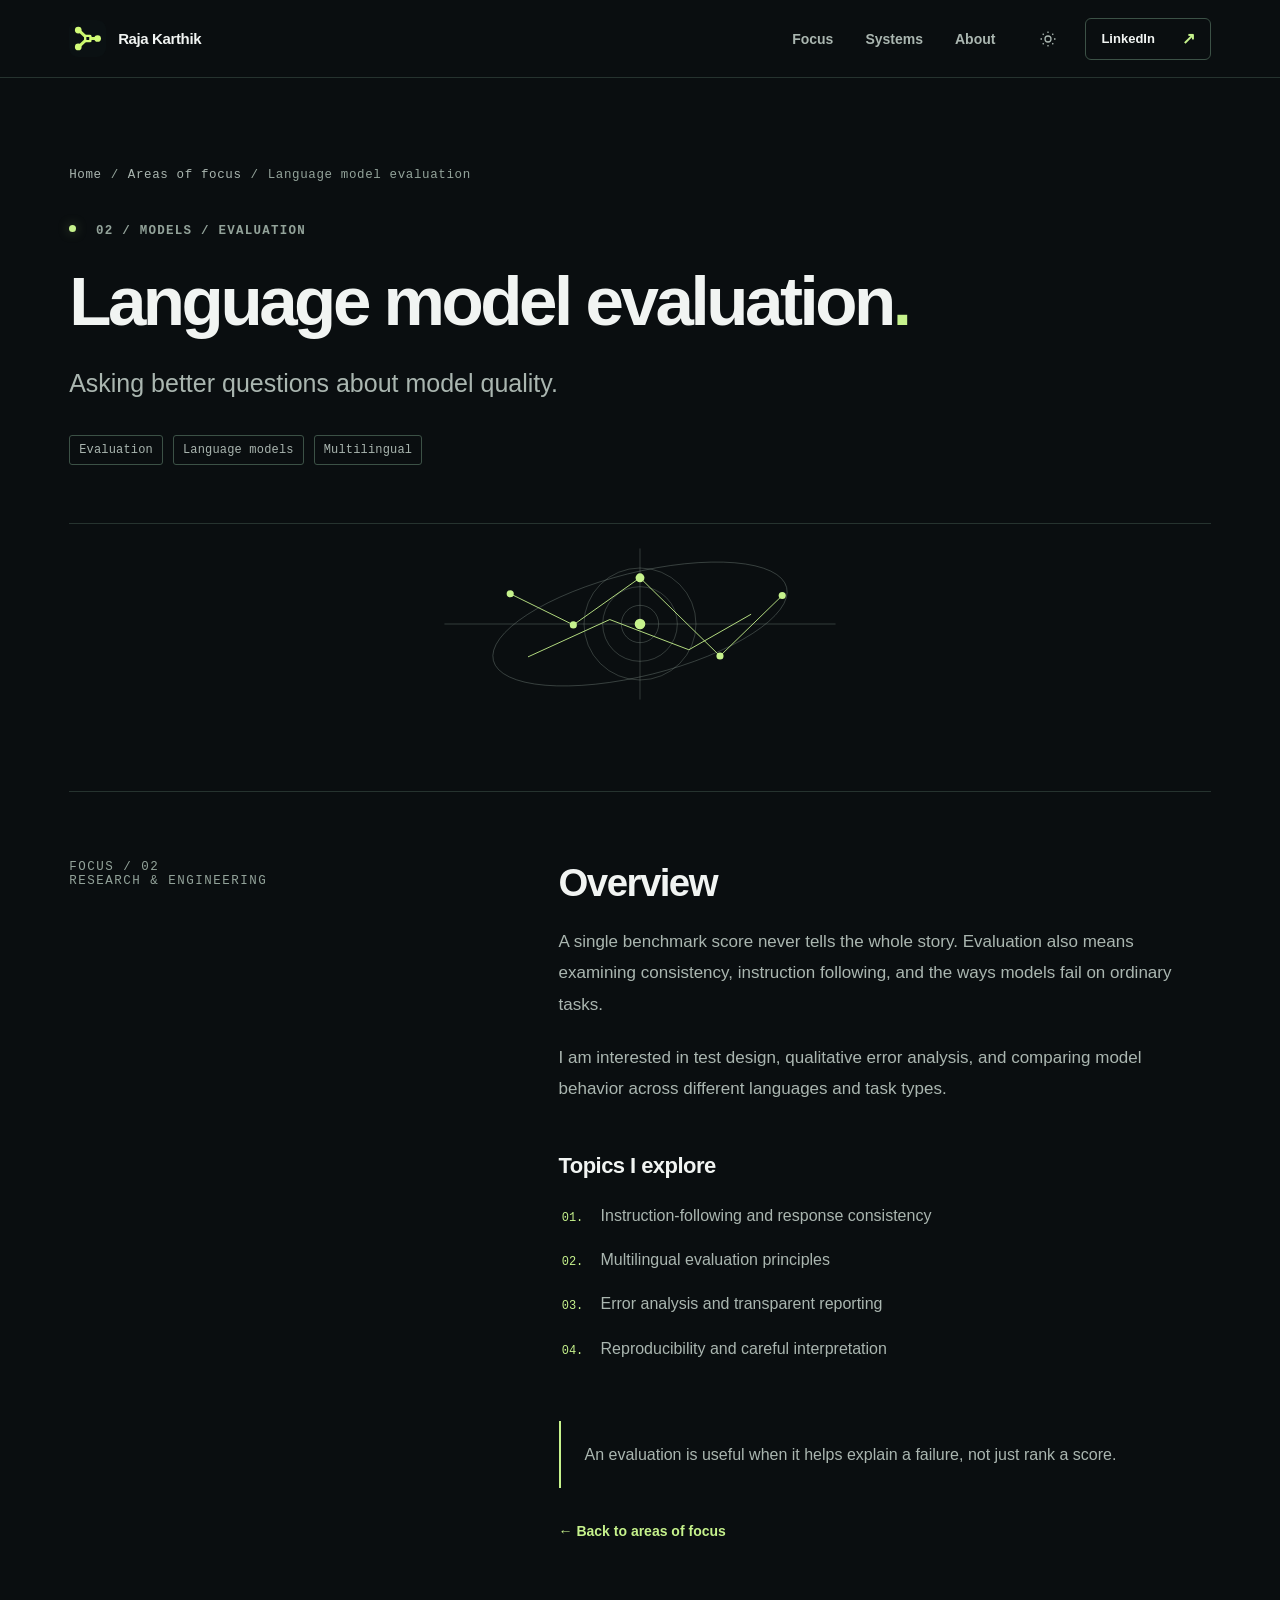
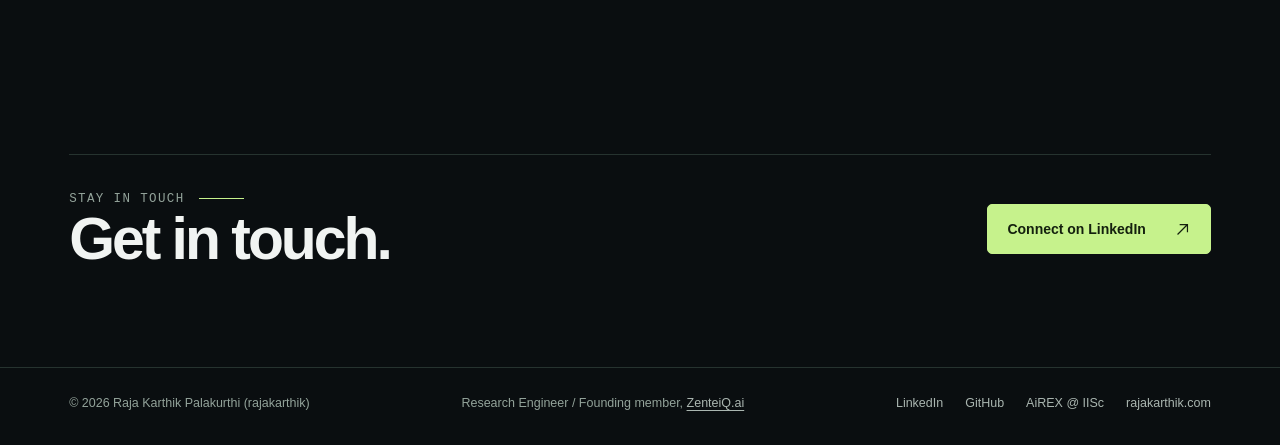
<file: work/foundation-models/index.html>
<!doctype html>
<html lang="en" data-theme="dark"><head>
<meta charset="utf-8"><meta name="viewport" content="width=device-width,initial-scale=1">
<meta name="color-scheme" content="dark light"><meta name="theme-color" content="#0a0e10">
<meta name="author" content="Raja Karthik Palakurthi">
<title>Language model evaluation | Raja Karthik Palakurthi</title><meta name="description" content="Understanding instruction following, multilingual behavior, and where model outputs fall short. Personal notes by Raja Karthik Palakurthi.">
<link rel="canonical" href="https://rajakarthik.com/work/foundation-models/"><link rel="describedby" type="text/plain" href="/llms.txt"><link rel="alternate" type="text/markdown" href="/work/foundation-models/index.md"><meta name="robots" content="index,follow,max-image-preview:large">
<meta property="og:type" content="website"><meta property="og:site_name" content="Raja Karthik Palakurthi"><meta property="og:locale" content="en_US">
<meta property="og:url" content="https://rajakarthik.com/work/foundation-models/"><meta property="og:title" content="Language model evaluation | Raja Karthik Palakurthi">
<meta property="og:description" content="Understanding instruction following, multilingual behavior, and where model outputs fall short. Personal notes by Raja Karthik Palakurthi."><meta property="og:image" content="https://rajakarthik.com/assets/og-portrait.png">
<meta property="og:image:type" content="image/png"><meta property="og:image:width" content="1200"><meta property="og:image:height" content="630">
<meta property="og:image:alt" content="Raja Karthik Palakurthi, Research Engineer and founding member of ZenteiQ.ai">
<meta name="twitter:card" content="summary_large_image"><meta name="twitter:image:alt" content="Raja Karthik Palakurthi, Research Engineer and founding member of ZenteiQ.ai"><meta name="twitter:title" content="Language model evaluation | Raja Karthik Palakurthi"><meta name="twitter:description" content="Understanding instruction following, multilingual behavior, and where model outputs fall short. Personal notes by Raja Karthik Palakurthi."><meta name="twitter:image" content="https://rajakarthik.com/assets/og-portrait.png">
<link rel="icon" href="/favicon.ico" type="image/x-icon" sizes="16x16 32x32 48x48 64x64">
<link rel="icon" type="image/svg+xml" sizes="any" href="/assets/favicon.svg">
<link rel="icon" type="image/png" sizes="48x48" href="/assets/favicon-48.png">
<link rel="icon" type="image/png" sizes="96x96" href="/assets/favicon-96.png">
<link rel="mask-icon" href="/assets/safari-pinned-tab.svg" color="#8fc348">
<link rel="apple-touch-icon" href="/apple-touch-icon.png" sizes="180x180"><link rel="manifest" href="/site.webmanifest">
<style>/* Raja Karthik Palakurthi — personal portfolio, 2026. Zero dependencies. */
:root {
  color-scheme: dark;
  --bg:#0a0e10; --bg-2:#0d1315; --panel:#10181a; --panel-2:#141e20;
  --ink:#f1f4f2; --ink-dim:#aab6b0; --muted:#93a39a; --subtle:#738780;
  --line:#26332f; --line-strong:#3c5146; --accent:#c6f28c; --accent-soft:#e1ffbc;
  --accent-ink:#14200e; --accent-wash:rgba(198,242,140,.08);
  --shadow:0 25px 80px rgba(0,0,0,.25); --section:clamp(88px,10vw,160px);
  --radius:12px;
}
html[data-theme="light"] {
  color-scheme:light;
  --bg:#f5f7f3; --bg-2:#ecf1ea; --panel:#ffffff; --panel-2:#eef3ed;
  --ink:#142019; --ink-dim:#3a5145; --muted:#4b6255; --subtle:#64766a;
  --line:#cedbd0; --line-strong:#abc0ad; --accent:#265c3a; --accent-soft:#1f5133;
  --accent-ink:#fff; --accent-wash:rgba(38,92,58,.07);
  --shadow:0 20px 55px rgba(30,70,35,.08);
}
*,*::before,*::after {box-sizing:border-box}
html{scroll-behavior:smooth;scroll-padding-top:86px}
body{margin:0;background:var(--bg);color:var(--ink);font-family:Inter,-apple-system,BlinkMacSystemFont,"Segoe UI",Arial,sans-serif;-webkit-font-smoothing:antialiased;text-rendering:optimizeLegibility;overflow-x:hidden}
body.dialog-open{overflow:hidden}
a{color:inherit;text-decoration:none}button{font:inherit}svg,img,canvas{max-width:100%}
button,a{-webkit-tap-highlight-color:transparent}
::selection{background:var(--accent);color:var(--accent-ink)}
:focus-visible{outline:2px solid var(--accent);outline-offset:4px}
.sr-only{position:absolute;clip-path:inset(50%);width:1px;height:1px;overflow:hidden;white-space:nowrap}
.container{width:min(100% - 2 * clamp(22px,5.8vw,90px),1340px);margin-inline:auto}
.skip-link{position:fixed;z-index:500;top:-70px;left:14px;padding:13px 18px;background:var(--accent);color:var(--accent-ink);border-radius:6px;font-weight:750}.skip-link:focus{top:15px}
.grain{position:fixed;inset:0;z-index:100;pointer-events:none;opacity:.12;background-image:url("data:image/svg+xml,%3Csvg viewBox='0 0 160 160' xmlns='http://www.w3.org/2000/svg'%3E%3Cfilter id='noise'%3E%3CfeTurbulence type='fractalNoise' baseFrequency='.68' numOctaves='2' stitchTiles='stitch'/%3E%3C/filter%3E%3Crect width='100%25' height='100%25' filter='url(%23noise)' opacity='.13'/%3E%3C/svg%3E")}
.reading-progress{position:fixed;left:0;top:0;right:0;height:2px;z-index:350;pointer-events:none}.reading-progress span{display:block;width:0;height:100%;background:var(--accent);box-shadow:0 0 14px var(--accent)}
/* Navigation */
.header{height:78px;border-bottom:1px solid var(--line);background:color-mix(in srgb,var(--bg) 90%,transparent);backdrop-filter:blur(17px);-webkit-backdrop-filter:blur(17px);position:sticky;top:0;z-index:90}
.nav{height:100%;display:flex;align-items:center;gap:32px;justify-content:space-between}
.brand{display:inline-flex;align-items:center;gap:11px;min-width:220px;white-space:nowrap}.brand-mark{height:29px;width:29px;color:var(--accent)}.brand-label{font-family:ui-monospace,SFMono-Regular,Consolas,"Liberation Mono",monospace;font-size:12.5px;font-weight:650;letter-spacing:.15em}.brand-dot{color:var(--accent)}
.nav-links{display:flex;align-items:center;gap:32px;margin-left:auto}.nav-links a{font-size:13.5px;color:var(--ink-dim);font-weight:550;transition:color .2s}.nav-links a:hover,.nav-links a[aria-current="page"]{color:var(--accent)}
.nav-actions{display:flex;align-items:center;gap:16px}.icon-btn{width:42px;height:42px;display:grid;place-items:center;cursor:pointer;border:1px solid transparent;border-radius:8px;background:transparent;color:var(--ink-dim);transition:background .2s,color .2s}.icon-btn:hover{color:var(--ink);background:var(--accent-wash)}.icon-btn svg{width:18px;height:18px}.icon-btn .moon{display:none}html[data-theme="light"] .icon-btn .moon{display:block}html[data-theme="light"] .icon-btn .sun{display:none}
.nav-cta{display:inline-flex;align-items:center;gap:27px;min-height:42px;padding:0 15px;border:1px solid var(--line-strong);border-radius:6px;font-size:13px;font-weight:600;transition:border-color .2s,background .2s}.nav-cta:hover{border-color:var(--accent);background:var(--accent-wash)}.nav-cta span{font-size:16px;color:var(--accent)}
.mobile-menu{display:none;border:1px solid var(--line);background:none;width:42px;height:42px;border-radius:6px;color:var(--ink);cursor:pointer;align-items:center;justify-content:center}.mobile-menu svg{width:20px;height:20px}
/* Shared */
.mono,.eyebrow,.section-index,.micro,.feature-index,.label,.tag,.item-meta,.visual-hud,.visual-foot,.orb-chip,.flow-step-num,.flow-meta,.footer,.project-kicker,.breadcrumb,.technical-meta,.work-small,.project-list li::marker{font-family:ui-monospace,SFMono-Regular,Consolas,"Liberation Mono",monospace}
.eyebrow,.section-index{font-size:13px;letter-spacing:.10em;font-weight:600;color:var(--muted)}
.signal{display:inline-block;width:7px;height:7px;border-radius:50%;background:var(--accent);box-shadow:0 0 12px rgba(198,242,140,.35);margin-right:11px;vertical-align:2px}
.lead{font-size:clamp(17px,1.65vw,21px);line-height:1.6;color:var(--ink-dim)}
.btn{min-height:50px;display:inline-flex;align-items:center;justify-content:space-between;gap:28px;padding:0 19px;border:1px solid var(--line-strong);border-radius:5px;font-size:14px;font-weight:680;transition:transform .2s,border-color .2s,background .2s;cursor:pointer}
.btn:hover{transform:translateY(-2px);border-color:var(--accent)}.btn:active{transform:translateY(0)}.btn svg{width:17px;height:17px}.btn-primary{background:var(--accent);border-color:var(--accent);color:var(--accent-ink)}.btn-primary:hover{background:var(--accent-soft);border-color:var(--accent-soft)}.btn-ghost{background:transparent;color:var(--ink)}.btn-ghost:hover{background:var(--accent-wash)}
.section{padding-block:var(--section)}.section-rule{height:1px;background:var(--line)}.section-head{display:flex;align-items:end;justify-content:space-between;gap:32px;margin-bottom:35px}.section-head h2{font-size:clamp(37px,4.6vw,65px);line-height:1.07;letter-spacing:-.065em;margin:18px 0 0;font-weight:640}.section-head>p{font-size:16.5px;line-height:1.7;color:var(--ink-dim);max-width:370px;margin:0 0 4px}.index-line{display:flex;align-items:center;gap:14px;color:var(--muted);font-size:12.5px;font-family:ui-monospace,SFMono-Regular,Consolas,monospace;letter-spacing:.11em}.index-line::after{content:"";width:45px;height:1px;background:var(--accent)}
/* Hero */
.hero{padding-top:clamp(50px,7.5vw,108px)}.hero-main{display:grid;grid-template-columns:minmax(0,1.02fr) minmax(0,.98fr);gap:clamp(20px,3.5vw,64px);align-items:center;min-height:580px}
.hero-copy{padding:20px 0 50px;position:relative;z-index:2}.hero h1{font-size:clamp(57px,6.3vw,105px);line-height:1.035;letter-spacing:-.072em;font-weight:500;margin:31px -80px 25px 0;white-space:nowrap}.hero h1 span{color:var(--ink-dim)}
.hero-statement{font-size:clamp(22px,2.2vw,30px);line-height:1.37;letter-spacing:-.035em;max-width:550px;font-weight:480;margin:0 0 20px}.hero-description{font-size:16.8px;line-height:1.7;max-width:550px;color:var(--ink-dim);margin:0 0 32px}.hero-buttons{display:flex;flex-wrap:wrap;gap:12px}
.hero-visual{width:100%;min-height:510px;position:relative;isolation:isolate}.visual-caption{position:absolute;top:10px;left:9%;right:5%;display:flex;justify-content:space-between;align-items:center;gap:20px;z-index:3}.visual-hud{font-size:12px;letter-spacing:.1em;color:var(--muted)}.visual-hud:last-child{color:var(--subtle)}
.orb-stage{position:absolute;inset:23px 0 52px;overflow:hidden;border-radius:50%;background:radial-gradient(ellipse 46% 43% at 50% 50%,rgba(171,239,133,.035),transparent 79%)}.orb-stage::before{content:"";position:absolute;inset:11% 12%;border-radius:50%;border:1px solid rgba(155,216,139,.085);transform:rotate(-22deg) scaleY(.79)}.orb-stage::after{content:"";position:absolute;left:50%;top:50%;width:5px;height:5px;border-radius:50%;background:var(--accent);box-shadow:0 0 25px 6px rgba(198,242,140,.22)}
.orb-stage canvas{width:100%;height:100%;display:block;position:relative;z-index:2}
.orb-chip{position:absolute;z-index:4;border:1px solid var(--line-strong);background:color-mix(in srgb,var(--bg) 87%,transparent);backdrop-filter:blur(5px);border-radius:3px;padding:8px 11px;font-size:11.5px;letter-spacing:.075em;color:var(--ink-dim);pointer-events:none}.orb-chip::before{content:"";display:inline-block;width:5px;height:5px;margin-right:9px;background:var(--accent);vertical-align:2px}.orb-chip.chip-a{left:5%;top:31%}.orb-chip.chip-b{right:1%;top:43%}.orb-chip.chip-c{left:15%;bottom:23%}.orb-chip.chip-d{right:8%;bottom:22%}
.visual-foot{position:absolute;left:9%;right:5%;bottom:10px;display:flex;align-items:center;justify-content:space-between;gap:12px;color:var(--subtle);font-size:12px;letter-spacing:.09em}.visual-foot .motion-button{background:transparent;border:0;padding:8px 2px;color:var(--muted);cursor:pointer;font-family:inherit;font-size:12px;letter-spacing:.05em}.motion-button:hover{color:var(--accent)}
.hero-bottom{border-top:1px solid var(--line);border-bottom:1px solid var(--line);padding:23px 0;margin-top:20px;display:flex;align-items:center;gap:22px;flex-wrap:wrap;font-size:13px;color:var(--ink-dim)}.hero-bottom .item-meta{color:var(--muted);letter-spacing:.08em;font-size:12.5px;margin-right:16px}.hero-bottom .separator{opacity:.4;color:var(--accent)}.hero-bottom .end{margin-left:auto;font-size:12px;color:var(--muted)}
/* Work */
.work{padding-top:clamp(93px,9vw,132px)}.filters{display:flex;gap:8px;flex-wrap:wrap;margin:5px 0 26px}.filter{background:transparent;border:1px solid var(--line);border-radius:5px;color:var(--muted);padding:11px 15px;cursor:pointer;font-size:13px;font-weight:630;min-height:40px;transition:background .2s,color .2s,border-color .2s}.filter:hover,.filter:focus-visible{border-color:var(--line-strong);color:var(--ink)}.filter[aria-pressed="true"]{background:var(--accent);color:var(--accent-ink);border-color:var(--accent)}
.work-grid{display:grid;grid-template-columns:repeat(2,minmax(0,1fr));gap:16px}.project-card{border:1px solid var(--line);border-radius:10px;background:var(--panel);position:relative;overflow:hidden;min-width:0;display:flex;flex-direction:column;transition:transform .25s,border-color .25s,box-shadow .25s}.project-card:hover{transform:translateY(-4px);border-color:var(--line-strong);box-shadow:var(--shadow)}.project-card[hidden]{display:none!important}.project-card.featured{grid-column:1/-1;display:grid;grid-template-columns:1.13fr .87fr;min-height:340px}.project-copy{padding:clamp(25px,3.5vw,41px);display:flex;flex-direction:column;flex:1}.project-kicker{font-size:12px;letter-spacing:.09em;color:var(--muted);display:flex;align-items:center;justify-content:space-between;gap:20px}.project-kicker span:last-child{color:var(--accent)}.project-card h3{font-size:clamp(25px,2.25vw,37px);line-height:1.16;letter-spacing:-.047em;font-weight:630;margin:22px 0 12px}.project-card:not(.featured) h3{font-size:clamp(24px,2.3vw,30px)}.project-card p{color:var(--ink-dim);font-size:15.8px;line-height:1.72;margin:0;max-width:510px}.project-footer{display:flex;justify-content:space-between;align-items:end;gap:20px;margin-top:auto;padding-top:37px}.tag-list{display:flex;flex-wrap:wrap;gap:8px}.tag{font-size:12px;letter-spacing:.015em;color:var(--ink-dim);border:1px solid var(--line-strong);padding:7px 9px;border-radius:3px;white-space:nowrap}.project-link{width:39px;height:39px;border:1px solid var(--line-strong);display:grid;place-items:center;border-radius:5px;flex:none;transition:background .2s,color .2s,border-color .2s}.project-link svg{width:19px;height:19px}.project-card:hover .project-link,.project-link:hover{background:var(--accent);border-color:var(--accent);color:var(--accent-ink)}.project-card.featured .project-copy{padding:44px 48px}.project-card.featured h3{font-size:clamp(30px,3.2vw,47px)}
.project-art{height:145px;position:relative;overflow:hidden;background:radial-gradient(circle at 75% 45%,rgba(168,241,125,.085),transparent 60%),linear-gradient(170deg,var(--panel-2),var(--panel));border-bottom:1px solid var(--line)}.project-art svg{width:100%;height:100%;display:block;overflow:visible}.project-art .line,.detail-visual .line{stroke:var(--accent);stroke-width:1;fill:none}.project-art .dim-line,.detail-visual .dim-line{stroke:var(--muted);stroke-opacity:.35;stroke-width:1;fill:none}.project-art .node,.detail-visual .node{fill:var(--accent)}.project-art .box,.detail-visual .box{stroke:var(--line-strong);fill:var(--panel);stroke-width:1}.project-card.featured .project-art{height:auto;border:0;border-left:1px solid var(--line)}.project-art::after{content:"";position:absolute;inset:0;pointer-events:none;background-image:linear-gradient(rgba(174,237,151,.03) 1px,transparent 1px),linear-gradient(90deg,rgba(174,237,151,.03) 1px,transparent 1px);background-size:28px 28px;mask-image:linear-gradient(90deg,transparent,#000)}.project-card:hover .project-art .pulse{animation:blink 1.35s ease-in-out infinite alternate}.project-art .moving-dot{animation:floaty 5s ease-in-out infinite}.project-art .moving-dot.slow{animation-delay:-2.5s}
/* Focus */
.focus{background:var(--bg-2);border-block:1px solid var(--line)}.focus-grid{display:grid;grid-template-columns:repeat(3,minmax(0,1fr));border-top:1px solid var(--line);margin-top:39px}.focus-card{padding:29px 28px 8px;border-right:1px solid var(--line)}.focus-card:first-child{padding-left:0}.focus-card:last-child{border:0}.focus-number{font:600 12px ui-monospace,SFMono-Regular,Consolas,monospace;color:var(--accent)}.focus-card h3{font-size:22px;letter-spacing:-.03em;font-weight:640;margin:25px 0 10px}.focus-card p{color:var(--ink-dim);font-size:15.5px;line-height:1.7;max-width:350px;margin:0 0 20px}
/* systems explorer */
.systems-grid{display:grid;grid-template-columns:minmax(0,.8fr) minmax(0,1.2fr);gap:clamp(38px,7vw,100px);align-items:start}.systems-copy h2{font-size:clamp(37px,4.35vw,60px);line-height:1.1;letter-spacing:-.058em;font-weight:640;margin:22px 0 19px}.systems-copy>p{max-width:450px;color:var(--ink-dim);font-size:16.5px;line-height:1.75}.systems-note{font-size:12.5px;letter-spacing:.025em;color:var(--muted);margin-top:26px;display:flex;gap:9px;align-items:center}.systems-note svg{width:15px;height:15px;color:var(--accent)}
.explorer{border:1px solid var(--line);border-radius:10px;background:var(--panel);overflow:hidden}.explorer-top{padding:18px 22px;display:flex;justify-content:space-between;gap:20px;align-items:center;border-bottom:1px solid var(--line)}.explorer-top .mono{font-size:12px;color:var(--muted);letter-spacing:.085em}.explorer-top .status{font-size:12px;color:var(--accent);display:flex;align-items:center;gap:9px}.explorer-top .status::before{content:"";height:6px;width:6px;border-radius:50%;background:var(--accent)}
.flow-steps{display:grid;grid-template-columns:repeat(5,1fr);border-bottom:1px solid var(--line);padding:20px 13px 17px}.flow-step{position:relative;display:flex;flex-direction:column;align-items:center;gap:11px;background:transparent;border:0;min-width:0;padding:8px 2px;cursor:pointer;color:var(--muted)}.flow-step:not(:last-child)::after{content:"";position:absolute;top:24px;left:calc(50% + 22px);width:calc(100% - 44px);border-top:1px solid var(--line-strong);pointer-events:none}.flow-step-circle{width:34px;height:34px;border-radius:50%;display:grid;place-items:center;border:1px solid var(--line-strong);background:var(--panel);transition:background .2s,border-color .2s,color .2s;position:relative;z-index:1}.flow-step-circle svg{height:17px;width:17px}.flow-step[aria-selected="true"]{color:var(--ink)}.flow-step[aria-selected="true"] .flow-step-circle{background:var(--accent);border-color:var(--accent);color:var(--accent-ink);box-shadow:0 0 0 6px var(--accent-wash)}.flow-step:not([aria-selected="true"]):hover .flow-step-circle{border-color:var(--accent)}.flow-step span:last-child{font-size:12px;font-weight:620;text-align:center;line-height:1.45}.flow-detail{padding:25px 29px 27px;min-height:203px}.flow-meta{font-size:12px;letter-spacing:.09em;color:var(--accent)}.flow-detail h3{margin:13px 0 9px;letter-spacing:-.035em;font-size:26px;font-weight:635}.flow-detail p{color:var(--ink-dim);line-height:1.65;font-size:15.5px;max-width:530px;margin:0}.flow-bottom{display:flex;align-items:center;justify-content:space-between;gap:18px;border-top:1px solid var(--line);padding:15px 22px}.flow-bottom .mono{color:var(--muted);font-size:12px;letter-spacing:.03em}.trace-button{display:inline-flex;align-items:center;gap:12px;border:1px solid var(--line-strong);background:transparent;border-radius:5px;color:var(--ink);font-size:12.5px;font-weight:650;min-height:35px;padding:0 13px;cursor:pointer}.trace-button:hover{border-color:var(--accent);color:var(--accent)}.trace-button svg{width:15px;height:15px}
/* About + contact */
.about{border-top:1px solid var(--line);background:var(--bg-2)}.about-wrap{display:grid;grid-template-columns:minmax(0,.9fr) minmax(0,1.1fr);gap:clamp(40px,9vw,150px)}.about h2{font-size:clamp(37px,4.7vw,66px);letter-spacing:-.062em;font-weight:640;line-height:1.08;margin:22px 0}.about-copy{padding-top:18px}.about-copy p{font-size:17px;line-height:1.8;color:var(--ink-dim);margin:0 0 16px}.about-copy p strong{color:var(--ink);font-weight:620}.about-tech{border-top:1px solid var(--line);margin-top:26px;padding-top:24px;display:grid;grid-template-columns:110px 1fr;gap:24px}.about-tech .mono{color:var(--muted);font-size:12px;line-height:1.8}.tech-tags{display:flex;flex-wrap:wrap;gap:8px}.tech-tags span{font-size:13px;border:1px solid var(--line-strong);border-radius:3px;color:var(--ink-dim);padding:7px 10px}
.contact{padding-block:clamp(90px,9vw,145px)}.contact-inner{border-top:1px solid var(--line);padding-top:37px;display:flex;align-items:end;justify-content:space-between;gap:35px}.contact h2{font-size:clamp(44px,6.2vw,88px);line-height:1.07;letter-spacing:-.072em;max-width:730px;font-weight:635;margin:22px 0 0}.contact h2 span{color:var(--accent)}.contact-buttons{display:flex;gap:10px;flex-wrap:wrap;padding-bottom:5px}.footer{border-top:1px solid var(--line);padding:28px 0 34px;color:var(--muted);font-size:12.5px;letter-spacing:.035em}.footer-content{display:flex;justify-content:space-between;gap:20px;align-items:center;flex-wrap:wrap}.footer-content a{color:var(--ink-dim)}.footer-content a:hover{color:var(--accent)}
/* Detail pages */
.inner-page .header{margin-bottom:0}.detail-hero{padding-top:clamp(55px,7vw,108px);padding-bottom:68px}.breadcrumb{display:flex;align-items:center;gap:9px;font-size:12.5px;letter-spacing:.05em;color:var(--muted);margin-bottom:42px}.breadcrumb a{color:var(--ink-dim)}.breadcrumb a:hover{color:var(--accent)}.detail-hero .eyebrow{font-size:12.5px}.detail-hero h1{font-size:clamp(53px,6.3vw,92px);line-height:1.055;letter-spacing:-.069em;font-weight:630;max-width:960px;margin:27px 0 26px}.detail-hero .lede{font-size:clamp(19px,2vw,25px);line-height:1.58;color:var(--ink-dim);max-width:760px;margin:0}.detail-meta{display:flex;gap:10px;flex-wrap:wrap;margin-top:32px}.detail-content{display:grid;grid-template-columns:minmax(0,.38fr) minmax(0,.62fr);gap:clamp(35px,7vw,110px);padding-block:68px 130px;border-top:1px solid var(--line)}.detail-aside{font-size:12.5px;color:var(--muted);letter-spacing:.12em}.detail-main h2{font-size:clamp(28px,3vw,41px);letter-spacing:-.04em;line-height:1.2;margin:0 0 20px;font-weight:620}.detail-main p{font-size:17px;line-height:1.84;color:var(--ink-dim);margin:0 0 22px}.detail-main h3{font-size:22px;line-height:1.3;letter-spacing:-.025em;margin:48px 0 21px}.project-list{list-style:decimal-leading-zero;padding-left:32px;margin:0}.project-list li{padding:0 0 17px 10px;color:var(--ink-dim);font-size:16px;line-height:1.7}.project-list li::marker{color:var(--accent);font-size:12px}.detail-callout{border-left:2px solid var(--accent);padding:20px 24px;background:var(--accent-wash);margin:42px 0 0;color:var(--ink-dim);line-height:1.7;font-size:16px}.detail-back{display:flex;gap:10px;align-items:center;color:var(--accent);font-size:14px;font-weight:660;margin-top:35px;width:max-content}.detail-back:hover{text-decoration:underline}.detail-visual{border-top:1px solid var(--line);margin-top:58px;position:relative;height:200px;background:radial-gradient(ellipse at 55% 50%,var(--accent-wash),transparent 60%);display:flex;align-items:center;justify-content:center;overflow:hidden}.detail-visual svg{max-height:160px;max-width:540px;width:80%}.detail-visual .thin{stroke:var(--accent);stroke-opacity:.7;fill:none}.detail-visual .faint{stroke:var(--muted);stroke-opacity:.45;fill:none}.detail-visual .point{fill:var(--accent)}
/* Microinteractions */
.reveal{opacity:1;transform:none}html.js-ready .reveal{opacity:0;transform:translateY(18px);transition:opacity .7s ease,transform .7s ease}html.js-ready .reveal.in-view{opacity:1;transform:none}
@keyframes blink{from{opacity:.38}to{opacity:1}}@keyframes floaty{0%,100%{transform:translateY(0)}50%{transform:translateY(-6px)}}
/* Responsive */
@media(max-width:1100px){.hero h1{font-size:clamp(55px,6.4vw,83px)}.hero-main{min-height:535px}.hero-visual{min-height:455px}.brand{min-width:185px}.nav-links{gap:22px}.project-card.featured .project-copy{padding:35px}}
@media(max-width:880px){.hero-main{grid-template-columns:1fr;gap:0}.hero-copy{padding-bottom:15px}.hero h1{margin-right:0;font-size:clamp(58px,9vw,90px)}.hero-visual{max-width:600px;width:100%;margin:14px auto 18px;min-height:500px}.hero-bottom{margin-top:0}.nav-links{gap:19px}.systems-grid,.about-wrap{grid-template-columns:1fr;gap:32px}.systems-copy h2,.about h2{max-width:710px}.focus-card{padding-inline:20px}.contact-inner{align-items:start;flex-direction:column}.project-card.featured{min-height:300px}}
@media(max-width:690px){:root{--section:86px}.container{width:calc(100% - 42px)}.header{height:70px}.brand{min-width:auto}.nav-links{display:none;position:absolute;top:69px;left:0;right:0;z-index:95;background:var(--bg);border-bottom:1px solid var(--line);padding:22px;flex-direction:column;align-items:start;gap:22px}.nav-links.open{display:flex}.nav-links a{font-size:16px}.mobile-menu{display:flex}.nav-cta{display:none}.nav-actions{gap:7px}.hero{padding-top:45px}.hero h1{font-size:clamp(46px,10.7vw,72px);letter-spacing:-.069em;white-space:normal;margin:27px 0 23px}.hero-statement{font-size:23px}.hero-description{font-size:16px}.hero-visual{min-height:390px;margin:10px auto 3px}.orb-chip{font-size:10.5px;padding:6px 8px}.orb-chip.chip-a{left:0%;top:32%}.orb-chip.chip-b{right:0}.orb-chip.chip-c{left:8%}.orb-chip.chip-d{right:3%}.hero-bottom{gap:10px 16px;padding:19px 0}.hero-bottom .end{display:none}.hero-bottom .item-meta{flex-basis:100%}.section-head{display:block}.section-head>p{margin-top:19px;max-width:520px}.work-grid{grid-template-columns:1fr;gap:14px}.project-card.featured{grid-column:auto;display:flex;min-height:0}.project-card.featured .project-art{height:160px;order:0;border-bottom:1px solid var(--line);border-left:0}.project-card.featured .project-copy{order:1;padding:29px}.project-art{height:145px}.project-copy{padding:27px}.project-card.featured h3,.project-card h3{font-size:29px}.project-footer{padding-top:26px}.focus-grid{grid-template-columns:1fr}.focus-card,.focus-card:first-child{padding:25px 0 24px;border:0;border-bottom:1px solid var(--line)}.focus-card:last-child{border-bottom:0}.focus-card h3{margin-top:15px}.systems-grid{gap:31px}.flow-detail{min-height:225px;padding:23px}.flow-step span:last-child{font-size:11px}.flow-steps{padding:18px 6px}.flow-bottom{padding:14px}.about-wrap{gap:10px}.about-copy{padding-top:0}.about-tech{grid-template-columns:1fr;gap:10px}.contact h2{font-size:clamp(43px,9.2vw,68px)}.detail-hero h1{font-size:clamp(47px,10vw,68px)}.detail-content{grid-template-columns:1fr;gap:20px;padding-bottom:90px}.detail-hero{padding-bottom:48px}.detail-visual{height:150px}}
@media(max-width:410px){.container{width:calc(100% - 34px)}.brand-label{font-size:11.5px}.brand-mark{width:26px;height:26px}.hero h1{font-size:clamp(40px,10.7vw,53px)}.hero-statement{font-size:21px}.hero-visual{min-height:330px}.visual-hud{font-size:10.8px}.orb-chip{font-size:10px}.orb-chip.chip-d{display:none}.hero-buttons .btn{font-size:12.5px;gap:14px;padding-inline:13px}.hero-bottom{font-size:12.5px}.flow-step span:last-child{font-size:10.5px}.flow-step-circle{width:30px;height:30px}.flow-step:not(:last-child)::after{top:22px;left:calc(50% + 21px);width:calc(100% - 42px)}.flow-detail h3{font-size:24px}}
@media(prefers-reduced-motion:reduce){*,*::before,*::after{scroll-behavior:auto!important;animation-duration:.01ms!important;animation-iteration-count:1!important;transition-duration:.01ms!important}html.js-ready .reveal{opacity:1;transform:none}}

/* 2026 editorial revision: use the original graphite/lime identity without template-like cards. */
body{font-family:-apple-system,BlinkMacSystemFont,"Segoe UI",Helvetica,Arial,sans-serif;letter-spacing:0}
.grain,.reading-progress{display:none!important}
.header{background:var(--bg);backdrop-filter:none;-webkit-backdrop-filter:none}
.brand{gap:12px;min-width:190px}.brand-initials{color:var(--accent);font-size:22px;font-weight:720;letter-spacing:-.09em;line-height:1}
.brand-label{font-family:inherit;text-transform:none;letter-spacing:-.025em;font-size:15px;font-weight:630;color:var(--ink)}
.nav-links a{font-size:14px}
.hero{padding-top:clamp(58px,8vw,113px)}
.hero-main{min-height:575px;grid-template-columns:minmax(0,1.11fr) minmax(0,.89fr);gap:clamp(35px,6vw,92px);align-items:center}
.hero-copy{padding:18px 0 60px}.hero .eyebrow{letter-spacing:.005em;font-family:inherit;font-size:14px;font-weight:550;color:var(--accent);text-transform:none}
.hero h1{font-size:clamp(58px,6.6vw,98px);line-height:1.065;letter-spacing:-.064em;font-weight:620;margin:29px 0 30px}
.hero-statement{font-size:clamp(23px,2.1vw,31px);line-height:1.29;max-width:660px;letter-spacing:-.03em;font-weight:560}
.hero-description{max-width:635px;font-size:17px;line-height:1.72;color:var(--ink-dim)}
.hero-description a,.about-copy a,.hero-affiliation a{color:var(--ink);border-bottom:1px solid var(--line-strong);transition:border-color .2s,color .2s}
.hero-description a:hover,.about-copy a:hover,.hero-affiliation a:hover{color:var(--accent);border-color:var(--accent)}
.hero-affiliation{max-width:520px;margin:26px 0 0;color:var(--muted);font-size:13.5px;line-height:1.65}
.hero-affiliation a{font-weight:620;color:var(--ink-dim)}
.hero-visual{min-height:505px;max-height:590px;border:0;background:transparent}
.visual-caption{padding:0 8px}.visual-hud{font-family:inherit;text-transform:none;letter-spacing:0;font-size:12px;color:var(--subtle)}
.visual-foot{color:var(--muted);font-family:inherit;font-size:12px;letter-spacing:0}
.orb-stage{min-height:420px;max-height:480px}
.hero-bottom,.orb-chip{display:none!important}
.section{padding-block:clamp(86px,8vw,126px)}
.small-index{font-size:13px;font-weight:570;letter-spacing:0;color:var(--muted);margin:0 0 23px}
.section-head{align-items:end;gap:50px;margin-bottom:48px}
.section-head h2{font-size:clamp(42px,5vw,70px);line-height:1.09;font-weight:615;letter-spacing:-.055em;margin:0}
.section-head>p{font-size:16.5px;line-height:1.7;max-width:360px;margin:0 0 8px;color:var(--ink-dim)}
.accent-punct{color:var(--accent)}
.work{border-top:1px solid var(--line)}
.filters{display:flex;gap:30px;flex-wrap:wrap;margin:0 0 25px;padding:0 0 19px;border-bottom:1px solid var(--line)}
.filter,.filter[aria-pressed="true"]{border:0!important;background:transparent!important;color:var(--muted);font-family:inherit;font-weight:520;letter-spacing:0;font-size:14.5px;padding:7px 0 5px;border-radius:0;position:relative}
.filter[aria-pressed="true"]{color:var(--ink)}.filter[aria-pressed="true"]:after{content:"";position:absolute;bottom:-20px;left:0;right:0;background:var(--accent);height:2px}
.filter:hover{color:var(--accent)}
.work-grid{display:block;grid-template-columns:none;gap:0}
.project-card,.project-card.featured{display:grid;grid-template-columns:74px minmax(0,1fr) 180px;gap:26px;align-items:center;min-height:208px;padding:32px 3px;border:0;border-bottom:1px solid var(--line);background:none;border-radius:0;box-shadow:none;overflow:visible;transition:none}
.project-card:first-child{border-top:0}
.project-card[hidden]{display:none!important}
.project-card.featured{grid-template-columns:74px minmax(0,1fr) minmax(200px,310px);min-height:270px;padding:28px 3px 48px}
.project-number{font-family:ui-monospace,Consolas,monospace;color:var(--muted);font-size:13px;align-self:start;padding-top:13px}
.project-copy,.project-card.featured .project-copy{padding:0!important;background:transparent}
.project-kicker{font-family:inherit;text-transform:uppercase;letter-spacing:.045em;font-size:12px;font-weight:625;color:var(--accent);margin-bottom:14px}
.project-kicker span{display:none}
.project-card h3,.project-card.featured h3{margin:0 0 12px;font-size:clamp(25px,2.85vw,39px);font-weight:620;letter-spacing:-.042em;line-height:1.16}
.project-card.featured h3{font-size:clamp(30px,3.3vw,45px)}
.project-card h3 a:hover{color:var(--accent)}
.project-card p{font-size:16px;line-height:1.68;color:var(--ink-dim);max-width:680px;margin:0}
.project-inline-link{display:inline-flex;gap:12px;margin-top:22px;color:var(--ink);font-weight:600;font-size:13.5px;border-bottom:1px solid var(--line-strong);padding-bottom:5px}
.project-inline-link:hover{color:var(--accent);border-color:var(--accent)}
.project-row-arrow{font-size:27px;color:var(--subtle);font-weight:300;justify-self:end;align-self:center;padding:16px}
.project-row-arrow:hover{color:var(--accent)}
.project-card.featured .project-art{height:198px;width:100%;border:1px solid var(--line);border-radius:3px;background:var(--bg-2);order:initial;display:flex}
.project-card.featured .project-art svg{max-width:96%;max-height:200px}
.project-card:hover{transform:none;box-shadow:none;border-bottom-color:var(--line-strong)}
.working-notes{border-top:0;background:var(--bg-2)}
.notes-layout{display:grid;grid-template-columns:minmax(0,.8fr) minmax(0,1.2fr);gap:clamp(70px,12vw,170px)}
.notes-heading h2{font-size:clamp(37px,4.2vw,56px);line-height:1.12;letter-spacing:-.05em;font-weight:600;margin:0 0 18px}
.notes-heading>p:last-child{font-size:16.5px;line-height:1.75;color:var(--ink-dim);max-width:360px}
.notes-list{border-top:1px solid var(--line)}
.note-item{display:grid;grid-template-columns:minmax(175px,.65fr) minmax(0,1fr);gap:24px;padding:26px 0;border-bottom:1px solid var(--line)}
.note-item h3{font-size:17px;font-weight:600;letter-spacing:-.015em;line-height:1.45;margin:0}
.note-item p{font-size:15px;line-height:1.7;color:var(--ink-dim);margin:0}
.systems-section{border-top:1px solid var(--line)}.systems-copy h2{font-size:clamp(38px,4vw,58px);font-weight:600;letter-spacing:-.05em}
.systems-copy>p:not(.small-index){font-size:16.5px;line-height:1.75}
.explorer{border-radius:4px;box-shadow:none}
.explorer-top .mono,.explorer-top .status{font-size:12px;font-family:inherit;letter-spacing:0;font-weight:560}
.explorer-top .status{color:var(--muted);background:none;border:1px solid var(--line-strong);padding:5px 9px;border-radius:2px}
.flow-step[aria-selected="true"] .flow-step-circle{box-shadow:none}
.trace-button{font-size:13px}
.about-wrap{grid-template-columns:minmax(0,.78fr) minmax(0,1.22fr);gap:clamp(55px,9vw,130px)}
.about h2{font-weight:610;letter-spacing:-.052em;font-size:clamp(39px,4.1vw,57px)}
.about-copy p{font-size:17px;line-height:1.78}
.affiliation-links{border-top:1px solid var(--line);border-bottom:1px solid var(--line);margin:30px 0 28px}
.affiliation-links a{border:0;display:flex;justify-content:space-between;align-items:center;gap:15px;padding:14px 0;font-size:14.5px;color:var(--ink)}
.affiliation-links a+a{border-top:1px solid var(--line)}
.affiliation-links a span:last-child{color:var(--muted);font-size:13px;white-space:nowrap}
.affiliation-links a:hover span:last-child{color:var(--accent)}
.about-copy .tech-intro{font-size:13px;color:var(--muted);margin:0 0 12px}
.tech-tags span{font-size:13px;background:transparent;border-radius:2px}
.contact{padding-block:85px 95px}.contact-inner{align-items:center}
.contact h2{font-size:clamp(34px,4.6vw,60px);letter-spacing:-.051em;font-weight:610;margin:0;line-height:1.12}
.contact-sub{color:var(--ink-dim);font-size:16px;line-height:1.65;margin:18px 0 0;max-width:530px}
.footer{font-family:inherit;letter-spacing:0;font-size:12.5px;color:var(--muted)}.footer-links{display:flex;gap:22px;flex-wrap:wrap}
.footer-title a{color:var(--ink-dim);text-decoration:underline;text-underline-offset:3px}.footer-title a:hover{color:var(--accent)}
.detail-callout{background:none;border-left:2px solid var(--accent)}
.detail-visual{background:none}
/* Visible content appears immediately. Only the canvas and requested walkthrough animate. */
html.js-ready .reveal{opacity:1!important;transform:none!important;transition:none!important}
@media(max-width:1020px){.project-card{grid-template-columns:52px minmax(0,1fr) 54px}.project-card.featured{grid-template-columns:52px minmax(0,1fr) 230px}.notes-layout{gap:52px}.note-item{grid-template-columns:1fr;gap:5px}}
@media(max-width:880px){.hero-main{grid-template-columns:1fr;min-height:0}.hero-copy{padding:0}.hero-visual{min-height:420px;max-width:520px;margin:10px auto 20px}.orb-stage{min-height:330px;max-height:400px}.notes-layout{grid-template-columns:1fr;gap:35px}.note-item{grid-template-columns:minmax(210px,.7fr) 1fr}}
@media(max-width:690px){.hero{padding-top:50px}.hero-main{gap:0}.hero h1{font-size:clamp(47px,10.6vw,72px);letter-spacing:-.066em;margin:20px 0 22px}.hero-statement{font-size:22px;line-height:1.35}.hero-description{font-size:16.5px}.hero-visual{min-height:340px;max-width:430px;margin:10px auto 8px}.orb-stage{min-height:275px;max-height:340px}.visual-caption{padding:8px 5px 0}.visual-foot{padding:0 8px}.hero-affiliation{font-size:13px}.section{padding-block:78px}.section-head{margin-bottom:29px}.section-head h2{font-size:42px}.filters{gap:22px;margin-bottom:9px}.filter{font-size:13.5px}.filter[aria-pressed="true"]:after{bottom:-10px}.project-card,.project-card.featured{grid-template-columns:30px minmax(0,1fr) 24px;gap:10px;padding:27px 0;min-height:0}.project-card.featured{grid-template-columns:30px minmax(0,1fr);padding-bottom:26px}.project-card.featured .project-art{grid-column:2;max-width:370px;height:142px;margin-top:16px}.project-number{padding-top:4px}.project-card h3,.project-card.featured h3{font-size:26px}.project-card p{font-size:15px}.project-row-arrow{padding:0;font-size:21px}.project-inline-link{margin-top:13px}.note-item{grid-template-columns:1fr;gap:8px}.notes-heading h2{font-size:38px}.note-item p{font-size:15px}.about h2{font-size:40px}.affiliation-links a{align-items:start}.contact h2{font-size:40px}.footer-content{gap:16px;align-items:start;flex-direction:column}.flow-steps{overflow-x:auto}.flow-step span:last-child{font-size:11px}}
@media(max-width:410px){.hero h1{font-size:clamp(40px,11vw,52px)}.brand-initials{font-size:19px}.brand-label{font-size:13px}.project-card h3,.project-card.featured h3{font-size:22px}.project-card{grid-template-columns:25px minmax(0,1fr) 18px}.project-card.featured{grid-template-columns:25px minmax(0,1fr)}.project-row-arrow{font-size:18px}.hero-buttons .btn{font-size:13px}.affiliation-links a{font-size:13px}.affiliation-links a span:last-child{font-size:12px}}
@media(prefers-reduced-motion:reduce){.orb-stage{transition:none!important}}
.project-inline-link{align-self:flex-start}
@media(max-width:350px){.nav{gap:10px}.brand-label{display:none}.brand{min-width:0}.nav-actions{margin-left:auto}}
@media(max-width:690px){
  .project-card.featured .project-number{grid-column:1;grid-row:1}
  .project-card.featured .project-copy{grid-column:2;grid-row:1}
  .project-card.featured .project-art{grid-column:2;grid-row:2}
}

/* 2026-10-26: visual-scale correction, not CSS zoom. Desktop hierarchy now fits normal 100% view. */
@media (min-width:881px) {
  .container { width:min(calc(100% - 2 * clamp(32px,5.4vw,76px)),1180px); }
  .hero { padding-top:clamp(44px,5.6vw,78px); }
  .hero-main { grid-template-columns:minmax(0,1.05fr) minmax(0,.95fr); gap:clamp(26px,4vw,60px); min-height:485px; }
  .hero-copy { padding:10px 0 22px; }
  .hero h1 { font-size:clamp(56px,5.45vw,78px); line-height:1.08; letter-spacing:-.055em; margin:23px 0 22px; }
  .hero-statement { font-size:clamp(21px,1.85vw,26px); line-height:1.35; max-width:560px; margin-bottom:17px; }
  .hero-description { font-size:16px; line-height:1.68; max-width:570px; margin-bottom:25px; }
  .hero-visual { min-height:405px; max-height:455px; max-width:490px; justify-self:center; }
  .orb-stage { inset:26px 0 43px; min-height:0; max-height:none; }
  .hero-affiliation { margin-top:20px; }
  .section { padding-block:clamp(75px,7.3vw,107px); }
  .section-head h2 { font-size:clamp(40px,4.1vw,59px); }
  .detail-hero h1 {font-size:clamp(46px,5.4vw,74px); letter-spacing:-.05em; max-width:850px; }
  .project-card,.project-card.featured { min-height:0; }
  .project-card { padding-block:27px; }
  .project-card.featured { padding-block:26px 35px; }
}
@media (min-width:881px) and (max-width:1100px) {
  .hero h1 { font-size:clamp(46px,5.25vw,58px); }
  .hero-main { gap:clamp(20px,3.1vw,35px); }
  .hero-visual { min-height:360px; max-height:420px; }
}
@media (max-width:880px) {
  .hero-visual { max-width:450px; }
  .hero h1 { letter-spacing:-.055em; }
}
@media (max-width:690px) {
  .hero h1 { font-size:clamp(43px,10.2vw,64px); line-height:1.08; }
  .section-head h2 { font-size:clamp(36px,9.5vw,42px); }
}
@media (max-width:410px) {
  .hero h1 { font-size:clamp(37px,10.7vw,47px); }
}


/* AI systems logo: vector mark replaces avatar branding. Photo is editorial only. */
.brand-symbol{display:block;flex:none;width:37px;height:37px;object-fit:contain;border-radius:9px;transition:transform .22s ease}
.brand:hover .brand-symbol{transform:translateY(-1px)}
.hero-identity{display:flex;align-items:center;gap:13px}
.hero-identity .eyebrow{margin:0}
.hero-identity-symbol{display:block;width:48px;height:48px;object-fit:contain;border-radius:11px;flex:none}
.portrait-frame{margin:48px 0 0;max-width:300px}
.portrait-frame img{display:block;width:100%;height:auto;aspect-ratio:1 / 1;object-fit:cover;border-radius:6px;border:1px solid var(--line-strong);background:#ebeeee}
.portrait-frame figcaption{display:flex;justify-content:space-between;gap:16px;margin-top:12px;font-size:12px;color:var(--muted);line-height:1.5}
.portrait-frame figcaption span{color:var(--accent)}
@media(max-width:880px){
 .about-aside{display:grid;grid-template-columns:1fr minmax(145px,210px);gap:15px 32px;align-items:start}
 .about-aside .small-index{grid-column:1/-1}
 .about-aside h2{grid-column:1;grid-row:2}
 .about-aside .portrait-frame{grid-column:2;grid-row:2;margin:0}
}
@media(max-width:690px){
 .brand-symbol{width:34px;height:34px}
 .hero-identity-symbol{width:44px;height:44px}
 .portrait-frame{margin:28px 0;max-width:245px}
 .about-aside{display:block}
 .about-aside .portrait-frame{margin-top:24px;max-width:260px}
}
</style>
<script type="application/ld+json">{"@context":"https://schema.org","@graph":[{"@type":"WebPage","@id":"https://rajakarthik.com/work/foundation-models/#webpage","url":"https://rajakarthik.com/work/foundation-models/","name":"Language model evaluation | Raja Karthik Palakurthi","description":"Understanding instruction following, multilingual behavior, and where model outputs fall short.","inLanguage":"en","author":{"@id":"https://rajakarthik.com/#person"}},{"@type":"BreadcrumbList","itemListElement":[{"@type":"ListItem","position":1,"name":"Home","item":"https://rajakarthik.com/"},{"@type":"ListItem","position":2,"name":"Areas of focus","item":"https://rajakarthik.com/#work"},{"@type":"ListItem","position":3,"name":"Language model evaluation","item":"https://rajakarthik.com/work/foundation-models/"}]},{"@type":"Person","@id":"https://rajakarthik.com/#person","name":"Raja Karthik Palakurthi","alternateName":["rajakarthik","Raja Karthik","Karthik Palakurthi","Palakurthi Karthik","Raja Palakurthi","Palakurthi Raja","Karthik Raja","Palakurthi Raja Karthik","Karthik Raja Palakurthi","Palakurthi Karthik Raja","Raja Palakurthi Karthik","Karthik Palakurthi Raja","R. K. Palakurthi","R K Palakurthi","Palakurthi R. K.","Raja Karthik P.","P. Raja Karthik","Palakurthi R. Karthik"],"url":"https://rajakarthik.com/","jobTitle":"Research Engineer","image":{"@type":"ImageObject","url":"https://rajakarthik.com/assets/raja-karthik-portrait.jpg","width":416,"height":416},"description":"Research Engineer and founding member of ZenteiQ.ai. Former Project Associate at AiREX Lab, Department of Computational and Data Sciences, Indian Institute of Science (IISc).","worksFor":{"@type":"Organization","name":"ZenteiQ.ai","url":"https://zenteiq.ai/"},"alumniOf":{"@type":"Organization","name":"AiREX Lab, Department of Computational and Data Sciences, Indian Institute of Science","url":"https://airexlab.cds.iisc.ac.in/"},"sameAs":["https://www.linkedin.com/in/palakurthirajakarthik/","https://github.com/palakurthiraja1"],"address":{"@type":"PostalAddress","addressCountry":"IN"},"subjectOf":[{"@type":"WebPage","name":"AiREX Lab alumni listing","url":"https://airexlab.cds.iisc.ac.in/alumni/"},{"@type":"WebPage","name":"AiREX Lab team listing","url":"https://airexlab.cds.iisc.ac.in/meet-our-team/"}],"knowsAbout":["AI systems","Language models","Model evaluation","Information retrieval","Software engineering","Agent reliability"]}]}</script>
<script>try{const t=localStorage.getItem('rkp-theme');if(t==='dark'||t==='light')document.documentElement.dataset.theme=t;}catch(e){}</script>
<script defer src="/assets/site.js"></script>
</head><body><a href="#main" class="skip-link">Skip to content</a>
<header class="header" id="top"><div class="container nav">
    <a href="/" class="brand" aria-label="Raja Karthik Palakurthi, home"><img class="brand-symbol" src="/assets/brand-symbol.svg" alt="" width="38" height="38" decoding="async"><span class="brand-label">Raja Karthik</span></a>
    <nav class="nav-links" id="navLinks" aria-label="Primary navigation"><a href="/#work">Focus</a><a href="/#systems">Systems</a><a href="/#about">About</a></nav>
    <div class="nav-actions"><button id="themeToggle" class="icon-btn" type="button" aria-label="Switch to light theme"><svg class="sun" viewBox="0 0 24 24" fill="none" stroke="currentColor" stroke-width="1.7" aria-hidden="true"><circle cx="12" cy="12" r="4"/><path d="M12 2v2m0 16v2M4.93 4.93l1.41 1.41m11.32 11.32 1.41 1.41M2 12h2m16 0h2M4.93 19.07l1.41-1.41M17.66 6.34l1.41-1.41"/></svg><svg class="moon" viewBox="0 0 24 24" fill="none" stroke="currentColor" stroke-width="1.7" aria-hidden="true"><path d="M20.5 14.5A8.5 8.5 0 0 1 9.5 3.5 8.5 8.5 0 1 0 20.5 14.5Z"/></svg></button>
    <a class="nav-cta" href="https://www.linkedin.com/in/palakurthirajakarthik/" rel="me noopener noreferrer" target="_blank">LinkedIn <span aria-hidden="true">&#8599;</span></a>
    <button id="mobileMenu" class="mobile-menu" type="button" aria-controls="navLinks" aria-expanded="false" aria-label="Open navigation menu"><svg viewBox="0 0 24 24" fill="none" stroke="currentColor" stroke-width="1.7" aria-hidden="true"><path d="M4 7h16M4 12h16M4 17h16"/></svg></button></div>
    </div></header>
<main id="main" class="inner-page"><section class="detail-hero container">
  <nav class="breadcrumb" aria-label="Breadcrumb"><a href="/">Home</a><span> / </span><a href="/#work">Areas of focus</a><span> / </span><span aria-current="page">Language model evaluation</span></nav>
  <p class="eyebrow"><span class="signal" aria-hidden="true"></span> 02 / MODELS / EVALUATION</p>
  <h1>Language model evaluation<span style="color:var(--accent)">.</span></h1>
  <p class="lede">Asking better questions about model quality.</p><div class="detail-meta"><span class="tag">Evaluation</span><span class="tag">Language models</span><span class="tag">Multilingual</span></div><div class="detail-visual" aria-hidden="true"><svg viewBox="0 0 600 180" xmlns="http://www.w3.org/2000/svg" fill="none" role="presentation"><g class="dim-line"><circle cx="300" cy="90" r="21"/><circle cx="300" cy="90" r="42"/><circle cx="300" cy="90" r="63"/><ellipse cx="300" cy="90" rx="170" ry="58" transform="rotate(-14 300 90)"/><path d="M80 90H520M300 5v170"/></g><g class="line"><path d="m154 56 71 35 75-53 90 88 70-68M174 127l92-42 89 34 70-40"/></g><g class="node"><circle cx="154" cy="56" r="4"/><circle cx="225" cy="91" r="4"/><circle cx="300" cy="38" r="5"/><circle cx="390" cy="126" r="4"/><circle cx="460" cy="58" r="4"/><circle cx="300" cy="90" r="6"/></g></svg></div>
 </section>
 <section class="detail-content container"><aside class="detail-aside mono">FOCUS / 02<br>RESEARCH &amp; ENGINEERING</aside>
  <div class="detail-main"><h2>Overview</h2><p>A single benchmark score never tells the whole story. Evaluation also means examining consistency, instruction following, and the ways models fail on ordinary tasks.</p><p>I am interested in test design, qualitative error analysis, and comparing model behavior across different languages and task types.</p><h3>Topics I explore</h3><ol class="project-list"><li>Instruction-following and response consistency</li><li>Multilingual evaluation principles</li><li>Error analysis and transparent reporting</li><li>Reproducibility and careful interpretation</li></ol><div class="detail-callout">An evaluation is useful when it helps explain a failure, not just rank a score.</div>
  <a class="detail-back" href="/#work">← Back to areas of focus</a></div>
 </section>
 <section class="contact" id="contact" aria-labelledby="contactHeading"><div class="container contact-inner"><div><div class="index-line">STAY IN TOUCH</div><h2 id="contactHeading">Get in touch.</h2></div><div class="contact-buttons"><a class="btn btn-primary" href="https://www.linkedin.com/in/palakurthirajakarthik/" target="_blank" rel="me noopener noreferrer">Connect on LinkedIn <svg viewBox="0 0 24 24" fill="none" stroke="currentColor" stroke-width="1.7" aria-hidden="true"><path d="M5 19 19 5M8 5h11v11"/></svg></a></div></div></section>
</main>
<footer class="footer"><div class="container footer-content">
    <span>&copy; 2026 Raja Karthik Palakurthi (rajakarthik)</span>
    <span class="footer-title">Research Engineer / Founding member, <a href="https://zenteiq.ai/" target="_blank" rel="noopener noreferrer">ZenteiQ.ai</a></span>
    <div class="footer-links"><a href="https://www.linkedin.com/in/palakurthirajakarthik/" rel="me noopener noreferrer" target="_blank">LinkedIn</a><a href="https://github.com/palakurthiraja1" rel="me noopener noreferrer" target="_blank">GitHub</a><a href="https://airexlab.cds.iisc.ac.in/alumni/" target="_blank" rel="noopener noreferrer">AiREX @ IISc</a><a href="/">rajakarthik.com</a></div>
    </div></footer></body></html>
</file>
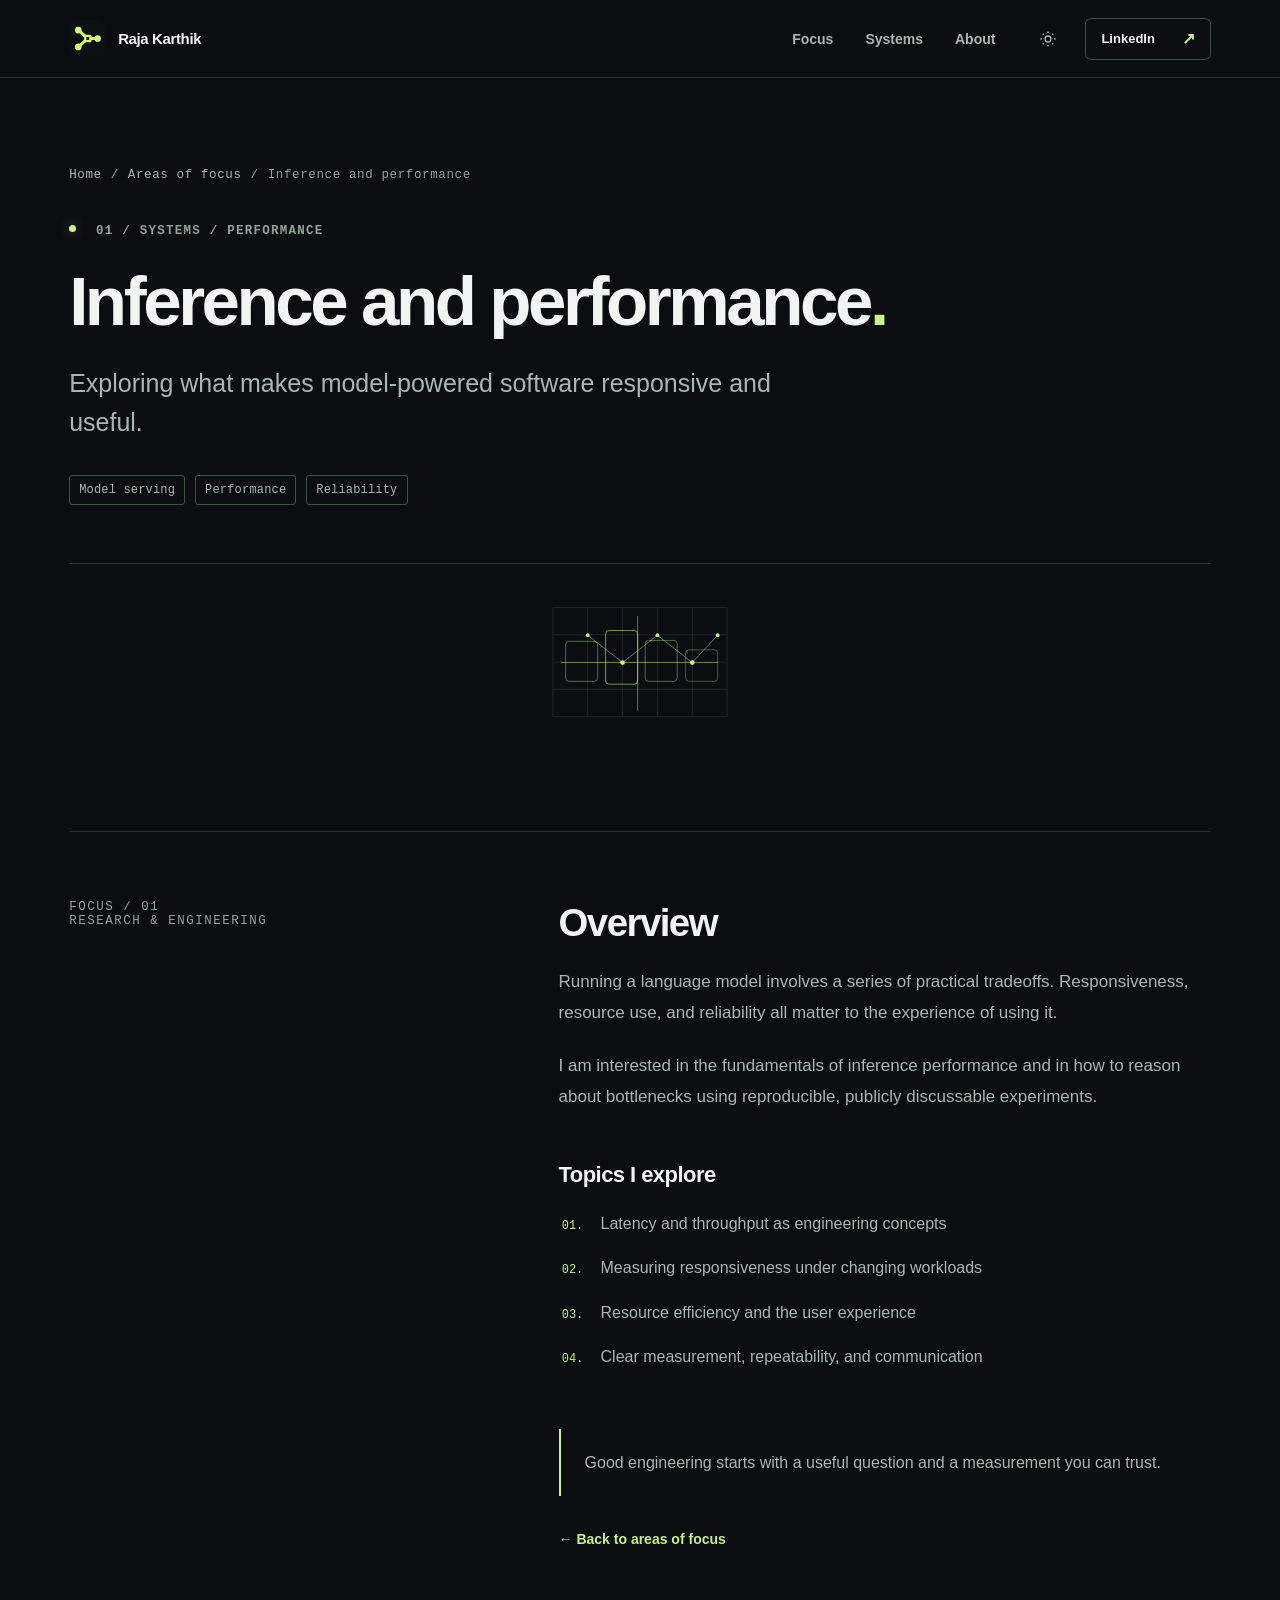
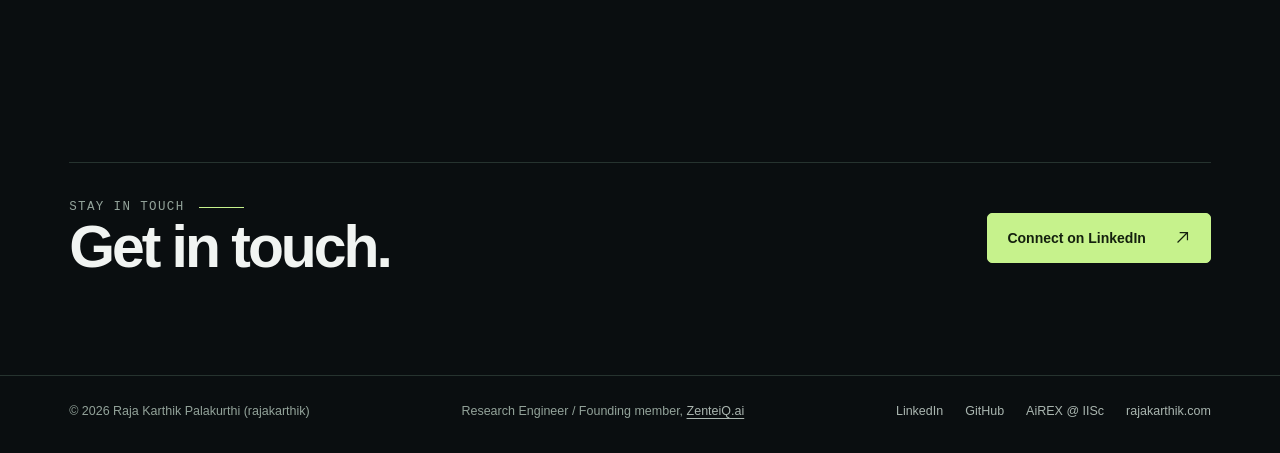
<file: work/inference-systems/index.html>
<!doctype html>
<html lang="en" data-theme="dark"><head>
<meta charset="utf-8"><meta name="viewport" content="width=device-width,initial-scale=1">
<meta name="color-scheme" content="dark light"><meta name="theme-color" content="#0a0e10">
<meta name="author" content="Raja Karthik Palakurthi">
<title>Inference and performance | Raja Karthik Palakurthi</title><meta name="description" content="Engineering considerations behind responsive and dependable language-model applications. Personal notes by Raja Karthik Palakurthi.">
<link rel="canonical" href="https://rajakarthik.com/work/inference-systems/"><link rel="describedby" type="text/plain" href="/llms.txt"><link rel="alternate" type="text/markdown" href="/work/inference-systems/index.md"><meta name="robots" content="index,follow,max-image-preview:large">
<meta property="og:type" content="website"><meta property="og:site_name" content="Raja Karthik Palakurthi"><meta property="og:locale" content="en_US">
<meta property="og:url" content="https://rajakarthik.com/work/inference-systems/"><meta property="og:title" content="Inference and performance | Raja Karthik Palakurthi">
<meta property="og:description" content="Engineering considerations behind responsive and dependable language-model applications. Personal notes by Raja Karthik Palakurthi."><meta property="og:image" content="https://rajakarthik.com/assets/og-portrait.png">
<meta property="og:image:type" content="image/png"><meta property="og:image:width" content="1200"><meta property="og:image:height" content="630">
<meta property="og:image:alt" content="Raja Karthik Palakurthi, Research Engineer and founding member of ZenteiQ.ai">
<meta name="twitter:card" content="summary_large_image"><meta name="twitter:image:alt" content="Raja Karthik Palakurthi, Research Engineer and founding member of ZenteiQ.ai"><meta name="twitter:title" content="Inference and performance | Raja Karthik Palakurthi"><meta name="twitter:description" content="Engineering considerations behind responsive and dependable language-model applications. Personal notes by Raja Karthik Palakurthi."><meta name="twitter:image" content="https://rajakarthik.com/assets/og-portrait.png">
<link rel="icon" href="/favicon.ico" type="image/x-icon" sizes="16x16 32x32 48x48 64x64">
<link rel="icon" type="image/svg+xml" sizes="any" href="/assets/favicon.svg">
<link rel="icon" type="image/png" sizes="48x48" href="/assets/favicon-48.png">
<link rel="icon" type="image/png" sizes="96x96" href="/assets/favicon-96.png">
<link rel="mask-icon" href="/assets/safari-pinned-tab.svg" color="#8fc348">
<link rel="apple-touch-icon" href="/apple-touch-icon.png" sizes="180x180"><link rel="manifest" href="/site.webmanifest">
<style>/* Raja Karthik Palakurthi — personal portfolio, 2026. Zero dependencies. */
:root {
  color-scheme: dark;
  --bg:#0a0e10; --bg-2:#0d1315; --panel:#10181a; --panel-2:#141e20;
  --ink:#f1f4f2; --ink-dim:#aab6b0; --muted:#93a39a; --subtle:#738780;
  --line:#26332f; --line-strong:#3c5146; --accent:#c6f28c; --accent-soft:#e1ffbc;
  --accent-ink:#14200e; --accent-wash:rgba(198,242,140,.08);
  --shadow:0 25px 80px rgba(0,0,0,.25); --section:clamp(88px,10vw,160px);
  --radius:12px;
}
html[data-theme="light"] {
  color-scheme:light;
  --bg:#f5f7f3; --bg-2:#ecf1ea; --panel:#ffffff; --panel-2:#eef3ed;
  --ink:#142019; --ink-dim:#3a5145; --muted:#4b6255; --subtle:#64766a;
  --line:#cedbd0; --line-strong:#abc0ad; --accent:#265c3a; --accent-soft:#1f5133;
  --accent-ink:#fff; --accent-wash:rgba(38,92,58,.07);
  --shadow:0 20px 55px rgba(30,70,35,.08);
}
*,*::before,*::after {box-sizing:border-box}
html{scroll-behavior:smooth;scroll-padding-top:86px}
body{margin:0;background:var(--bg);color:var(--ink);font-family:Inter,-apple-system,BlinkMacSystemFont,"Segoe UI",Arial,sans-serif;-webkit-font-smoothing:antialiased;text-rendering:optimizeLegibility;overflow-x:hidden}
body.dialog-open{overflow:hidden}
a{color:inherit;text-decoration:none}button{font:inherit}svg,img,canvas{max-width:100%}
button,a{-webkit-tap-highlight-color:transparent}
::selection{background:var(--accent);color:var(--accent-ink)}
:focus-visible{outline:2px solid var(--accent);outline-offset:4px}
.sr-only{position:absolute;clip-path:inset(50%);width:1px;height:1px;overflow:hidden;white-space:nowrap}
.container{width:min(100% - 2 * clamp(22px,5.8vw,90px),1340px);margin-inline:auto}
.skip-link{position:fixed;z-index:500;top:-70px;left:14px;padding:13px 18px;background:var(--accent);color:var(--accent-ink);border-radius:6px;font-weight:750}.skip-link:focus{top:15px}
.grain{position:fixed;inset:0;z-index:100;pointer-events:none;opacity:.12;background-image:url("data:image/svg+xml,%3Csvg viewBox='0 0 160 160' xmlns='http://www.w3.org/2000/svg'%3E%3Cfilter id='noise'%3E%3CfeTurbulence type='fractalNoise' baseFrequency='.68' numOctaves='2' stitchTiles='stitch'/%3E%3C/filter%3E%3Crect width='100%25' height='100%25' filter='url(%23noise)' opacity='.13'/%3E%3C/svg%3E")}
.reading-progress{position:fixed;left:0;top:0;right:0;height:2px;z-index:350;pointer-events:none}.reading-progress span{display:block;width:0;height:100%;background:var(--accent);box-shadow:0 0 14px var(--accent)}
/* Navigation */
.header{height:78px;border-bottom:1px solid var(--line);background:color-mix(in srgb,var(--bg) 90%,transparent);backdrop-filter:blur(17px);-webkit-backdrop-filter:blur(17px);position:sticky;top:0;z-index:90}
.nav{height:100%;display:flex;align-items:center;gap:32px;justify-content:space-between}
.brand{display:inline-flex;align-items:center;gap:11px;min-width:220px;white-space:nowrap}.brand-mark{height:29px;width:29px;color:var(--accent)}.brand-label{font-family:ui-monospace,SFMono-Regular,Consolas,"Liberation Mono",monospace;font-size:12.5px;font-weight:650;letter-spacing:.15em}.brand-dot{color:var(--accent)}
.nav-links{display:flex;align-items:center;gap:32px;margin-left:auto}.nav-links a{font-size:13.5px;color:var(--ink-dim);font-weight:550;transition:color .2s}.nav-links a:hover,.nav-links a[aria-current="page"]{color:var(--accent)}
.nav-actions{display:flex;align-items:center;gap:16px}.icon-btn{width:42px;height:42px;display:grid;place-items:center;cursor:pointer;border:1px solid transparent;border-radius:8px;background:transparent;color:var(--ink-dim);transition:background .2s,color .2s}.icon-btn:hover{color:var(--ink);background:var(--accent-wash)}.icon-btn svg{width:18px;height:18px}.icon-btn .moon{display:none}html[data-theme="light"] .icon-btn .moon{display:block}html[data-theme="light"] .icon-btn .sun{display:none}
.nav-cta{display:inline-flex;align-items:center;gap:27px;min-height:42px;padding:0 15px;border:1px solid var(--line-strong);border-radius:6px;font-size:13px;font-weight:600;transition:border-color .2s,background .2s}.nav-cta:hover{border-color:var(--accent);background:var(--accent-wash)}.nav-cta span{font-size:16px;color:var(--accent)}
.mobile-menu{display:none;border:1px solid var(--line);background:none;width:42px;height:42px;border-radius:6px;color:var(--ink);cursor:pointer;align-items:center;justify-content:center}.mobile-menu svg{width:20px;height:20px}
/* Shared */
.mono,.eyebrow,.section-index,.micro,.feature-index,.label,.tag,.item-meta,.visual-hud,.visual-foot,.orb-chip,.flow-step-num,.flow-meta,.footer,.project-kicker,.breadcrumb,.technical-meta,.work-small,.project-list li::marker{font-family:ui-monospace,SFMono-Regular,Consolas,"Liberation Mono",monospace}
.eyebrow,.section-index{font-size:13px;letter-spacing:.10em;font-weight:600;color:var(--muted)}
.signal{display:inline-block;width:7px;height:7px;border-radius:50%;background:var(--accent);box-shadow:0 0 12px rgba(198,242,140,.35);margin-right:11px;vertical-align:2px}
.lead{font-size:clamp(17px,1.65vw,21px);line-height:1.6;color:var(--ink-dim)}
.btn{min-height:50px;display:inline-flex;align-items:center;justify-content:space-between;gap:28px;padding:0 19px;border:1px solid var(--line-strong);border-radius:5px;font-size:14px;font-weight:680;transition:transform .2s,border-color .2s,background .2s;cursor:pointer}
.btn:hover{transform:translateY(-2px);border-color:var(--accent)}.btn:active{transform:translateY(0)}.btn svg{width:17px;height:17px}.btn-primary{background:var(--accent);border-color:var(--accent);color:var(--accent-ink)}.btn-primary:hover{background:var(--accent-soft);border-color:var(--accent-soft)}.btn-ghost{background:transparent;color:var(--ink)}.btn-ghost:hover{background:var(--accent-wash)}
.section{padding-block:var(--section)}.section-rule{height:1px;background:var(--line)}.section-head{display:flex;align-items:end;justify-content:space-between;gap:32px;margin-bottom:35px}.section-head h2{font-size:clamp(37px,4.6vw,65px);line-height:1.07;letter-spacing:-.065em;margin:18px 0 0;font-weight:640}.section-head>p{font-size:16.5px;line-height:1.7;color:var(--ink-dim);max-width:370px;margin:0 0 4px}.index-line{display:flex;align-items:center;gap:14px;color:var(--muted);font-size:12.5px;font-family:ui-monospace,SFMono-Regular,Consolas,monospace;letter-spacing:.11em}.index-line::after{content:"";width:45px;height:1px;background:var(--accent)}
/* Hero */
.hero{padding-top:clamp(50px,7.5vw,108px)}.hero-main{display:grid;grid-template-columns:minmax(0,1.02fr) minmax(0,.98fr);gap:clamp(20px,3.5vw,64px);align-items:center;min-height:580px}
.hero-copy{padding:20px 0 50px;position:relative;z-index:2}.hero h1{font-size:clamp(57px,6.3vw,105px);line-height:1.035;letter-spacing:-.072em;font-weight:500;margin:31px -80px 25px 0;white-space:nowrap}.hero h1 span{color:var(--ink-dim)}
.hero-statement{font-size:clamp(22px,2.2vw,30px);line-height:1.37;letter-spacing:-.035em;max-width:550px;font-weight:480;margin:0 0 20px}.hero-description{font-size:16.8px;line-height:1.7;max-width:550px;color:var(--ink-dim);margin:0 0 32px}.hero-buttons{display:flex;flex-wrap:wrap;gap:12px}
.hero-visual{width:100%;min-height:510px;position:relative;isolation:isolate}.visual-caption{position:absolute;top:10px;left:9%;right:5%;display:flex;justify-content:space-between;align-items:center;gap:20px;z-index:3}.visual-hud{font-size:12px;letter-spacing:.1em;color:var(--muted)}.visual-hud:last-child{color:var(--subtle)}
.orb-stage{position:absolute;inset:23px 0 52px;overflow:hidden;border-radius:50%;background:radial-gradient(ellipse 46% 43% at 50% 50%,rgba(171,239,133,.035),transparent 79%)}.orb-stage::before{content:"";position:absolute;inset:11% 12%;border-radius:50%;border:1px solid rgba(155,216,139,.085);transform:rotate(-22deg) scaleY(.79)}.orb-stage::after{content:"";position:absolute;left:50%;top:50%;width:5px;height:5px;border-radius:50%;background:var(--accent);box-shadow:0 0 25px 6px rgba(198,242,140,.22)}
.orb-stage canvas{width:100%;height:100%;display:block;position:relative;z-index:2}
.orb-chip{position:absolute;z-index:4;border:1px solid var(--line-strong);background:color-mix(in srgb,var(--bg) 87%,transparent);backdrop-filter:blur(5px);border-radius:3px;padding:8px 11px;font-size:11.5px;letter-spacing:.075em;color:var(--ink-dim);pointer-events:none}.orb-chip::before{content:"";display:inline-block;width:5px;height:5px;margin-right:9px;background:var(--accent);vertical-align:2px}.orb-chip.chip-a{left:5%;top:31%}.orb-chip.chip-b{right:1%;top:43%}.orb-chip.chip-c{left:15%;bottom:23%}.orb-chip.chip-d{right:8%;bottom:22%}
.visual-foot{position:absolute;left:9%;right:5%;bottom:10px;display:flex;align-items:center;justify-content:space-between;gap:12px;color:var(--subtle);font-size:12px;letter-spacing:.09em}.visual-foot .motion-button{background:transparent;border:0;padding:8px 2px;color:var(--muted);cursor:pointer;font-family:inherit;font-size:12px;letter-spacing:.05em}.motion-button:hover{color:var(--accent)}
.hero-bottom{border-top:1px solid var(--line);border-bottom:1px solid var(--line);padding:23px 0;margin-top:20px;display:flex;align-items:center;gap:22px;flex-wrap:wrap;font-size:13px;color:var(--ink-dim)}.hero-bottom .item-meta{color:var(--muted);letter-spacing:.08em;font-size:12.5px;margin-right:16px}.hero-bottom .separator{opacity:.4;color:var(--accent)}.hero-bottom .end{margin-left:auto;font-size:12px;color:var(--muted)}
/* Work */
.work{padding-top:clamp(93px,9vw,132px)}.filters{display:flex;gap:8px;flex-wrap:wrap;margin:5px 0 26px}.filter{background:transparent;border:1px solid var(--line);border-radius:5px;color:var(--muted);padding:11px 15px;cursor:pointer;font-size:13px;font-weight:630;min-height:40px;transition:background .2s,color .2s,border-color .2s}.filter:hover,.filter:focus-visible{border-color:var(--line-strong);color:var(--ink)}.filter[aria-pressed="true"]{background:var(--accent);color:var(--accent-ink);border-color:var(--accent)}
.work-grid{display:grid;grid-template-columns:repeat(2,minmax(0,1fr));gap:16px}.project-card{border:1px solid var(--line);border-radius:10px;background:var(--panel);position:relative;overflow:hidden;min-width:0;display:flex;flex-direction:column;transition:transform .25s,border-color .25s,box-shadow .25s}.project-card:hover{transform:translateY(-4px);border-color:var(--line-strong);box-shadow:var(--shadow)}.project-card[hidden]{display:none!important}.project-card.featured{grid-column:1/-1;display:grid;grid-template-columns:1.13fr .87fr;min-height:340px}.project-copy{padding:clamp(25px,3.5vw,41px);display:flex;flex-direction:column;flex:1}.project-kicker{font-size:12px;letter-spacing:.09em;color:var(--muted);display:flex;align-items:center;justify-content:space-between;gap:20px}.project-kicker span:last-child{color:var(--accent)}.project-card h3{font-size:clamp(25px,2.25vw,37px);line-height:1.16;letter-spacing:-.047em;font-weight:630;margin:22px 0 12px}.project-card:not(.featured) h3{font-size:clamp(24px,2.3vw,30px)}.project-card p{color:var(--ink-dim);font-size:15.8px;line-height:1.72;margin:0;max-width:510px}.project-footer{display:flex;justify-content:space-between;align-items:end;gap:20px;margin-top:auto;padding-top:37px}.tag-list{display:flex;flex-wrap:wrap;gap:8px}.tag{font-size:12px;letter-spacing:.015em;color:var(--ink-dim);border:1px solid var(--line-strong);padding:7px 9px;border-radius:3px;white-space:nowrap}.project-link{width:39px;height:39px;border:1px solid var(--line-strong);display:grid;place-items:center;border-radius:5px;flex:none;transition:background .2s,color .2s,border-color .2s}.project-link svg{width:19px;height:19px}.project-card:hover .project-link,.project-link:hover{background:var(--accent);border-color:var(--accent);color:var(--accent-ink)}.project-card.featured .project-copy{padding:44px 48px}.project-card.featured h3{font-size:clamp(30px,3.2vw,47px)}
.project-art{height:145px;position:relative;overflow:hidden;background:radial-gradient(circle at 75% 45%,rgba(168,241,125,.085),transparent 60%),linear-gradient(170deg,var(--panel-2),var(--panel));border-bottom:1px solid var(--line)}.project-art svg{width:100%;height:100%;display:block;overflow:visible}.project-art .line,.detail-visual .line{stroke:var(--accent);stroke-width:1;fill:none}.project-art .dim-line,.detail-visual .dim-line{stroke:var(--muted);stroke-opacity:.35;stroke-width:1;fill:none}.project-art .node,.detail-visual .node{fill:var(--accent)}.project-art .box,.detail-visual .box{stroke:var(--line-strong);fill:var(--panel);stroke-width:1}.project-card.featured .project-art{height:auto;border:0;border-left:1px solid var(--line)}.project-art::after{content:"";position:absolute;inset:0;pointer-events:none;background-image:linear-gradient(rgba(174,237,151,.03) 1px,transparent 1px),linear-gradient(90deg,rgba(174,237,151,.03) 1px,transparent 1px);background-size:28px 28px;mask-image:linear-gradient(90deg,transparent,#000)}.project-card:hover .project-art .pulse{animation:blink 1.35s ease-in-out infinite alternate}.project-art .moving-dot{animation:floaty 5s ease-in-out infinite}.project-art .moving-dot.slow{animation-delay:-2.5s}
/* Focus */
.focus{background:var(--bg-2);border-block:1px solid var(--line)}.focus-grid{display:grid;grid-template-columns:repeat(3,minmax(0,1fr));border-top:1px solid var(--line);margin-top:39px}.focus-card{padding:29px 28px 8px;border-right:1px solid var(--line)}.focus-card:first-child{padding-left:0}.focus-card:last-child{border:0}.focus-number{font:600 12px ui-monospace,SFMono-Regular,Consolas,monospace;color:var(--accent)}.focus-card h3{font-size:22px;letter-spacing:-.03em;font-weight:640;margin:25px 0 10px}.focus-card p{color:var(--ink-dim);font-size:15.5px;line-height:1.7;max-width:350px;margin:0 0 20px}
/* systems explorer */
.systems-grid{display:grid;grid-template-columns:minmax(0,.8fr) minmax(0,1.2fr);gap:clamp(38px,7vw,100px);align-items:start}.systems-copy h2{font-size:clamp(37px,4.35vw,60px);line-height:1.1;letter-spacing:-.058em;font-weight:640;margin:22px 0 19px}.systems-copy>p{max-width:450px;color:var(--ink-dim);font-size:16.5px;line-height:1.75}.systems-note{font-size:12.5px;letter-spacing:.025em;color:var(--muted);margin-top:26px;display:flex;gap:9px;align-items:center}.systems-note svg{width:15px;height:15px;color:var(--accent)}
.explorer{border:1px solid var(--line);border-radius:10px;background:var(--panel);overflow:hidden}.explorer-top{padding:18px 22px;display:flex;justify-content:space-between;gap:20px;align-items:center;border-bottom:1px solid var(--line)}.explorer-top .mono{font-size:12px;color:var(--muted);letter-spacing:.085em}.explorer-top .status{font-size:12px;color:var(--accent);display:flex;align-items:center;gap:9px}.explorer-top .status::before{content:"";height:6px;width:6px;border-radius:50%;background:var(--accent)}
.flow-steps{display:grid;grid-template-columns:repeat(5,1fr);border-bottom:1px solid var(--line);padding:20px 13px 17px}.flow-step{position:relative;display:flex;flex-direction:column;align-items:center;gap:11px;background:transparent;border:0;min-width:0;padding:8px 2px;cursor:pointer;color:var(--muted)}.flow-step:not(:last-child)::after{content:"";position:absolute;top:24px;left:calc(50% + 22px);width:calc(100% - 44px);border-top:1px solid var(--line-strong);pointer-events:none}.flow-step-circle{width:34px;height:34px;border-radius:50%;display:grid;place-items:center;border:1px solid var(--line-strong);background:var(--panel);transition:background .2s,border-color .2s,color .2s;position:relative;z-index:1}.flow-step-circle svg{height:17px;width:17px}.flow-step[aria-selected="true"]{color:var(--ink)}.flow-step[aria-selected="true"] .flow-step-circle{background:var(--accent);border-color:var(--accent);color:var(--accent-ink);box-shadow:0 0 0 6px var(--accent-wash)}.flow-step:not([aria-selected="true"]):hover .flow-step-circle{border-color:var(--accent)}.flow-step span:last-child{font-size:12px;font-weight:620;text-align:center;line-height:1.45}.flow-detail{padding:25px 29px 27px;min-height:203px}.flow-meta{font-size:12px;letter-spacing:.09em;color:var(--accent)}.flow-detail h3{margin:13px 0 9px;letter-spacing:-.035em;font-size:26px;font-weight:635}.flow-detail p{color:var(--ink-dim);line-height:1.65;font-size:15.5px;max-width:530px;margin:0}.flow-bottom{display:flex;align-items:center;justify-content:space-between;gap:18px;border-top:1px solid var(--line);padding:15px 22px}.flow-bottom .mono{color:var(--muted);font-size:12px;letter-spacing:.03em}.trace-button{display:inline-flex;align-items:center;gap:12px;border:1px solid var(--line-strong);background:transparent;border-radius:5px;color:var(--ink);font-size:12.5px;font-weight:650;min-height:35px;padding:0 13px;cursor:pointer}.trace-button:hover{border-color:var(--accent);color:var(--accent)}.trace-button svg{width:15px;height:15px}
/* About + contact */
.about{border-top:1px solid var(--line);background:var(--bg-2)}.about-wrap{display:grid;grid-template-columns:minmax(0,.9fr) minmax(0,1.1fr);gap:clamp(40px,9vw,150px)}.about h2{font-size:clamp(37px,4.7vw,66px);letter-spacing:-.062em;font-weight:640;line-height:1.08;margin:22px 0}.about-copy{padding-top:18px}.about-copy p{font-size:17px;line-height:1.8;color:var(--ink-dim);margin:0 0 16px}.about-copy p strong{color:var(--ink);font-weight:620}.about-tech{border-top:1px solid var(--line);margin-top:26px;padding-top:24px;display:grid;grid-template-columns:110px 1fr;gap:24px}.about-tech .mono{color:var(--muted);font-size:12px;line-height:1.8}.tech-tags{display:flex;flex-wrap:wrap;gap:8px}.tech-tags span{font-size:13px;border:1px solid var(--line-strong);border-radius:3px;color:var(--ink-dim);padding:7px 10px}
.contact{padding-block:clamp(90px,9vw,145px)}.contact-inner{border-top:1px solid var(--line);padding-top:37px;display:flex;align-items:end;justify-content:space-between;gap:35px}.contact h2{font-size:clamp(44px,6.2vw,88px);line-height:1.07;letter-spacing:-.072em;max-width:730px;font-weight:635;margin:22px 0 0}.contact h2 span{color:var(--accent)}.contact-buttons{display:flex;gap:10px;flex-wrap:wrap;padding-bottom:5px}.footer{border-top:1px solid var(--line);padding:28px 0 34px;color:var(--muted);font-size:12.5px;letter-spacing:.035em}.footer-content{display:flex;justify-content:space-between;gap:20px;align-items:center;flex-wrap:wrap}.footer-content a{color:var(--ink-dim)}.footer-content a:hover{color:var(--accent)}
/* Detail pages */
.inner-page .header{margin-bottom:0}.detail-hero{padding-top:clamp(55px,7vw,108px);padding-bottom:68px}.breadcrumb{display:flex;align-items:center;gap:9px;font-size:12.5px;letter-spacing:.05em;color:var(--muted);margin-bottom:42px}.breadcrumb a{color:var(--ink-dim)}.breadcrumb a:hover{color:var(--accent)}.detail-hero .eyebrow{font-size:12.5px}.detail-hero h1{font-size:clamp(53px,6.3vw,92px);line-height:1.055;letter-spacing:-.069em;font-weight:630;max-width:960px;margin:27px 0 26px}.detail-hero .lede{font-size:clamp(19px,2vw,25px);line-height:1.58;color:var(--ink-dim);max-width:760px;margin:0}.detail-meta{display:flex;gap:10px;flex-wrap:wrap;margin-top:32px}.detail-content{display:grid;grid-template-columns:minmax(0,.38fr) minmax(0,.62fr);gap:clamp(35px,7vw,110px);padding-block:68px 130px;border-top:1px solid var(--line)}.detail-aside{font-size:12.5px;color:var(--muted);letter-spacing:.12em}.detail-main h2{font-size:clamp(28px,3vw,41px);letter-spacing:-.04em;line-height:1.2;margin:0 0 20px;font-weight:620}.detail-main p{font-size:17px;line-height:1.84;color:var(--ink-dim);margin:0 0 22px}.detail-main h3{font-size:22px;line-height:1.3;letter-spacing:-.025em;margin:48px 0 21px}.project-list{list-style:decimal-leading-zero;padding-left:32px;margin:0}.project-list li{padding:0 0 17px 10px;color:var(--ink-dim);font-size:16px;line-height:1.7}.project-list li::marker{color:var(--accent);font-size:12px}.detail-callout{border-left:2px solid var(--accent);padding:20px 24px;background:var(--accent-wash);margin:42px 0 0;color:var(--ink-dim);line-height:1.7;font-size:16px}.detail-back{display:flex;gap:10px;align-items:center;color:var(--accent);font-size:14px;font-weight:660;margin-top:35px;width:max-content}.detail-back:hover{text-decoration:underline}.detail-visual{border-top:1px solid var(--line);margin-top:58px;position:relative;height:200px;background:radial-gradient(ellipse at 55% 50%,var(--accent-wash),transparent 60%);display:flex;align-items:center;justify-content:center;overflow:hidden}.detail-visual svg{max-height:160px;max-width:540px;width:80%}.detail-visual .thin{stroke:var(--accent);stroke-opacity:.7;fill:none}.detail-visual .faint{stroke:var(--muted);stroke-opacity:.45;fill:none}.detail-visual .point{fill:var(--accent)}
/* Microinteractions */
.reveal{opacity:1;transform:none}html.js-ready .reveal{opacity:0;transform:translateY(18px);transition:opacity .7s ease,transform .7s ease}html.js-ready .reveal.in-view{opacity:1;transform:none}
@keyframes blink{from{opacity:.38}to{opacity:1}}@keyframes floaty{0%,100%{transform:translateY(0)}50%{transform:translateY(-6px)}}
/* Responsive */
@media(max-width:1100px){.hero h1{font-size:clamp(55px,6.4vw,83px)}.hero-main{min-height:535px}.hero-visual{min-height:455px}.brand{min-width:185px}.nav-links{gap:22px}.project-card.featured .project-copy{padding:35px}}
@media(max-width:880px){.hero-main{grid-template-columns:1fr;gap:0}.hero-copy{padding-bottom:15px}.hero h1{margin-right:0;font-size:clamp(58px,9vw,90px)}.hero-visual{max-width:600px;width:100%;margin:14px auto 18px;min-height:500px}.hero-bottom{margin-top:0}.nav-links{gap:19px}.systems-grid,.about-wrap{grid-template-columns:1fr;gap:32px}.systems-copy h2,.about h2{max-width:710px}.focus-card{padding-inline:20px}.contact-inner{align-items:start;flex-direction:column}.project-card.featured{min-height:300px}}
@media(max-width:690px){:root{--section:86px}.container{width:calc(100% - 42px)}.header{height:70px}.brand{min-width:auto}.nav-links{display:none;position:absolute;top:69px;left:0;right:0;z-index:95;background:var(--bg);border-bottom:1px solid var(--line);padding:22px;flex-direction:column;align-items:start;gap:22px}.nav-links.open{display:flex}.nav-links a{font-size:16px}.mobile-menu{display:flex}.nav-cta{display:none}.nav-actions{gap:7px}.hero{padding-top:45px}.hero h1{font-size:clamp(46px,10.7vw,72px);letter-spacing:-.069em;white-space:normal;margin:27px 0 23px}.hero-statement{font-size:23px}.hero-description{font-size:16px}.hero-visual{min-height:390px;margin:10px auto 3px}.orb-chip{font-size:10.5px;padding:6px 8px}.orb-chip.chip-a{left:0%;top:32%}.orb-chip.chip-b{right:0}.orb-chip.chip-c{left:8%}.orb-chip.chip-d{right:3%}.hero-bottom{gap:10px 16px;padding:19px 0}.hero-bottom .end{display:none}.hero-bottom .item-meta{flex-basis:100%}.section-head{display:block}.section-head>p{margin-top:19px;max-width:520px}.work-grid{grid-template-columns:1fr;gap:14px}.project-card.featured{grid-column:auto;display:flex;min-height:0}.project-card.featured .project-art{height:160px;order:0;border-bottom:1px solid var(--line);border-left:0}.project-card.featured .project-copy{order:1;padding:29px}.project-art{height:145px}.project-copy{padding:27px}.project-card.featured h3,.project-card h3{font-size:29px}.project-footer{padding-top:26px}.focus-grid{grid-template-columns:1fr}.focus-card,.focus-card:first-child{padding:25px 0 24px;border:0;border-bottom:1px solid var(--line)}.focus-card:last-child{border-bottom:0}.focus-card h3{margin-top:15px}.systems-grid{gap:31px}.flow-detail{min-height:225px;padding:23px}.flow-step span:last-child{font-size:11px}.flow-steps{padding:18px 6px}.flow-bottom{padding:14px}.about-wrap{gap:10px}.about-copy{padding-top:0}.about-tech{grid-template-columns:1fr;gap:10px}.contact h2{font-size:clamp(43px,9.2vw,68px)}.detail-hero h1{font-size:clamp(47px,10vw,68px)}.detail-content{grid-template-columns:1fr;gap:20px;padding-bottom:90px}.detail-hero{padding-bottom:48px}.detail-visual{height:150px}}
@media(max-width:410px){.container{width:calc(100% - 34px)}.brand-label{font-size:11.5px}.brand-mark{width:26px;height:26px}.hero h1{font-size:clamp(40px,10.7vw,53px)}.hero-statement{font-size:21px}.hero-visual{min-height:330px}.visual-hud{font-size:10.8px}.orb-chip{font-size:10px}.orb-chip.chip-d{display:none}.hero-buttons .btn{font-size:12.5px;gap:14px;padding-inline:13px}.hero-bottom{font-size:12.5px}.flow-step span:last-child{font-size:10.5px}.flow-step-circle{width:30px;height:30px}.flow-step:not(:last-child)::after{top:22px;left:calc(50% + 21px);width:calc(100% - 42px)}.flow-detail h3{font-size:24px}}
@media(prefers-reduced-motion:reduce){*,*::before,*::after{scroll-behavior:auto!important;animation-duration:.01ms!important;animation-iteration-count:1!important;transition-duration:.01ms!important}html.js-ready .reveal{opacity:1;transform:none}}

/* 2026 editorial revision: use the original graphite/lime identity without template-like cards. */
body{font-family:-apple-system,BlinkMacSystemFont,"Segoe UI",Helvetica,Arial,sans-serif;letter-spacing:0}
.grain,.reading-progress{display:none!important}
.header{background:var(--bg);backdrop-filter:none;-webkit-backdrop-filter:none}
.brand{gap:12px;min-width:190px}.brand-initials{color:var(--accent);font-size:22px;font-weight:720;letter-spacing:-.09em;line-height:1}
.brand-label{font-family:inherit;text-transform:none;letter-spacing:-.025em;font-size:15px;font-weight:630;color:var(--ink)}
.nav-links a{font-size:14px}
.hero{padding-top:clamp(58px,8vw,113px)}
.hero-main{min-height:575px;grid-template-columns:minmax(0,1.11fr) minmax(0,.89fr);gap:clamp(35px,6vw,92px);align-items:center}
.hero-copy{padding:18px 0 60px}.hero .eyebrow{letter-spacing:.005em;font-family:inherit;font-size:14px;font-weight:550;color:var(--accent);text-transform:none}
.hero h1{font-size:clamp(58px,6.6vw,98px);line-height:1.065;letter-spacing:-.064em;font-weight:620;margin:29px 0 30px}
.hero-statement{font-size:clamp(23px,2.1vw,31px);line-height:1.29;max-width:660px;letter-spacing:-.03em;font-weight:560}
.hero-description{max-width:635px;font-size:17px;line-height:1.72;color:var(--ink-dim)}
.hero-description a,.about-copy a,.hero-affiliation a{color:var(--ink);border-bottom:1px solid var(--line-strong);transition:border-color .2s,color .2s}
.hero-description a:hover,.about-copy a:hover,.hero-affiliation a:hover{color:var(--accent);border-color:var(--accent)}
.hero-affiliation{max-width:520px;margin:26px 0 0;color:var(--muted);font-size:13.5px;line-height:1.65}
.hero-affiliation a{font-weight:620;color:var(--ink-dim)}
.hero-visual{min-height:505px;max-height:590px;border:0;background:transparent}
.visual-caption{padding:0 8px}.visual-hud{font-family:inherit;text-transform:none;letter-spacing:0;font-size:12px;color:var(--subtle)}
.visual-foot{color:var(--muted);font-family:inherit;font-size:12px;letter-spacing:0}
.orb-stage{min-height:420px;max-height:480px}
.hero-bottom,.orb-chip{display:none!important}
.section{padding-block:clamp(86px,8vw,126px)}
.small-index{font-size:13px;font-weight:570;letter-spacing:0;color:var(--muted);margin:0 0 23px}
.section-head{align-items:end;gap:50px;margin-bottom:48px}
.section-head h2{font-size:clamp(42px,5vw,70px);line-height:1.09;font-weight:615;letter-spacing:-.055em;margin:0}
.section-head>p{font-size:16.5px;line-height:1.7;max-width:360px;margin:0 0 8px;color:var(--ink-dim)}
.accent-punct{color:var(--accent)}
.work{border-top:1px solid var(--line)}
.filters{display:flex;gap:30px;flex-wrap:wrap;margin:0 0 25px;padding:0 0 19px;border-bottom:1px solid var(--line)}
.filter,.filter[aria-pressed="true"]{border:0!important;background:transparent!important;color:var(--muted);font-family:inherit;font-weight:520;letter-spacing:0;font-size:14.5px;padding:7px 0 5px;border-radius:0;position:relative}
.filter[aria-pressed="true"]{color:var(--ink)}.filter[aria-pressed="true"]:after{content:"";position:absolute;bottom:-20px;left:0;right:0;background:var(--accent);height:2px}
.filter:hover{color:var(--accent)}
.work-grid{display:block;grid-template-columns:none;gap:0}
.project-card,.project-card.featured{display:grid;grid-template-columns:74px minmax(0,1fr) 180px;gap:26px;align-items:center;min-height:208px;padding:32px 3px;border:0;border-bottom:1px solid var(--line);background:none;border-radius:0;box-shadow:none;overflow:visible;transition:none}
.project-card:first-child{border-top:0}
.project-card[hidden]{display:none!important}
.project-card.featured{grid-template-columns:74px minmax(0,1fr) minmax(200px,310px);min-height:270px;padding:28px 3px 48px}
.project-number{font-family:ui-monospace,Consolas,monospace;color:var(--muted);font-size:13px;align-self:start;padding-top:13px}
.project-copy,.project-card.featured .project-copy{padding:0!important;background:transparent}
.project-kicker{font-family:inherit;text-transform:uppercase;letter-spacing:.045em;font-size:12px;font-weight:625;color:var(--accent);margin-bottom:14px}
.project-kicker span{display:none}
.project-card h3,.project-card.featured h3{margin:0 0 12px;font-size:clamp(25px,2.85vw,39px);font-weight:620;letter-spacing:-.042em;line-height:1.16}
.project-card.featured h3{font-size:clamp(30px,3.3vw,45px)}
.project-card h3 a:hover{color:var(--accent)}
.project-card p{font-size:16px;line-height:1.68;color:var(--ink-dim);max-width:680px;margin:0}
.project-inline-link{display:inline-flex;gap:12px;margin-top:22px;color:var(--ink);font-weight:600;font-size:13.5px;border-bottom:1px solid var(--line-strong);padding-bottom:5px}
.project-inline-link:hover{color:var(--accent);border-color:var(--accent)}
.project-row-arrow{font-size:27px;color:var(--subtle);font-weight:300;justify-self:end;align-self:center;padding:16px}
.project-row-arrow:hover{color:var(--accent)}
.project-card.featured .project-art{height:198px;width:100%;border:1px solid var(--line);border-radius:3px;background:var(--bg-2);order:initial;display:flex}
.project-card.featured .project-art svg{max-width:96%;max-height:200px}
.project-card:hover{transform:none;box-shadow:none;border-bottom-color:var(--line-strong)}
.working-notes{border-top:0;background:var(--bg-2)}
.notes-layout{display:grid;grid-template-columns:minmax(0,.8fr) minmax(0,1.2fr);gap:clamp(70px,12vw,170px)}
.notes-heading h2{font-size:clamp(37px,4.2vw,56px);line-height:1.12;letter-spacing:-.05em;font-weight:600;margin:0 0 18px}
.notes-heading>p:last-child{font-size:16.5px;line-height:1.75;color:var(--ink-dim);max-width:360px}
.notes-list{border-top:1px solid var(--line)}
.note-item{display:grid;grid-template-columns:minmax(175px,.65fr) minmax(0,1fr);gap:24px;padding:26px 0;border-bottom:1px solid var(--line)}
.note-item h3{font-size:17px;font-weight:600;letter-spacing:-.015em;line-height:1.45;margin:0}
.note-item p{font-size:15px;line-height:1.7;color:var(--ink-dim);margin:0}
.systems-section{border-top:1px solid var(--line)}.systems-copy h2{font-size:clamp(38px,4vw,58px);font-weight:600;letter-spacing:-.05em}
.systems-copy>p:not(.small-index){font-size:16.5px;line-height:1.75}
.explorer{border-radius:4px;box-shadow:none}
.explorer-top .mono,.explorer-top .status{font-size:12px;font-family:inherit;letter-spacing:0;font-weight:560}
.explorer-top .status{color:var(--muted);background:none;border:1px solid var(--line-strong);padding:5px 9px;border-radius:2px}
.flow-step[aria-selected="true"] .flow-step-circle{box-shadow:none}
.trace-button{font-size:13px}
.about-wrap{grid-template-columns:minmax(0,.78fr) minmax(0,1.22fr);gap:clamp(55px,9vw,130px)}
.about h2{font-weight:610;letter-spacing:-.052em;font-size:clamp(39px,4.1vw,57px)}
.about-copy p{font-size:17px;line-height:1.78}
.affiliation-links{border-top:1px solid var(--line);border-bottom:1px solid var(--line);margin:30px 0 28px}
.affiliation-links a{border:0;display:flex;justify-content:space-between;align-items:center;gap:15px;padding:14px 0;font-size:14.5px;color:var(--ink)}
.affiliation-links a+a{border-top:1px solid var(--line)}
.affiliation-links a span:last-child{color:var(--muted);font-size:13px;white-space:nowrap}
.affiliation-links a:hover span:last-child{color:var(--accent)}
.about-copy .tech-intro{font-size:13px;color:var(--muted);margin:0 0 12px}
.tech-tags span{font-size:13px;background:transparent;border-radius:2px}
.contact{padding-block:85px 95px}.contact-inner{align-items:center}
.contact h2{font-size:clamp(34px,4.6vw,60px);letter-spacing:-.051em;font-weight:610;margin:0;line-height:1.12}
.contact-sub{color:var(--ink-dim);font-size:16px;line-height:1.65;margin:18px 0 0;max-width:530px}
.footer{font-family:inherit;letter-spacing:0;font-size:12.5px;color:var(--muted)}.footer-links{display:flex;gap:22px;flex-wrap:wrap}
.footer-title a{color:var(--ink-dim);text-decoration:underline;text-underline-offset:3px}.footer-title a:hover{color:var(--accent)}
.detail-callout{background:none;border-left:2px solid var(--accent)}
.detail-visual{background:none}
/* Visible content appears immediately. Only the canvas and requested walkthrough animate. */
html.js-ready .reveal{opacity:1!important;transform:none!important;transition:none!important}
@media(max-width:1020px){.project-card{grid-template-columns:52px minmax(0,1fr) 54px}.project-card.featured{grid-template-columns:52px minmax(0,1fr) 230px}.notes-layout{gap:52px}.note-item{grid-template-columns:1fr;gap:5px}}
@media(max-width:880px){.hero-main{grid-template-columns:1fr;min-height:0}.hero-copy{padding:0}.hero-visual{min-height:420px;max-width:520px;margin:10px auto 20px}.orb-stage{min-height:330px;max-height:400px}.notes-layout{grid-template-columns:1fr;gap:35px}.note-item{grid-template-columns:minmax(210px,.7fr) 1fr}}
@media(max-width:690px){.hero{padding-top:50px}.hero-main{gap:0}.hero h1{font-size:clamp(47px,10.6vw,72px);letter-spacing:-.066em;margin:20px 0 22px}.hero-statement{font-size:22px;line-height:1.35}.hero-description{font-size:16.5px}.hero-visual{min-height:340px;max-width:430px;margin:10px auto 8px}.orb-stage{min-height:275px;max-height:340px}.visual-caption{padding:8px 5px 0}.visual-foot{padding:0 8px}.hero-affiliation{font-size:13px}.section{padding-block:78px}.section-head{margin-bottom:29px}.section-head h2{font-size:42px}.filters{gap:22px;margin-bottom:9px}.filter{font-size:13.5px}.filter[aria-pressed="true"]:after{bottom:-10px}.project-card,.project-card.featured{grid-template-columns:30px minmax(0,1fr) 24px;gap:10px;padding:27px 0;min-height:0}.project-card.featured{grid-template-columns:30px minmax(0,1fr);padding-bottom:26px}.project-card.featured .project-art{grid-column:2;max-width:370px;height:142px;margin-top:16px}.project-number{padding-top:4px}.project-card h3,.project-card.featured h3{font-size:26px}.project-card p{font-size:15px}.project-row-arrow{padding:0;font-size:21px}.project-inline-link{margin-top:13px}.note-item{grid-template-columns:1fr;gap:8px}.notes-heading h2{font-size:38px}.note-item p{font-size:15px}.about h2{font-size:40px}.affiliation-links a{align-items:start}.contact h2{font-size:40px}.footer-content{gap:16px;align-items:start;flex-direction:column}.flow-steps{overflow-x:auto}.flow-step span:last-child{font-size:11px}}
@media(max-width:410px){.hero h1{font-size:clamp(40px,11vw,52px)}.brand-initials{font-size:19px}.brand-label{font-size:13px}.project-card h3,.project-card.featured h3{font-size:22px}.project-card{grid-template-columns:25px minmax(0,1fr) 18px}.project-card.featured{grid-template-columns:25px minmax(0,1fr)}.project-row-arrow{font-size:18px}.hero-buttons .btn{font-size:13px}.affiliation-links a{font-size:13px}.affiliation-links a span:last-child{font-size:12px}}
@media(prefers-reduced-motion:reduce){.orb-stage{transition:none!important}}
.project-inline-link{align-self:flex-start}
@media(max-width:350px){.nav{gap:10px}.brand-label{display:none}.brand{min-width:0}.nav-actions{margin-left:auto}}
@media(max-width:690px){
  .project-card.featured .project-number{grid-column:1;grid-row:1}
  .project-card.featured .project-copy{grid-column:2;grid-row:1}
  .project-card.featured .project-art{grid-column:2;grid-row:2}
}

/* 2026-10-26: visual-scale correction, not CSS zoom. Desktop hierarchy now fits normal 100% view. */
@media (min-width:881px) {
  .container { width:min(calc(100% - 2 * clamp(32px,5.4vw,76px)),1180px); }
  .hero { padding-top:clamp(44px,5.6vw,78px); }
  .hero-main { grid-template-columns:minmax(0,1.05fr) minmax(0,.95fr); gap:clamp(26px,4vw,60px); min-height:485px; }
  .hero-copy { padding:10px 0 22px; }
  .hero h1 { font-size:clamp(56px,5.45vw,78px); line-height:1.08; letter-spacing:-.055em; margin:23px 0 22px; }
  .hero-statement { font-size:clamp(21px,1.85vw,26px); line-height:1.35; max-width:560px; margin-bottom:17px; }
  .hero-description { font-size:16px; line-height:1.68; max-width:570px; margin-bottom:25px; }
  .hero-visual { min-height:405px; max-height:455px; max-width:490px; justify-self:center; }
  .orb-stage { inset:26px 0 43px; min-height:0; max-height:none; }
  .hero-affiliation { margin-top:20px; }
  .section { padding-block:clamp(75px,7.3vw,107px); }
  .section-head h2 { font-size:clamp(40px,4.1vw,59px); }
  .detail-hero h1 {font-size:clamp(46px,5.4vw,74px); letter-spacing:-.05em; max-width:850px; }
  .project-card,.project-card.featured { min-height:0; }
  .project-card { padding-block:27px; }
  .project-card.featured { padding-block:26px 35px; }
}
@media (min-width:881px) and (max-width:1100px) {
  .hero h1 { font-size:clamp(46px,5.25vw,58px); }
  .hero-main { gap:clamp(20px,3.1vw,35px); }
  .hero-visual { min-height:360px; max-height:420px; }
}
@media (max-width:880px) {
  .hero-visual { max-width:450px; }
  .hero h1 { letter-spacing:-.055em; }
}
@media (max-width:690px) {
  .hero h1 { font-size:clamp(43px,10.2vw,64px); line-height:1.08; }
  .section-head h2 { font-size:clamp(36px,9.5vw,42px); }
}
@media (max-width:410px) {
  .hero h1 { font-size:clamp(37px,10.7vw,47px); }
}


/* AI systems logo: vector mark replaces avatar branding. Photo is editorial only. */
.brand-symbol{display:block;flex:none;width:37px;height:37px;object-fit:contain;border-radius:9px;transition:transform .22s ease}
.brand:hover .brand-symbol{transform:translateY(-1px)}
.hero-identity{display:flex;align-items:center;gap:13px}
.hero-identity .eyebrow{margin:0}
.hero-identity-symbol{display:block;width:48px;height:48px;object-fit:contain;border-radius:11px;flex:none}
.portrait-frame{margin:48px 0 0;max-width:300px}
.portrait-frame img{display:block;width:100%;height:auto;aspect-ratio:1 / 1;object-fit:cover;border-radius:6px;border:1px solid var(--line-strong);background:#ebeeee}
.portrait-frame figcaption{display:flex;justify-content:space-between;gap:16px;margin-top:12px;font-size:12px;color:var(--muted);line-height:1.5}
.portrait-frame figcaption span{color:var(--accent)}
@media(max-width:880px){
 .about-aside{display:grid;grid-template-columns:1fr minmax(145px,210px);gap:15px 32px;align-items:start}
 .about-aside .small-index{grid-column:1/-1}
 .about-aside h2{grid-column:1;grid-row:2}
 .about-aside .portrait-frame{grid-column:2;grid-row:2;margin:0}
}
@media(max-width:690px){
 .brand-symbol{width:34px;height:34px}
 .hero-identity-symbol{width:44px;height:44px}
 .portrait-frame{margin:28px 0;max-width:245px}
 .about-aside{display:block}
 .about-aside .portrait-frame{margin-top:24px;max-width:260px}
}
</style>
<script type="application/ld+json">{"@context":"https://schema.org","@graph":[{"@type":"WebPage","@id":"https://rajakarthik.com/work/inference-systems/#webpage","url":"https://rajakarthik.com/work/inference-systems/","name":"Inference and performance | Raja Karthik Palakurthi","description":"Engineering considerations behind responsive and dependable language-model applications.","inLanguage":"en","author":{"@id":"https://rajakarthik.com/#person"}},{"@type":"BreadcrumbList","itemListElement":[{"@type":"ListItem","position":1,"name":"Home","item":"https://rajakarthik.com/"},{"@type":"ListItem","position":2,"name":"Areas of focus","item":"https://rajakarthik.com/#work"},{"@type":"ListItem","position":3,"name":"Inference and performance","item":"https://rajakarthik.com/work/inference-systems/"}]},{"@type":"Person","@id":"https://rajakarthik.com/#person","name":"Raja Karthik Palakurthi","alternateName":["rajakarthik","Raja Karthik","Karthik Palakurthi","Palakurthi Karthik","Raja Palakurthi","Palakurthi Raja","Karthik Raja","Palakurthi Raja Karthik","Karthik Raja Palakurthi","Palakurthi Karthik Raja","Raja Palakurthi Karthik","Karthik Palakurthi Raja","R. K. Palakurthi","R K Palakurthi","Palakurthi R. K.","Raja Karthik P.","P. Raja Karthik","Palakurthi R. Karthik"],"url":"https://rajakarthik.com/","jobTitle":"Research Engineer","image":{"@type":"ImageObject","url":"https://rajakarthik.com/assets/raja-karthik-portrait.jpg","width":416,"height":416},"description":"Research Engineer and founding member of ZenteiQ.ai. Former Project Associate at AiREX Lab, Department of Computational and Data Sciences, Indian Institute of Science (IISc).","worksFor":{"@type":"Organization","name":"ZenteiQ.ai","url":"https://zenteiq.ai/"},"alumniOf":{"@type":"Organization","name":"AiREX Lab, Department of Computational and Data Sciences, Indian Institute of Science","url":"https://airexlab.cds.iisc.ac.in/"},"sameAs":["https://www.linkedin.com/in/palakurthirajakarthik/","https://github.com/palakurthiraja1"],"address":{"@type":"PostalAddress","addressCountry":"IN"},"subjectOf":[{"@type":"WebPage","name":"AiREX Lab alumni listing","url":"https://airexlab.cds.iisc.ac.in/alumni/"},{"@type":"WebPage","name":"AiREX Lab team listing","url":"https://airexlab.cds.iisc.ac.in/meet-our-team/"}],"knowsAbout":["AI systems","Language models","Model evaluation","Information retrieval","Software engineering","Agent reliability"]}]}</script>
<script>try{const t=localStorage.getItem('rkp-theme');if(t==='dark'||t==='light')document.documentElement.dataset.theme=t;}catch(e){}</script>
<script defer src="/assets/site.js"></script>
</head><body><a href="#main" class="skip-link">Skip to content</a>
<header class="header" id="top"><div class="container nav">
    <a href="/" class="brand" aria-label="Raja Karthik Palakurthi, home"><img class="brand-symbol" src="/assets/brand-symbol.svg" alt="" width="38" height="38" decoding="async"><span class="brand-label">Raja Karthik</span></a>
    <nav class="nav-links" id="navLinks" aria-label="Primary navigation"><a href="/#work">Focus</a><a href="/#systems">Systems</a><a href="/#about">About</a></nav>
    <div class="nav-actions"><button id="themeToggle" class="icon-btn" type="button" aria-label="Switch to light theme"><svg class="sun" viewBox="0 0 24 24" fill="none" stroke="currentColor" stroke-width="1.7" aria-hidden="true"><circle cx="12" cy="12" r="4"/><path d="M12 2v2m0 16v2M4.93 4.93l1.41 1.41m11.32 11.32 1.41 1.41M2 12h2m16 0h2M4.93 19.07l1.41-1.41M17.66 6.34l1.41-1.41"/></svg><svg class="moon" viewBox="0 0 24 24" fill="none" stroke="currentColor" stroke-width="1.7" aria-hidden="true"><path d="M20.5 14.5A8.5 8.5 0 0 1 9.5 3.5 8.5 8.5 0 1 0 20.5 14.5Z"/></svg></button>
    <a class="nav-cta" href="https://www.linkedin.com/in/palakurthirajakarthik/" rel="me noopener noreferrer" target="_blank">LinkedIn <span aria-hidden="true">&#8599;</span></a>
    <button id="mobileMenu" class="mobile-menu" type="button" aria-controls="navLinks" aria-expanded="false" aria-label="Open navigation menu"><svg viewBox="0 0 24 24" fill="none" stroke="currentColor" stroke-width="1.7" aria-hidden="true"><path d="M4 7h16M4 12h16M4 17h16"/></svg></button></div>
    </div></header>
<main id="main" class="inner-page"><section class="detail-hero container">
  <nav class="breadcrumb" aria-label="Breadcrumb"><a href="/">Home</a><span> / </span><a href="/#work">Areas of focus</a><span> / </span><span aria-current="page">Inference and performance</span></nav>
  <p class="eyebrow"><span class="signal" aria-hidden="true"></span> 01 / SYSTEMS / PERFORMANCE</p>
  <h1>Inference and performance<span style="color:var(--accent)">.</span></h1>
  <p class="lede">Exploring what makes model-powered software responsive and useful.</p><div class="detail-meta"><span class="tag">Model serving</span><span class="tag">Performance</span><span class="tag">Reliability</span></div><div class="detail-visual" aria-hidden="true"><svg viewBox="0 0 480 340" xmlns="http://www.w3.org/2000/svg" fill="none" role="presentation"><g class="dim-line"><path d="M55 52h370M55 110h370M55 168h370M55 226h370M55 284h370M55 52v232M129 52v232M203 52v232M277 52v232M351 52v232M425 52v232"/></g><g class="line"><path d="M72 169H405M235 70V271M129 111 203 169 277 111 351 169 405 111"/></g><g fill="none" stroke="var(--accent)" stroke-width="1.4"><rect x="82" y="124" width="68" height="85" rx="7" opacity=".6"/><rect x="167" y="101" width="68" height="114" rx="7" opacity=".9"/><rect x="251" y="122" width="68" height="87" rx="7" opacity=".6"/><rect x="337" y="142" width="68" height="67" rx="7" opacity=".5"/></g><g class="node"><circle cx="129" cy="111" r="4"/><circle cx="203" cy="169" r="5"/><circle cx="277" cy="111" r="4"/><circle cx="351" cy="169" r="5"/><circle cx="405" cy="111" r="4"/></g></svg></div>
 </section>
 <section class="detail-content container"><aside class="detail-aside mono">FOCUS / 01<br>RESEARCH &amp; ENGINEERING</aside>
  <div class="detail-main"><h2>Overview</h2><p>Running a language model involves a series of practical tradeoffs. Responsiveness, resource use, and reliability all matter to the experience of using it.</p><p>I am interested in the fundamentals of inference performance and in how to reason about bottlenecks using reproducible, publicly discussable experiments.</p><h3>Topics I explore</h3><ol class="project-list"><li>Latency and throughput as engineering concepts</li><li>Measuring responsiveness under changing workloads</li><li>Resource efficiency and the user experience</li><li>Clear measurement, repeatability, and communication</li></ol><div class="detail-callout">Good engineering starts with a useful question and a measurement you can trust.</div>
  <a class="detail-back" href="/#work">← Back to areas of focus</a></div>
 </section>
 <section class="contact" id="contact" aria-labelledby="contactHeading"><div class="container contact-inner"><div><div class="index-line">STAY IN TOUCH</div><h2 id="contactHeading">Get in touch.</h2></div><div class="contact-buttons"><a class="btn btn-primary" href="https://www.linkedin.com/in/palakurthirajakarthik/" target="_blank" rel="me noopener noreferrer">Connect on LinkedIn <svg viewBox="0 0 24 24" fill="none" stroke="currentColor" stroke-width="1.7" aria-hidden="true"><path d="M5 19 19 5M8 5h11v11"/></svg></a></div></div></section>
</main>
<footer class="footer"><div class="container footer-content">
    <span>&copy; 2026 Raja Karthik Palakurthi (rajakarthik)</span>
    <span class="footer-title">Research Engineer / Founding member, <a href="https://zenteiq.ai/" target="_blank" rel="noopener noreferrer">ZenteiQ.ai</a></span>
    <div class="footer-links"><a href="https://www.linkedin.com/in/palakurthirajakarthik/" rel="me noopener noreferrer" target="_blank">LinkedIn</a><a href="https://github.com/palakurthiraja1" rel="me noopener noreferrer" target="_blank">GitHub</a><a href="https://airexlab.cds.iisc.ac.in/alumni/" target="_blank" rel="noopener noreferrer">AiREX @ IISc</a><a href="/">rajakarthik.com</a></div>
    </div></footer></body></html>
</file>
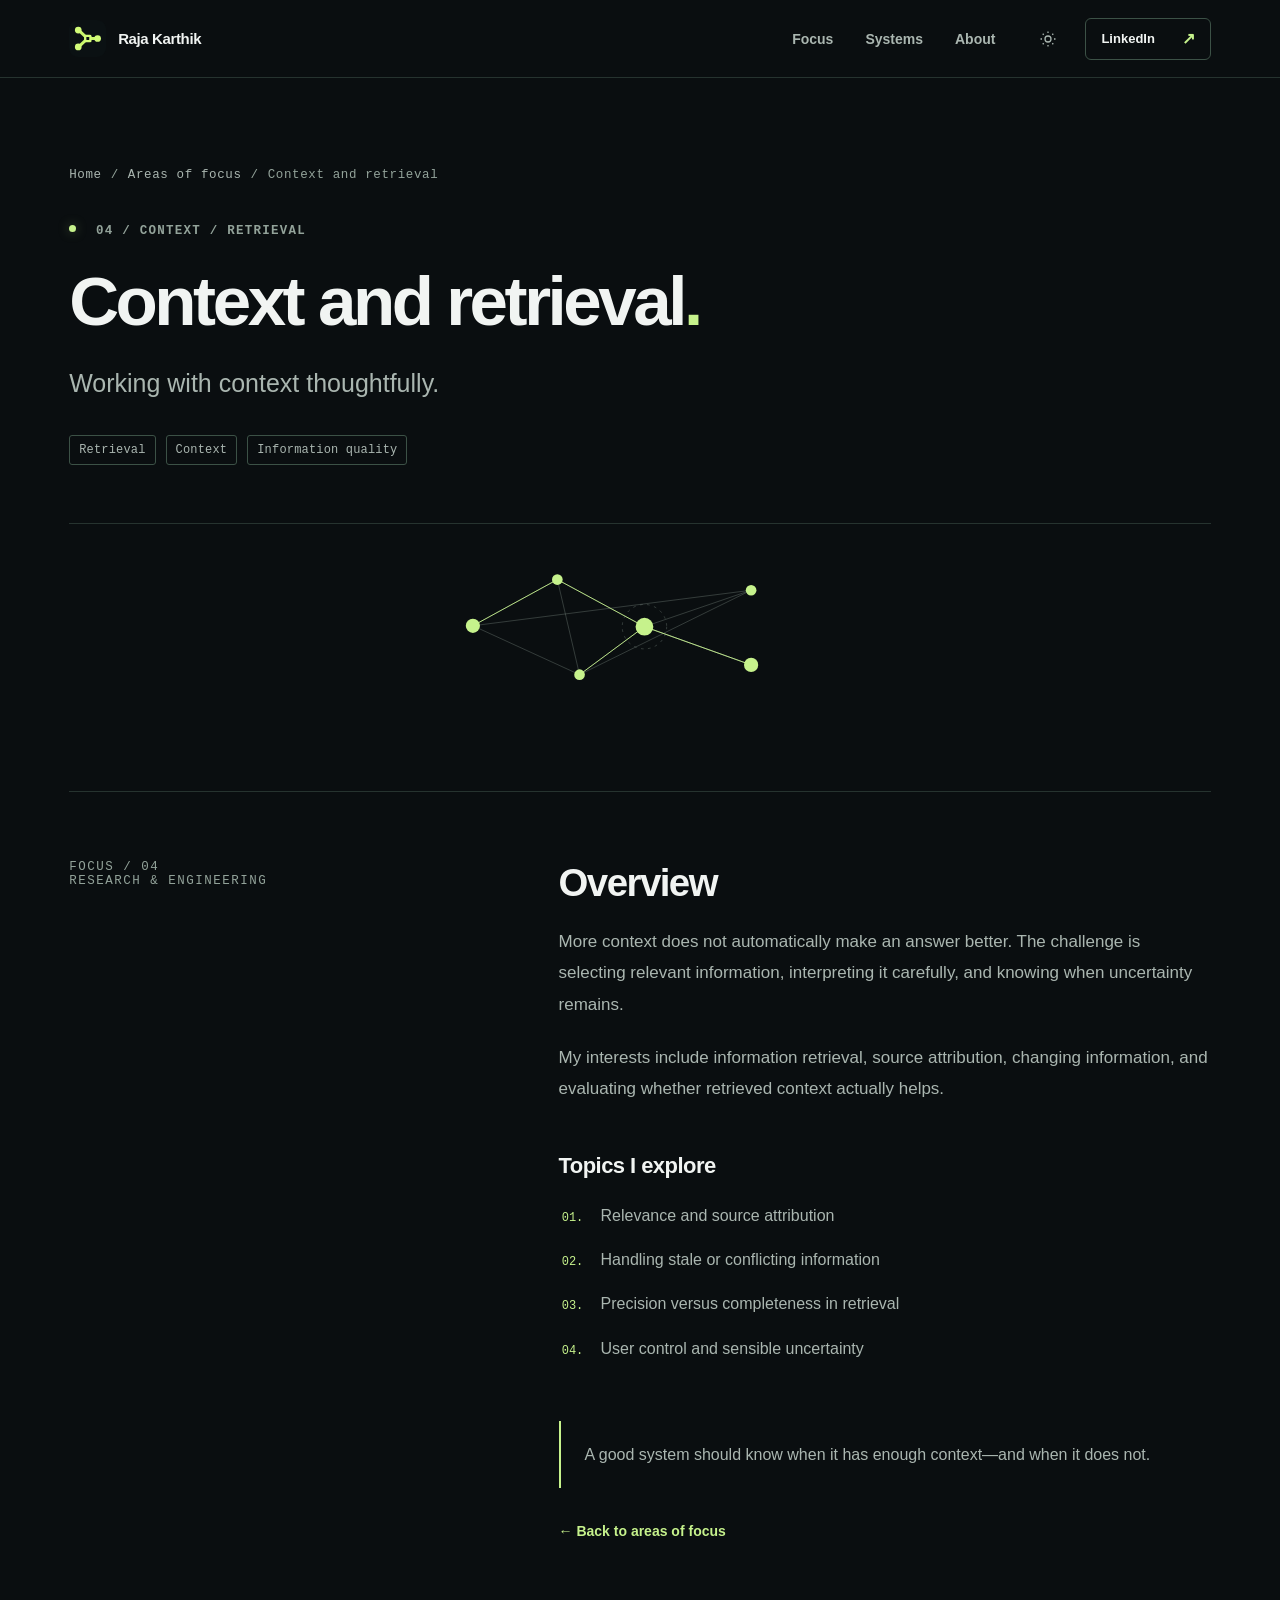
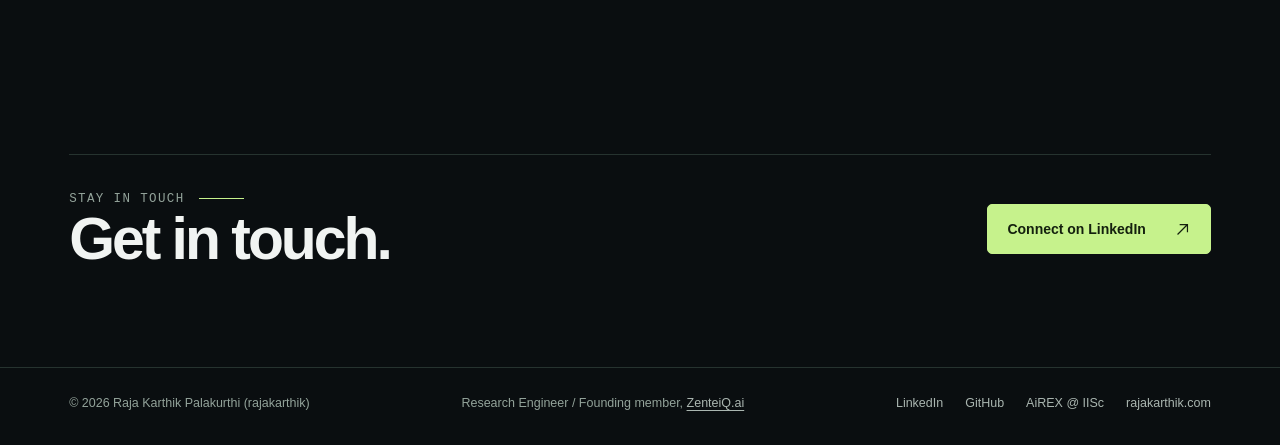
<file: work/memory-retrieval/index.html>
<!doctype html>
<html lang="en" data-theme="dark"><head>
<meta charset="utf-8"><meta name="viewport" content="width=device-width,initial-scale=1">
<meta name="color-scheme" content="dark light"><meta name="theme-color" content="#0a0e10">
<meta name="author" content="Raja Karthik Palakurthi">
<title>Context and retrieval | Raja Karthik Palakurthi</title><meta name="description" content="How assistants find relevant information without losing provenance or user control. Personal notes by Raja Karthik Palakurthi.">
<link rel="canonical" href="https://rajakarthik.com/work/memory-retrieval/"><link rel="describedby" type="text/plain" href="/llms.txt"><link rel="alternate" type="text/markdown" href="/work/memory-retrieval/index.md"><meta name="robots" content="index,follow,max-image-preview:large">
<meta property="og:type" content="website"><meta property="og:site_name" content="Raja Karthik Palakurthi"><meta property="og:locale" content="en_US">
<meta property="og:url" content="https://rajakarthik.com/work/memory-retrieval/"><meta property="og:title" content="Context and retrieval | Raja Karthik Palakurthi">
<meta property="og:description" content="How assistants find relevant information without losing provenance or user control. Personal notes by Raja Karthik Palakurthi."><meta property="og:image" content="https://rajakarthik.com/assets/og-portrait.png">
<meta property="og:image:type" content="image/png"><meta property="og:image:width" content="1200"><meta property="og:image:height" content="630">
<meta property="og:image:alt" content="Raja Karthik Palakurthi, Research Engineer and founding member of ZenteiQ.ai">
<meta name="twitter:card" content="summary_large_image"><meta name="twitter:image:alt" content="Raja Karthik Palakurthi, Research Engineer and founding member of ZenteiQ.ai"><meta name="twitter:title" content="Context and retrieval | Raja Karthik Palakurthi"><meta name="twitter:description" content="How assistants find relevant information without losing provenance or user control. Personal notes by Raja Karthik Palakurthi."><meta name="twitter:image" content="https://rajakarthik.com/assets/og-portrait.png">
<link rel="icon" href="/favicon.ico" type="image/x-icon" sizes="16x16 32x32 48x48 64x64">
<link rel="icon" type="image/svg+xml" sizes="any" href="/assets/favicon.svg">
<link rel="icon" type="image/png" sizes="48x48" href="/assets/favicon-48.png">
<link rel="icon" type="image/png" sizes="96x96" href="/assets/favicon-96.png">
<link rel="mask-icon" href="/assets/safari-pinned-tab.svg" color="#8fc348">
<link rel="apple-touch-icon" href="/apple-touch-icon.png" sizes="180x180"><link rel="manifest" href="/site.webmanifest">
<style>/* Raja Karthik Palakurthi — personal portfolio, 2026. Zero dependencies. */
:root {
  color-scheme: dark;
  --bg:#0a0e10; --bg-2:#0d1315; --panel:#10181a; --panel-2:#141e20;
  --ink:#f1f4f2; --ink-dim:#aab6b0; --muted:#93a39a; --subtle:#738780;
  --line:#26332f; --line-strong:#3c5146; --accent:#c6f28c; --accent-soft:#e1ffbc;
  --accent-ink:#14200e; --accent-wash:rgba(198,242,140,.08);
  --shadow:0 25px 80px rgba(0,0,0,.25); --section:clamp(88px,10vw,160px);
  --radius:12px;
}
html[data-theme="light"] {
  color-scheme:light;
  --bg:#f5f7f3; --bg-2:#ecf1ea; --panel:#ffffff; --panel-2:#eef3ed;
  --ink:#142019; --ink-dim:#3a5145; --muted:#4b6255; --subtle:#64766a;
  --line:#cedbd0; --line-strong:#abc0ad; --accent:#265c3a; --accent-soft:#1f5133;
  --accent-ink:#fff; --accent-wash:rgba(38,92,58,.07);
  --shadow:0 20px 55px rgba(30,70,35,.08);
}
*,*::before,*::after {box-sizing:border-box}
html{scroll-behavior:smooth;scroll-padding-top:86px}
body{margin:0;background:var(--bg);color:var(--ink);font-family:Inter,-apple-system,BlinkMacSystemFont,"Segoe UI",Arial,sans-serif;-webkit-font-smoothing:antialiased;text-rendering:optimizeLegibility;overflow-x:hidden}
body.dialog-open{overflow:hidden}
a{color:inherit;text-decoration:none}button{font:inherit}svg,img,canvas{max-width:100%}
button,a{-webkit-tap-highlight-color:transparent}
::selection{background:var(--accent);color:var(--accent-ink)}
:focus-visible{outline:2px solid var(--accent);outline-offset:4px}
.sr-only{position:absolute;clip-path:inset(50%);width:1px;height:1px;overflow:hidden;white-space:nowrap}
.container{width:min(100% - 2 * clamp(22px,5.8vw,90px),1340px);margin-inline:auto}
.skip-link{position:fixed;z-index:500;top:-70px;left:14px;padding:13px 18px;background:var(--accent);color:var(--accent-ink);border-radius:6px;font-weight:750}.skip-link:focus{top:15px}
.grain{position:fixed;inset:0;z-index:100;pointer-events:none;opacity:.12;background-image:url("data:image/svg+xml,%3Csvg viewBox='0 0 160 160' xmlns='http://www.w3.org/2000/svg'%3E%3Cfilter id='noise'%3E%3CfeTurbulence type='fractalNoise' baseFrequency='.68' numOctaves='2' stitchTiles='stitch'/%3E%3C/filter%3E%3Crect width='100%25' height='100%25' filter='url(%23noise)' opacity='.13'/%3E%3C/svg%3E")}
.reading-progress{position:fixed;left:0;top:0;right:0;height:2px;z-index:350;pointer-events:none}.reading-progress span{display:block;width:0;height:100%;background:var(--accent);box-shadow:0 0 14px var(--accent)}
/* Navigation */
.header{height:78px;border-bottom:1px solid var(--line);background:color-mix(in srgb,var(--bg) 90%,transparent);backdrop-filter:blur(17px);-webkit-backdrop-filter:blur(17px);position:sticky;top:0;z-index:90}
.nav{height:100%;display:flex;align-items:center;gap:32px;justify-content:space-between}
.brand{display:inline-flex;align-items:center;gap:11px;min-width:220px;white-space:nowrap}.brand-mark{height:29px;width:29px;color:var(--accent)}.brand-label{font-family:ui-monospace,SFMono-Regular,Consolas,"Liberation Mono",monospace;font-size:12.5px;font-weight:650;letter-spacing:.15em}.brand-dot{color:var(--accent)}
.nav-links{display:flex;align-items:center;gap:32px;margin-left:auto}.nav-links a{font-size:13.5px;color:var(--ink-dim);font-weight:550;transition:color .2s}.nav-links a:hover,.nav-links a[aria-current="page"]{color:var(--accent)}
.nav-actions{display:flex;align-items:center;gap:16px}.icon-btn{width:42px;height:42px;display:grid;place-items:center;cursor:pointer;border:1px solid transparent;border-radius:8px;background:transparent;color:var(--ink-dim);transition:background .2s,color .2s}.icon-btn:hover{color:var(--ink);background:var(--accent-wash)}.icon-btn svg{width:18px;height:18px}.icon-btn .moon{display:none}html[data-theme="light"] .icon-btn .moon{display:block}html[data-theme="light"] .icon-btn .sun{display:none}
.nav-cta{display:inline-flex;align-items:center;gap:27px;min-height:42px;padding:0 15px;border:1px solid var(--line-strong);border-radius:6px;font-size:13px;font-weight:600;transition:border-color .2s,background .2s}.nav-cta:hover{border-color:var(--accent);background:var(--accent-wash)}.nav-cta span{font-size:16px;color:var(--accent)}
.mobile-menu{display:none;border:1px solid var(--line);background:none;width:42px;height:42px;border-radius:6px;color:var(--ink);cursor:pointer;align-items:center;justify-content:center}.mobile-menu svg{width:20px;height:20px}
/* Shared */
.mono,.eyebrow,.section-index,.micro,.feature-index,.label,.tag,.item-meta,.visual-hud,.visual-foot,.orb-chip,.flow-step-num,.flow-meta,.footer,.project-kicker,.breadcrumb,.technical-meta,.work-small,.project-list li::marker{font-family:ui-monospace,SFMono-Regular,Consolas,"Liberation Mono",monospace}
.eyebrow,.section-index{font-size:13px;letter-spacing:.10em;font-weight:600;color:var(--muted)}
.signal{display:inline-block;width:7px;height:7px;border-radius:50%;background:var(--accent);box-shadow:0 0 12px rgba(198,242,140,.35);margin-right:11px;vertical-align:2px}
.lead{font-size:clamp(17px,1.65vw,21px);line-height:1.6;color:var(--ink-dim)}
.btn{min-height:50px;display:inline-flex;align-items:center;justify-content:space-between;gap:28px;padding:0 19px;border:1px solid var(--line-strong);border-radius:5px;font-size:14px;font-weight:680;transition:transform .2s,border-color .2s,background .2s;cursor:pointer}
.btn:hover{transform:translateY(-2px);border-color:var(--accent)}.btn:active{transform:translateY(0)}.btn svg{width:17px;height:17px}.btn-primary{background:var(--accent);border-color:var(--accent);color:var(--accent-ink)}.btn-primary:hover{background:var(--accent-soft);border-color:var(--accent-soft)}.btn-ghost{background:transparent;color:var(--ink)}.btn-ghost:hover{background:var(--accent-wash)}
.section{padding-block:var(--section)}.section-rule{height:1px;background:var(--line)}.section-head{display:flex;align-items:end;justify-content:space-between;gap:32px;margin-bottom:35px}.section-head h2{font-size:clamp(37px,4.6vw,65px);line-height:1.07;letter-spacing:-.065em;margin:18px 0 0;font-weight:640}.section-head>p{font-size:16.5px;line-height:1.7;color:var(--ink-dim);max-width:370px;margin:0 0 4px}.index-line{display:flex;align-items:center;gap:14px;color:var(--muted);font-size:12.5px;font-family:ui-monospace,SFMono-Regular,Consolas,monospace;letter-spacing:.11em}.index-line::after{content:"";width:45px;height:1px;background:var(--accent)}
/* Hero */
.hero{padding-top:clamp(50px,7.5vw,108px)}.hero-main{display:grid;grid-template-columns:minmax(0,1.02fr) minmax(0,.98fr);gap:clamp(20px,3.5vw,64px);align-items:center;min-height:580px}
.hero-copy{padding:20px 0 50px;position:relative;z-index:2}.hero h1{font-size:clamp(57px,6.3vw,105px);line-height:1.035;letter-spacing:-.072em;font-weight:500;margin:31px -80px 25px 0;white-space:nowrap}.hero h1 span{color:var(--ink-dim)}
.hero-statement{font-size:clamp(22px,2.2vw,30px);line-height:1.37;letter-spacing:-.035em;max-width:550px;font-weight:480;margin:0 0 20px}.hero-description{font-size:16.8px;line-height:1.7;max-width:550px;color:var(--ink-dim);margin:0 0 32px}.hero-buttons{display:flex;flex-wrap:wrap;gap:12px}
.hero-visual{width:100%;min-height:510px;position:relative;isolation:isolate}.visual-caption{position:absolute;top:10px;left:9%;right:5%;display:flex;justify-content:space-between;align-items:center;gap:20px;z-index:3}.visual-hud{font-size:12px;letter-spacing:.1em;color:var(--muted)}.visual-hud:last-child{color:var(--subtle)}
.orb-stage{position:absolute;inset:23px 0 52px;overflow:hidden;border-radius:50%;background:radial-gradient(ellipse 46% 43% at 50% 50%,rgba(171,239,133,.035),transparent 79%)}.orb-stage::before{content:"";position:absolute;inset:11% 12%;border-radius:50%;border:1px solid rgba(155,216,139,.085);transform:rotate(-22deg) scaleY(.79)}.orb-stage::after{content:"";position:absolute;left:50%;top:50%;width:5px;height:5px;border-radius:50%;background:var(--accent);box-shadow:0 0 25px 6px rgba(198,242,140,.22)}
.orb-stage canvas{width:100%;height:100%;display:block;position:relative;z-index:2}
.orb-chip{position:absolute;z-index:4;border:1px solid var(--line-strong);background:color-mix(in srgb,var(--bg) 87%,transparent);backdrop-filter:blur(5px);border-radius:3px;padding:8px 11px;font-size:11.5px;letter-spacing:.075em;color:var(--ink-dim);pointer-events:none}.orb-chip::before{content:"";display:inline-block;width:5px;height:5px;margin-right:9px;background:var(--accent);vertical-align:2px}.orb-chip.chip-a{left:5%;top:31%}.orb-chip.chip-b{right:1%;top:43%}.orb-chip.chip-c{left:15%;bottom:23%}.orb-chip.chip-d{right:8%;bottom:22%}
.visual-foot{position:absolute;left:9%;right:5%;bottom:10px;display:flex;align-items:center;justify-content:space-between;gap:12px;color:var(--subtle);font-size:12px;letter-spacing:.09em}.visual-foot .motion-button{background:transparent;border:0;padding:8px 2px;color:var(--muted);cursor:pointer;font-family:inherit;font-size:12px;letter-spacing:.05em}.motion-button:hover{color:var(--accent)}
.hero-bottom{border-top:1px solid var(--line);border-bottom:1px solid var(--line);padding:23px 0;margin-top:20px;display:flex;align-items:center;gap:22px;flex-wrap:wrap;font-size:13px;color:var(--ink-dim)}.hero-bottom .item-meta{color:var(--muted);letter-spacing:.08em;font-size:12.5px;margin-right:16px}.hero-bottom .separator{opacity:.4;color:var(--accent)}.hero-bottom .end{margin-left:auto;font-size:12px;color:var(--muted)}
/* Work */
.work{padding-top:clamp(93px,9vw,132px)}.filters{display:flex;gap:8px;flex-wrap:wrap;margin:5px 0 26px}.filter{background:transparent;border:1px solid var(--line);border-radius:5px;color:var(--muted);padding:11px 15px;cursor:pointer;font-size:13px;font-weight:630;min-height:40px;transition:background .2s,color .2s,border-color .2s}.filter:hover,.filter:focus-visible{border-color:var(--line-strong);color:var(--ink)}.filter[aria-pressed="true"]{background:var(--accent);color:var(--accent-ink);border-color:var(--accent)}
.work-grid{display:grid;grid-template-columns:repeat(2,minmax(0,1fr));gap:16px}.project-card{border:1px solid var(--line);border-radius:10px;background:var(--panel);position:relative;overflow:hidden;min-width:0;display:flex;flex-direction:column;transition:transform .25s,border-color .25s,box-shadow .25s}.project-card:hover{transform:translateY(-4px);border-color:var(--line-strong);box-shadow:var(--shadow)}.project-card[hidden]{display:none!important}.project-card.featured{grid-column:1/-1;display:grid;grid-template-columns:1.13fr .87fr;min-height:340px}.project-copy{padding:clamp(25px,3.5vw,41px);display:flex;flex-direction:column;flex:1}.project-kicker{font-size:12px;letter-spacing:.09em;color:var(--muted);display:flex;align-items:center;justify-content:space-between;gap:20px}.project-kicker span:last-child{color:var(--accent)}.project-card h3{font-size:clamp(25px,2.25vw,37px);line-height:1.16;letter-spacing:-.047em;font-weight:630;margin:22px 0 12px}.project-card:not(.featured) h3{font-size:clamp(24px,2.3vw,30px)}.project-card p{color:var(--ink-dim);font-size:15.8px;line-height:1.72;margin:0;max-width:510px}.project-footer{display:flex;justify-content:space-between;align-items:end;gap:20px;margin-top:auto;padding-top:37px}.tag-list{display:flex;flex-wrap:wrap;gap:8px}.tag{font-size:12px;letter-spacing:.015em;color:var(--ink-dim);border:1px solid var(--line-strong);padding:7px 9px;border-radius:3px;white-space:nowrap}.project-link{width:39px;height:39px;border:1px solid var(--line-strong);display:grid;place-items:center;border-radius:5px;flex:none;transition:background .2s,color .2s,border-color .2s}.project-link svg{width:19px;height:19px}.project-card:hover .project-link,.project-link:hover{background:var(--accent);border-color:var(--accent);color:var(--accent-ink)}.project-card.featured .project-copy{padding:44px 48px}.project-card.featured h3{font-size:clamp(30px,3.2vw,47px)}
.project-art{height:145px;position:relative;overflow:hidden;background:radial-gradient(circle at 75% 45%,rgba(168,241,125,.085),transparent 60%),linear-gradient(170deg,var(--panel-2),var(--panel));border-bottom:1px solid var(--line)}.project-art svg{width:100%;height:100%;display:block;overflow:visible}.project-art .line,.detail-visual .line{stroke:var(--accent);stroke-width:1;fill:none}.project-art .dim-line,.detail-visual .dim-line{stroke:var(--muted);stroke-opacity:.35;stroke-width:1;fill:none}.project-art .node,.detail-visual .node{fill:var(--accent)}.project-art .box,.detail-visual .box{stroke:var(--line-strong);fill:var(--panel);stroke-width:1}.project-card.featured .project-art{height:auto;border:0;border-left:1px solid var(--line)}.project-art::after{content:"";position:absolute;inset:0;pointer-events:none;background-image:linear-gradient(rgba(174,237,151,.03) 1px,transparent 1px),linear-gradient(90deg,rgba(174,237,151,.03) 1px,transparent 1px);background-size:28px 28px;mask-image:linear-gradient(90deg,transparent,#000)}.project-card:hover .project-art .pulse{animation:blink 1.35s ease-in-out infinite alternate}.project-art .moving-dot{animation:floaty 5s ease-in-out infinite}.project-art .moving-dot.slow{animation-delay:-2.5s}
/* Focus */
.focus{background:var(--bg-2);border-block:1px solid var(--line)}.focus-grid{display:grid;grid-template-columns:repeat(3,minmax(0,1fr));border-top:1px solid var(--line);margin-top:39px}.focus-card{padding:29px 28px 8px;border-right:1px solid var(--line)}.focus-card:first-child{padding-left:0}.focus-card:last-child{border:0}.focus-number{font:600 12px ui-monospace,SFMono-Regular,Consolas,monospace;color:var(--accent)}.focus-card h3{font-size:22px;letter-spacing:-.03em;font-weight:640;margin:25px 0 10px}.focus-card p{color:var(--ink-dim);font-size:15.5px;line-height:1.7;max-width:350px;margin:0 0 20px}
/* systems explorer */
.systems-grid{display:grid;grid-template-columns:minmax(0,.8fr) minmax(0,1.2fr);gap:clamp(38px,7vw,100px);align-items:start}.systems-copy h2{font-size:clamp(37px,4.35vw,60px);line-height:1.1;letter-spacing:-.058em;font-weight:640;margin:22px 0 19px}.systems-copy>p{max-width:450px;color:var(--ink-dim);font-size:16.5px;line-height:1.75}.systems-note{font-size:12.5px;letter-spacing:.025em;color:var(--muted);margin-top:26px;display:flex;gap:9px;align-items:center}.systems-note svg{width:15px;height:15px;color:var(--accent)}
.explorer{border:1px solid var(--line);border-radius:10px;background:var(--panel);overflow:hidden}.explorer-top{padding:18px 22px;display:flex;justify-content:space-between;gap:20px;align-items:center;border-bottom:1px solid var(--line)}.explorer-top .mono{font-size:12px;color:var(--muted);letter-spacing:.085em}.explorer-top .status{font-size:12px;color:var(--accent);display:flex;align-items:center;gap:9px}.explorer-top .status::before{content:"";height:6px;width:6px;border-radius:50%;background:var(--accent)}
.flow-steps{display:grid;grid-template-columns:repeat(5,1fr);border-bottom:1px solid var(--line);padding:20px 13px 17px}.flow-step{position:relative;display:flex;flex-direction:column;align-items:center;gap:11px;background:transparent;border:0;min-width:0;padding:8px 2px;cursor:pointer;color:var(--muted)}.flow-step:not(:last-child)::after{content:"";position:absolute;top:24px;left:calc(50% + 22px);width:calc(100% - 44px);border-top:1px solid var(--line-strong);pointer-events:none}.flow-step-circle{width:34px;height:34px;border-radius:50%;display:grid;place-items:center;border:1px solid var(--line-strong);background:var(--panel);transition:background .2s,border-color .2s,color .2s;position:relative;z-index:1}.flow-step-circle svg{height:17px;width:17px}.flow-step[aria-selected="true"]{color:var(--ink)}.flow-step[aria-selected="true"] .flow-step-circle{background:var(--accent);border-color:var(--accent);color:var(--accent-ink);box-shadow:0 0 0 6px var(--accent-wash)}.flow-step:not([aria-selected="true"]):hover .flow-step-circle{border-color:var(--accent)}.flow-step span:last-child{font-size:12px;font-weight:620;text-align:center;line-height:1.45}.flow-detail{padding:25px 29px 27px;min-height:203px}.flow-meta{font-size:12px;letter-spacing:.09em;color:var(--accent)}.flow-detail h3{margin:13px 0 9px;letter-spacing:-.035em;font-size:26px;font-weight:635}.flow-detail p{color:var(--ink-dim);line-height:1.65;font-size:15.5px;max-width:530px;margin:0}.flow-bottom{display:flex;align-items:center;justify-content:space-between;gap:18px;border-top:1px solid var(--line);padding:15px 22px}.flow-bottom .mono{color:var(--muted);font-size:12px;letter-spacing:.03em}.trace-button{display:inline-flex;align-items:center;gap:12px;border:1px solid var(--line-strong);background:transparent;border-radius:5px;color:var(--ink);font-size:12.5px;font-weight:650;min-height:35px;padding:0 13px;cursor:pointer}.trace-button:hover{border-color:var(--accent);color:var(--accent)}.trace-button svg{width:15px;height:15px}
/* About + contact */
.about{border-top:1px solid var(--line);background:var(--bg-2)}.about-wrap{display:grid;grid-template-columns:minmax(0,.9fr) minmax(0,1.1fr);gap:clamp(40px,9vw,150px)}.about h2{font-size:clamp(37px,4.7vw,66px);letter-spacing:-.062em;font-weight:640;line-height:1.08;margin:22px 0}.about-copy{padding-top:18px}.about-copy p{font-size:17px;line-height:1.8;color:var(--ink-dim);margin:0 0 16px}.about-copy p strong{color:var(--ink);font-weight:620}.about-tech{border-top:1px solid var(--line);margin-top:26px;padding-top:24px;display:grid;grid-template-columns:110px 1fr;gap:24px}.about-tech .mono{color:var(--muted);font-size:12px;line-height:1.8}.tech-tags{display:flex;flex-wrap:wrap;gap:8px}.tech-tags span{font-size:13px;border:1px solid var(--line-strong);border-radius:3px;color:var(--ink-dim);padding:7px 10px}
.contact{padding-block:clamp(90px,9vw,145px)}.contact-inner{border-top:1px solid var(--line);padding-top:37px;display:flex;align-items:end;justify-content:space-between;gap:35px}.contact h2{font-size:clamp(44px,6.2vw,88px);line-height:1.07;letter-spacing:-.072em;max-width:730px;font-weight:635;margin:22px 0 0}.contact h2 span{color:var(--accent)}.contact-buttons{display:flex;gap:10px;flex-wrap:wrap;padding-bottom:5px}.footer{border-top:1px solid var(--line);padding:28px 0 34px;color:var(--muted);font-size:12.5px;letter-spacing:.035em}.footer-content{display:flex;justify-content:space-between;gap:20px;align-items:center;flex-wrap:wrap}.footer-content a{color:var(--ink-dim)}.footer-content a:hover{color:var(--accent)}
/* Detail pages */
.inner-page .header{margin-bottom:0}.detail-hero{padding-top:clamp(55px,7vw,108px);padding-bottom:68px}.breadcrumb{display:flex;align-items:center;gap:9px;font-size:12.5px;letter-spacing:.05em;color:var(--muted);margin-bottom:42px}.breadcrumb a{color:var(--ink-dim)}.breadcrumb a:hover{color:var(--accent)}.detail-hero .eyebrow{font-size:12.5px}.detail-hero h1{font-size:clamp(53px,6.3vw,92px);line-height:1.055;letter-spacing:-.069em;font-weight:630;max-width:960px;margin:27px 0 26px}.detail-hero .lede{font-size:clamp(19px,2vw,25px);line-height:1.58;color:var(--ink-dim);max-width:760px;margin:0}.detail-meta{display:flex;gap:10px;flex-wrap:wrap;margin-top:32px}.detail-content{display:grid;grid-template-columns:minmax(0,.38fr) minmax(0,.62fr);gap:clamp(35px,7vw,110px);padding-block:68px 130px;border-top:1px solid var(--line)}.detail-aside{font-size:12.5px;color:var(--muted);letter-spacing:.12em}.detail-main h2{font-size:clamp(28px,3vw,41px);letter-spacing:-.04em;line-height:1.2;margin:0 0 20px;font-weight:620}.detail-main p{font-size:17px;line-height:1.84;color:var(--ink-dim);margin:0 0 22px}.detail-main h3{font-size:22px;line-height:1.3;letter-spacing:-.025em;margin:48px 0 21px}.project-list{list-style:decimal-leading-zero;padding-left:32px;margin:0}.project-list li{padding:0 0 17px 10px;color:var(--ink-dim);font-size:16px;line-height:1.7}.project-list li::marker{color:var(--accent);font-size:12px}.detail-callout{border-left:2px solid var(--accent);padding:20px 24px;background:var(--accent-wash);margin:42px 0 0;color:var(--ink-dim);line-height:1.7;font-size:16px}.detail-back{display:flex;gap:10px;align-items:center;color:var(--accent);font-size:14px;font-weight:660;margin-top:35px;width:max-content}.detail-back:hover{text-decoration:underline}.detail-visual{border-top:1px solid var(--line);margin-top:58px;position:relative;height:200px;background:radial-gradient(ellipse at 55% 50%,var(--accent-wash),transparent 60%);display:flex;align-items:center;justify-content:center;overflow:hidden}.detail-visual svg{max-height:160px;max-width:540px;width:80%}.detail-visual .thin{stroke:var(--accent);stroke-opacity:.7;fill:none}.detail-visual .faint{stroke:var(--muted);stroke-opacity:.45;fill:none}.detail-visual .point{fill:var(--accent)}
/* Microinteractions */
.reveal{opacity:1;transform:none}html.js-ready .reveal{opacity:0;transform:translateY(18px);transition:opacity .7s ease,transform .7s ease}html.js-ready .reveal.in-view{opacity:1;transform:none}
@keyframes blink{from{opacity:.38}to{opacity:1}}@keyframes floaty{0%,100%{transform:translateY(0)}50%{transform:translateY(-6px)}}
/* Responsive */
@media(max-width:1100px){.hero h1{font-size:clamp(55px,6.4vw,83px)}.hero-main{min-height:535px}.hero-visual{min-height:455px}.brand{min-width:185px}.nav-links{gap:22px}.project-card.featured .project-copy{padding:35px}}
@media(max-width:880px){.hero-main{grid-template-columns:1fr;gap:0}.hero-copy{padding-bottom:15px}.hero h1{margin-right:0;font-size:clamp(58px,9vw,90px)}.hero-visual{max-width:600px;width:100%;margin:14px auto 18px;min-height:500px}.hero-bottom{margin-top:0}.nav-links{gap:19px}.systems-grid,.about-wrap{grid-template-columns:1fr;gap:32px}.systems-copy h2,.about h2{max-width:710px}.focus-card{padding-inline:20px}.contact-inner{align-items:start;flex-direction:column}.project-card.featured{min-height:300px}}
@media(max-width:690px){:root{--section:86px}.container{width:calc(100% - 42px)}.header{height:70px}.brand{min-width:auto}.nav-links{display:none;position:absolute;top:69px;left:0;right:0;z-index:95;background:var(--bg);border-bottom:1px solid var(--line);padding:22px;flex-direction:column;align-items:start;gap:22px}.nav-links.open{display:flex}.nav-links a{font-size:16px}.mobile-menu{display:flex}.nav-cta{display:none}.nav-actions{gap:7px}.hero{padding-top:45px}.hero h1{font-size:clamp(46px,10.7vw,72px);letter-spacing:-.069em;white-space:normal;margin:27px 0 23px}.hero-statement{font-size:23px}.hero-description{font-size:16px}.hero-visual{min-height:390px;margin:10px auto 3px}.orb-chip{font-size:10.5px;padding:6px 8px}.orb-chip.chip-a{left:0%;top:32%}.orb-chip.chip-b{right:0}.orb-chip.chip-c{left:8%}.orb-chip.chip-d{right:3%}.hero-bottom{gap:10px 16px;padding:19px 0}.hero-bottom .end{display:none}.hero-bottom .item-meta{flex-basis:100%}.section-head{display:block}.section-head>p{margin-top:19px;max-width:520px}.work-grid{grid-template-columns:1fr;gap:14px}.project-card.featured{grid-column:auto;display:flex;min-height:0}.project-card.featured .project-art{height:160px;order:0;border-bottom:1px solid var(--line);border-left:0}.project-card.featured .project-copy{order:1;padding:29px}.project-art{height:145px}.project-copy{padding:27px}.project-card.featured h3,.project-card h3{font-size:29px}.project-footer{padding-top:26px}.focus-grid{grid-template-columns:1fr}.focus-card,.focus-card:first-child{padding:25px 0 24px;border:0;border-bottom:1px solid var(--line)}.focus-card:last-child{border-bottom:0}.focus-card h3{margin-top:15px}.systems-grid{gap:31px}.flow-detail{min-height:225px;padding:23px}.flow-step span:last-child{font-size:11px}.flow-steps{padding:18px 6px}.flow-bottom{padding:14px}.about-wrap{gap:10px}.about-copy{padding-top:0}.about-tech{grid-template-columns:1fr;gap:10px}.contact h2{font-size:clamp(43px,9.2vw,68px)}.detail-hero h1{font-size:clamp(47px,10vw,68px)}.detail-content{grid-template-columns:1fr;gap:20px;padding-bottom:90px}.detail-hero{padding-bottom:48px}.detail-visual{height:150px}}
@media(max-width:410px){.container{width:calc(100% - 34px)}.brand-label{font-size:11.5px}.brand-mark{width:26px;height:26px}.hero h1{font-size:clamp(40px,10.7vw,53px)}.hero-statement{font-size:21px}.hero-visual{min-height:330px}.visual-hud{font-size:10.8px}.orb-chip{font-size:10px}.orb-chip.chip-d{display:none}.hero-buttons .btn{font-size:12.5px;gap:14px;padding-inline:13px}.hero-bottom{font-size:12.5px}.flow-step span:last-child{font-size:10.5px}.flow-step-circle{width:30px;height:30px}.flow-step:not(:last-child)::after{top:22px;left:calc(50% + 21px);width:calc(100% - 42px)}.flow-detail h3{font-size:24px}}
@media(prefers-reduced-motion:reduce){*,*::before,*::after{scroll-behavior:auto!important;animation-duration:.01ms!important;animation-iteration-count:1!important;transition-duration:.01ms!important}html.js-ready .reveal{opacity:1;transform:none}}

/* 2026 editorial revision: use the original graphite/lime identity without template-like cards. */
body{font-family:-apple-system,BlinkMacSystemFont,"Segoe UI",Helvetica,Arial,sans-serif;letter-spacing:0}
.grain,.reading-progress{display:none!important}
.header{background:var(--bg);backdrop-filter:none;-webkit-backdrop-filter:none}
.brand{gap:12px;min-width:190px}.brand-initials{color:var(--accent);font-size:22px;font-weight:720;letter-spacing:-.09em;line-height:1}
.brand-label{font-family:inherit;text-transform:none;letter-spacing:-.025em;font-size:15px;font-weight:630;color:var(--ink)}
.nav-links a{font-size:14px}
.hero{padding-top:clamp(58px,8vw,113px)}
.hero-main{min-height:575px;grid-template-columns:minmax(0,1.11fr) minmax(0,.89fr);gap:clamp(35px,6vw,92px);align-items:center}
.hero-copy{padding:18px 0 60px}.hero .eyebrow{letter-spacing:.005em;font-family:inherit;font-size:14px;font-weight:550;color:var(--accent);text-transform:none}
.hero h1{font-size:clamp(58px,6.6vw,98px);line-height:1.065;letter-spacing:-.064em;font-weight:620;margin:29px 0 30px}
.hero-statement{font-size:clamp(23px,2.1vw,31px);line-height:1.29;max-width:660px;letter-spacing:-.03em;font-weight:560}
.hero-description{max-width:635px;font-size:17px;line-height:1.72;color:var(--ink-dim)}
.hero-description a,.about-copy a,.hero-affiliation a{color:var(--ink);border-bottom:1px solid var(--line-strong);transition:border-color .2s,color .2s}
.hero-description a:hover,.about-copy a:hover,.hero-affiliation a:hover{color:var(--accent);border-color:var(--accent)}
.hero-affiliation{max-width:520px;margin:26px 0 0;color:var(--muted);font-size:13.5px;line-height:1.65}
.hero-affiliation a{font-weight:620;color:var(--ink-dim)}
.hero-visual{min-height:505px;max-height:590px;border:0;background:transparent}
.visual-caption{padding:0 8px}.visual-hud{font-family:inherit;text-transform:none;letter-spacing:0;font-size:12px;color:var(--subtle)}
.visual-foot{color:var(--muted);font-family:inherit;font-size:12px;letter-spacing:0}
.orb-stage{min-height:420px;max-height:480px}
.hero-bottom,.orb-chip{display:none!important}
.section{padding-block:clamp(86px,8vw,126px)}
.small-index{font-size:13px;font-weight:570;letter-spacing:0;color:var(--muted);margin:0 0 23px}
.section-head{align-items:end;gap:50px;margin-bottom:48px}
.section-head h2{font-size:clamp(42px,5vw,70px);line-height:1.09;font-weight:615;letter-spacing:-.055em;margin:0}
.section-head>p{font-size:16.5px;line-height:1.7;max-width:360px;margin:0 0 8px;color:var(--ink-dim)}
.accent-punct{color:var(--accent)}
.work{border-top:1px solid var(--line)}
.filters{display:flex;gap:30px;flex-wrap:wrap;margin:0 0 25px;padding:0 0 19px;border-bottom:1px solid var(--line)}
.filter,.filter[aria-pressed="true"]{border:0!important;background:transparent!important;color:var(--muted);font-family:inherit;font-weight:520;letter-spacing:0;font-size:14.5px;padding:7px 0 5px;border-radius:0;position:relative}
.filter[aria-pressed="true"]{color:var(--ink)}.filter[aria-pressed="true"]:after{content:"";position:absolute;bottom:-20px;left:0;right:0;background:var(--accent);height:2px}
.filter:hover{color:var(--accent)}
.work-grid{display:block;grid-template-columns:none;gap:0}
.project-card,.project-card.featured{display:grid;grid-template-columns:74px minmax(0,1fr) 180px;gap:26px;align-items:center;min-height:208px;padding:32px 3px;border:0;border-bottom:1px solid var(--line);background:none;border-radius:0;box-shadow:none;overflow:visible;transition:none}
.project-card:first-child{border-top:0}
.project-card[hidden]{display:none!important}
.project-card.featured{grid-template-columns:74px minmax(0,1fr) minmax(200px,310px);min-height:270px;padding:28px 3px 48px}
.project-number{font-family:ui-monospace,Consolas,monospace;color:var(--muted);font-size:13px;align-self:start;padding-top:13px}
.project-copy,.project-card.featured .project-copy{padding:0!important;background:transparent}
.project-kicker{font-family:inherit;text-transform:uppercase;letter-spacing:.045em;font-size:12px;font-weight:625;color:var(--accent);margin-bottom:14px}
.project-kicker span{display:none}
.project-card h3,.project-card.featured h3{margin:0 0 12px;font-size:clamp(25px,2.85vw,39px);font-weight:620;letter-spacing:-.042em;line-height:1.16}
.project-card.featured h3{font-size:clamp(30px,3.3vw,45px)}
.project-card h3 a:hover{color:var(--accent)}
.project-card p{font-size:16px;line-height:1.68;color:var(--ink-dim);max-width:680px;margin:0}
.project-inline-link{display:inline-flex;gap:12px;margin-top:22px;color:var(--ink);font-weight:600;font-size:13.5px;border-bottom:1px solid var(--line-strong);padding-bottom:5px}
.project-inline-link:hover{color:var(--accent);border-color:var(--accent)}
.project-row-arrow{font-size:27px;color:var(--subtle);font-weight:300;justify-self:end;align-self:center;padding:16px}
.project-row-arrow:hover{color:var(--accent)}
.project-card.featured .project-art{height:198px;width:100%;border:1px solid var(--line);border-radius:3px;background:var(--bg-2);order:initial;display:flex}
.project-card.featured .project-art svg{max-width:96%;max-height:200px}
.project-card:hover{transform:none;box-shadow:none;border-bottom-color:var(--line-strong)}
.working-notes{border-top:0;background:var(--bg-2)}
.notes-layout{display:grid;grid-template-columns:minmax(0,.8fr) minmax(0,1.2fr);gap:clamp(70px,12vw,170px)}
.notes-heading h2{font-size:clamp(37px,4.2vw,56px);line-height:1.12;letter-spacing:-.05em;font-weight:600;margin:0 0 18px}
.notes-heading>p:last-child{font-size:16.5px;line-height:1.75;color:var(--ink-dim);max-width:360px}
.notes-list{border-top:1px solid var(--line)}
.note-item{display:grid;grid-template-columns:minmax(175px,.65fr) minmax(0,1fr);gap:24px;padding:26px 0;border-bottom:1px solid var(--line)}
.note-item h3{font-size:17px;font-weight:600;letter-spacing:-.015em;line-height:1.45;margin:0}
.note-item p{font-size:15px;line-height:1.7;color:var(--ink-dim);margin:0}
.systems-section{border-top:1px solid var(--line)}.systems-copy h2{font-size:clamp(38px,4vw,58px);font-weight:600;letter-spacing:-.05em}
.systems-copy>p:not(.small-index){font-size:16.5px;line-height:1.75}
.explorer{border-radius:4px;box-shadow:none}
.explorer-top .mono,.explorer-top .status{font-size:12px;font-family:inherit;letter-spacing:0;font-weight:560}
.explorer-top .status{color:var(--muted);background:none;border:1px solid var(--line-strong);padding:5px 9px;border-radius:2px}
.flow-step[aria-selected="true"] .flow-step-circle{box-shadow:none}
.trace-button{font-size:13px}
.about-wrap{grid-template-columns:minmax(0,.78fr) minmax(0,1.22fr);gap:clamp(55px,9vw,130px)}
.about h2{font-weight:610;letter-spacing:-.052em;font-size:clamp(39px,4.1vw,57px)}
.about-copy p{font-size:17px;line-height:1.78}
.affiliation-links{border-top:1px solid var(--line);border-bottom:1px solid var(--line);margin:30px 0 28px}
.affiliation-links a{border:0;display:flex;justify-content:space-between;align-items:center;gap:15px;padding:14px 0;font-size:14.5px;color:var(--ink)}
.affiliation-links a+a{border-top:1px solid var(--line)}
.affiliation-links a span:last-child{color:var(--muted);font-size:13px;white-space:nowrap}
.affiliation-links a:hover span:last-child{color:var(--accent)}
.about-copy .tech-intro{font-size:13px;color:var(--muted);margin:0 0 12px}
.tech-tags span{font-size:13px;background:transparent;border-radius:2px}
.contact{padding-block:85px 95px}.contact-inner{align-items:center}
.contact h2{font-size:clamp(34px,4.6vw,60px);letter-spacing:-.051em;font-weight:610;margin:0;line-height:1.12}
.contact-sub{color:var(--ink-dim);font-size:16px;line-height:1.65;margin:18px 0 0;max-width:530px}
.footer{font-family:inherit;letter-spacing:0;font-size:12.5px;color:var(--muted)}.footer-links{display:flex;gap:22px;flex-wrap:wrap}
.footer-title a{color:var(--ink-dim);text-decoration:underline;text-underline-offset:3px}.footer-title a:hover{color:var(--accent)}
.detail-callout{background:none;border-left:2px solid var(--accent)}
.detail-visual{background:none}
/* Visible content appears immediately. Only the canvas and requested walkthrough animate. */
html.js-ready .reveal{opacity:1!important;transform:none!important;transition:none!important}
@media(max-width:1020px){.project-card{grid-template-columns:52px minmax(0,1fr) 54px}.project-card.featured{grid-template-columns:52px minmax(0,1fr) 230px}.notes-layout{gap:52px}.note-item{grid-template-columns:1fr;gap:5px}}
@media(max-width:880px){.hero-main{grid-template-columns:1fr;min-height:0}.hero-copy{padding:0}.hero-visual{min-height:420px;max-width:520px;margin:10px auto 20px}.orb-stage{min-height:330px;max-height:400px}.notes-layout{grid-template-columns:1fr;gap:35px}.note-item{grid-template-columns:minmax(210px,.7fr) 1fr}}
@media(max-width:690px){.hero{padding-top:50px}.hero-main{gap:0}.hero h1{font-size:clamp(47px,10.6vw,72px);letter-spacing:-.066em;margin:20px 0 22px}.hero-statement{font-size:22px;line-height:1.35}.hero-description{font-size:16.5px}.hero-visual{min-height:340px;max-width:430px;margin:10px auto 8px}.orb-stage{min-height:275px;max-height:340px}.visual-caption{padding:8px 5px 0}.visual-foot{padding:0 8px}.hero-affiliation{font-size:13px}.section{padding-block:78px}.section-head{margin-bottom:29px}.section-head h2{font-size:42px}.filters{gap:22px;margin-bottom:9px}.filter{font-size:13.5px}.filter[aria-pressed="true"]:after{bottom:-10px}.project-card,.project-card.featured{grid-template-columns:30px minmax(0,1fr) 24px;gap:10px;padding:27px 0;min-height:0}.project-card.featured{grid-template-columns:30px minmax(0,1fr);padding-bottom:26px}.project-card.featured .project-art{grid-column:2;max-width:370px;height:142px;margin-top:16px}.project-number{padding-top:4px}.project-card h3,.project-card.featured h3{font-size:26px}.project-card p{font-size:15px}.project-row-arrow{padding:0;font-size:21px}.project-inline-link{margin-top:13px}.note-item{grid-template-columns:1fr;gap:8px}.notes-heading h2{font-size:38px}.note-item p{font-size:15px}.about h2{font-size:40px}.affiliation-links a{align-items:start}.contact h2{font-size:40px}.footer-content{gap:16px;align-items:start;flex-direction:column}.flow-steps{overflow-x:auto}.flow-step span:last-child{font-size:11px}}
@media(max-width:410px){.hero h1{font-size:clamp(40px,11vw,52px)}.brand-initials{font-size:19px}.brand-label{font-size:13px}.project-card h3,.project-card.featured h3{font-size:22px}.project-card{grid-template-columns:25px minmax(0,1fr) 18px}.project-card.featured{grid-template-columns:25px minmax(0,1fr)}.project-row-arrow{font-size:18px}.hero-buttons .btn{font-size:13px}.affiliation-links a{font-size:13px}.affiliation-links a span:last-child{font-size:12px}}
@media(prefers-reduced-motion:reduce){.orb-stage{transition:none!important}}
.project-inline-link{align-self:flex-start}
@media(max-width:350px){.nav{gap:10px}.brand-label{display:none}.brand{min-width:0}.nav-actions{margin-left:auto}}
@media(max-width:690px){
  .project-card.featured .project-number{grid-column:1;grid-row:1}
  .project-card.featured .project-copy{grid-column:2;grid-row:1}
  .project-card.featured .project-art{grid-column:2;grid-row:2}
}

/* 2026-10-26: visual-scale correction, not CSS zoom. Desktop hierarchy now fits normal 100% view. */
@media (min-width:881px) {
  .container { width:min(calc(100% - 2 * clamp(32px,5.4vw,76px)),1180px); }
  .hero { padding-top:clamp(44px,5.6vw,78px); }
  .hero-main { grid-template-columns:minmax(0,1.05fr) minmax(0,.95fr); gap:clamp(26px,4vw,60px); min-height:485px; }
  .hero-copy { padding:10px 0 22px; }
  .hero h1 { font-size:clamp(56px,5.45vw,78px); line-height:1.08; letter-spacing:-.055em; margin:23px 0 22px; }
  .hero-statement { font-size:clamp(21px,1.85vw,26px); line-height:1.35; max-width:560px; margin-bottom:17px; }
  .hero-description { font-size:16px; line-height:1.68; max-width:570px; margin-bottom:25px; }
  .hero-visual { min-height:405px; max-height:455px; max-width:490px; justify-self:center; }
  .orb-stage { inset:26px 0 43px; min-height:0; max-height:none; }
  .hero-affiliation { margin-top:20px; }
  .section { padding-block:clamp(75px,7.3vw,107px); }
  .section-head h2 { font-size:clamp(40px,4.1vw,59px); }
  .detail-hero h1 {font-size:clamp(46px,5.4vw,74px); letter-spacing:-.05em; max-width:850px; }
  .project-card,.project-card.featured { min-height:0; }
  .project-card { padding-block:27px; }
  .project-card.featured { padding-block:26px 35px; }
}
@media (min-width:881px) and (max-width:1100px) {
  .hero h1 { font-size:clamp(46px,5.25vw,58px); }
  .hero-main { gap:clamp(20px,3.1vw,35px); }
  .hero-visual { min-height:360px; max-height:420px; }
}
@media (max-width:880px) {
  .hero-visual { max-width:450px; }
  .hero h1 { letter-spacing:-.055em; }
}
@media (max-width:690px) {
  .hero h1 { font-size:clamp(43px,10.2vw,64px); line-height:1.08; }
  .section-head h2 { font-size:clamp(36px,9.5vw,42px); }
}
@media (max-width:410px) {
  .hero h1 { font-size:clamp(37px,10.7vw,47px); }
}


/* AI systems logo: vector mark replaces avatar branding. Photo is editorial only. */
.brand-symbol{display:block;flex:none;width:37px;height:37px;object-fit:contain;border-radius:9px;transition:transform .22s ease}
.brand:hover .brand-symbol{transform:translateY(-1px)}
.hero-identity{display:flex;align-items:center;gap:13px}
.hero-identity .eyebrow{margin:0}
.hero-identity-symbol{display:block;width:48px;height:48px;object-fit:contain;border-radius:11px;flex:none}
.portrait-frame{margin:48px 0 0;max-width:300px}
.portrait-frame img{display:block;width:100%;height:auto;aspect-ratio:1 / 1;object-fit:cover;border-radius:6px;border:1px solid var(--line-strong);background:#ebeeee}
.portrait-frame figcaption{display:flex;justify-content:space-between;gap:16px;margin-top:12px;font-size:12px;color:var(--muted);line-height:1.5}
.portrait-frame figcaption span{color:var(--accent)}
@media(max-width:880px){
 .about-aside{display:grid;grid-template-columns:1fr minmax(145px,210px);gap:15px 32px;align-items:start}
 .about-aside .small-index{grid-column:1/-1}
 .about-aside h2{grid-column:1;grid-row:2}
 .about-aside .portrait-frame{grid-column:2;grid-row:2;margin:0}
}
@media(max-width:690px){
 .brand-symbol{width:34px;height:34px}
 .hero-identity-symbol{width:44px;height:44px}
 .portrait-frame{margin:28px 0;max-width:245px}
 .about-aside{display:block}
 .about-aside .portrait-frame{margin-top:24px;max-width:260px}
}
</style>
<script type="application/ld+json">{"@context":"https://schema.org","@graph":[{"@type":"WebPage","@id":"https://rajakarthik.com/work/memory-retrieval/#webpage","url":"https://rajakarthik.com/work/memory-retrieval/","name":"Context and retrieval | Raja Karthik Palakurthi","description":"How assistants find relevant information without losing provenance or user control.","inLanguage":"en","author":{"@id":"https://rajakarthik.com/#person"}},{"@type":"BreadcrumbList","itemListElement":[{"@type":"ListItem","position":1,"name":"Home","item":"https://rajakarthik.com/"},{"@type":"ListItem","position":2,"name":"Areas of focus","item":"https://rajakarthik.com/#work"},{"@type":"ListItem","position":3,"name":"Context and retrieval","item":"https://rajakarthik.com/work/memory-retrieval/"}]},{"@type":"Person","@id":"https://rajakarthik.com/#person","name":"Raja Karthik Palakurthi","alternateName":["rajakarthik","Raja Karthik","Karthik Palakurthi","Palakurthi Karthik","Raja Palakurthi","Palakurthi Raja","Karthik Raja","Palakurthi Raja Karthik","Karthik Raja Palakurthi","Palakurthi Karthik Raja","Raja Palakurthi Karthik","Karthik Palakurthi Raja","R. K. Palakurthi","R K Palakurthi","Palakurthi R. K.","Raja Karthik P.","P. Raja Karthik","Palakurthi R. Karthik"],"url":"https://rajakarthik.com/","jobTitle":"Research Engineer","image":{"@type":"ImageObject","url":"https://rajakarthik.com/assets/raja-karthik-portrait.jpg","width":416,"height":416},"description":"Research Engineer and founding member of ZenteiQ.ai. Former Project Associate at AiREX Lab, Department of Computational and Data Sciences, Indian Institute of Science (IISc).","worksFor":{"@type":"Organization","name":"ZenteiQ.ai","url":"https://zenteiq.ai/"},"alumniOf":{"@type":"Organization","name":"AiREX Lab, Department of Computational and Data Sciences, Indian Institute of Science","url":"https://airexlab.cds.iisc.ac.in/"},"sameAs":["https://www.linkedin.com/in/palakurthirajakarthik/","https://github.com/palakurthiraja1"],"address":{"@type":"PostalAddress","addressCountry":"IN"},"subjectOf":[{"@type":"WebPage","name":"AiREX Lab alumni listing","url":"https://airexlab.cds.iisc.ac.in/alumni/"},{"@type":"WebPage","name":"AiREX Lab team listing","url":"https://airexlab.cds.iisc.ac.in/meet-our-team/"}],"knowsAbout":["AI systems","Language models","Model evaluation","Information retrieval","Software engineering","Agent reliability"]}]}</script>
<script>try{const t=localStorage.getItem('rkp-theme');if(t==='dark'||t==='light')document.documentElement.dataset.theme=t;}catch(e){}</script>
<script defer src="/assets/site.js"></script>
</head><body><a href="#main" class="skip-link">Skip to content</a>
<header class="header" id="top"><div class="container nav">
    <a href="/" class="brand" aria-label="Raja Karthik Palakurthi, home"><img class="brand-symbol" src="/assets/brand-symbol.svg" alt="" width="38" height="38" decoding="async"><span class="brand-label">Raja Karthik</span></a>
    <nav class="nav-links" id="navLinks" aria-label="Primary navigation"><a href="/#work">Focus</a><a href="/#systems">Systems</a><a href="/#about">About</a></nav>
    <div class="nav-actions"><button id="themeToggle" class="icon-btn" type="button" aria-label="Switch to light theme"><svg class="sun" viewBox="0 0 24 24" fill="none" stroke="currentColor" stroke-width="1.7" aria-hidden="true"><circle cx="12" cy="12" r="4"/><path d="M12 2v2m0 16v2M4.93 4.93l1.41 1.41m11.32 11.32 1.41 1.41M2 12h2m16 0h2M4.93 19.07l1.41-1.41M17.66 6.34l1.41-1.41"/></svg><svg class="moon" viewBox="0 0 24 24" fill="none" stroke="currentColor" stroke-width="1.7" aria-hidden="true"><path d="M20.5 14.5A8.5 8.5 0 0 1 9.5 3.5 8.5 8.5 0 1 0 20.5 14.5Z"/></svg></button>
    <a class="nav-cta" href="https://www.linkedin.com/in/palakurthirajakarthik/" rel="me noopener noreferrer" target="_blank">LinkedIn <span aria-hidden="true">&#8599;</span></a>
    <button id="mobileMenu" class="mobile-menu" type="button" aria-controls="navLinks" aria-expanded="false" aria-label="Open navigation menu"><svg viewBox="0 0 24 24" fill="none" stroke="currentColor" stroke-width="1.7" aria-hidden="true"><path d="M4 7h16M4 12h16M4 17h16"/></svg></button></div>
    </div></header>
<main id="main" class="inner-page"><section class="detail-hero container">
  <nav class="breadcrumb" aria-label="Breadcrumb"><a href="/">Home</a><span> / </span><a href="/#work">Areas of focus</a><span> / </span><span aria-current="page">Context and retrieval</span></nav>
  <p class="eyebrow"><span class="signal" aria-hidden="true"></span> 04 / CONTEXT / RETRIEVAL</p>
  <h1>Context and retrieval<span style="color:var(--accent)">.</span></h1>
  <p class="lede">Working with context thoughtfully.</p><div class="detail-meta"><span class="tag">Retrieval</span><span class="tag">Context</span><span class="tag">Information quality</span></div><div class="detail-visual" aria-hidden="true"><svg viewBox="0 0 600 180" xmlns="http://www.w3.org/2000/svg" fill="none" role="presentation"><g class="dim-line"><path d="M112 92 207 40 305 93 425 52M112 92l120 55 73-54 120 43M207 40l25 107 193-95M305 93 425 136M112 92 425 52"/></g><g class="line"><path d="M112 92 207 40 305 93 425 136M232 147l73-54"/></g><g class="node"><circle cx="112" cy="92" r="8"/><circle cx="207" cy="40" r="6"/><circle cx="305" cy="93" r="10"/><circle cx="425" cy="52" r="6"/><circle cx="425" cy="136" r="8"/><circle cx="232" cy="147" r="6"/></g><g class="dim-line"><circle cx="305" cy="93" r="25" stroke-dasharray="3 5"/></g></svg></div>
 </section>
 <section class="detail-content container"><aside class="detail-aside mono">FOCUS / 04<br>RESEARCH &amp; ENGINEERING</aside>
  <div class="detail-main"><h2>Overview</h2><p>More context does not automatically make an answer better. The challenge is selecting relevant information, interpreting it carefully, and knowing when uncertainty remains.</p><p>My interests include information retrieval, source attribution, changing information, and evaluating whether retrieved context actually helps.</p><h3>Topics I explore</h3><ol class="project-list"><li>Relevance and source attribution</li><li>Handling stale or conflicting information</li><li>Precision versus completeness in retrieval</li><li>User control and sensible uncertainty</li></ol><div class="detail-callout">A good system should know when it has enough context—and when it does not.</div>
  <a class="detail-back" href="/#work">← Back to areas of focus</a></div>
 </section>
 <section class="contact" id="contact" aria-labelledby="contactHeading"><div class="container contact-inner"><div><div class="index-line">STAY IN TOUCH</div><h2 id="contactHeading">Get in touch.</h2></div><div class="contact-buttons"><a class="btn btn-primary" href="https://www.linkedin.com/in/palakurthirajakarthik/" target="_blank" rel="me noopener noreferrer">Connect on LinkedIn <svg viewBox="0 0 24 24" fill="none" stroke="currentColor" stroke-width="1.7" aria-hidden="true"><path d="M5 19 19 5M8 5h11v11"/></svg></a></div></div></section>
</main>
<footer class="footer"><div class="container footer-content">
    <span>&copy; 2026 Raja Karthik Palakurthi (rajakarthik)</span>
    <span class="footer-title">Research Engineer / Founding member, <a href="https://zenteiq.ai/" target="_blank" rel="noopener noreferrer">ZenteiQ.ai</a></span>
    <div class="footer-links"><a href="https://www.linkedin.com/in/palakurthirajakarthik/" rel="me noopener noreferrer" target="_blank">LinkedIn</a><a href="https://github.com/palakurthiraja1" rel="me noopener noreferrer" target="_blank">GitHub</a><a href="https://airexlab.cds.iisc.ac.in/alumni/" target="_blank" rel="noopener noreferrer">AiREX @ IISc</a><a href="/">rajakarthik.com</a></div>
    </div></footer></body></html>
</file>
